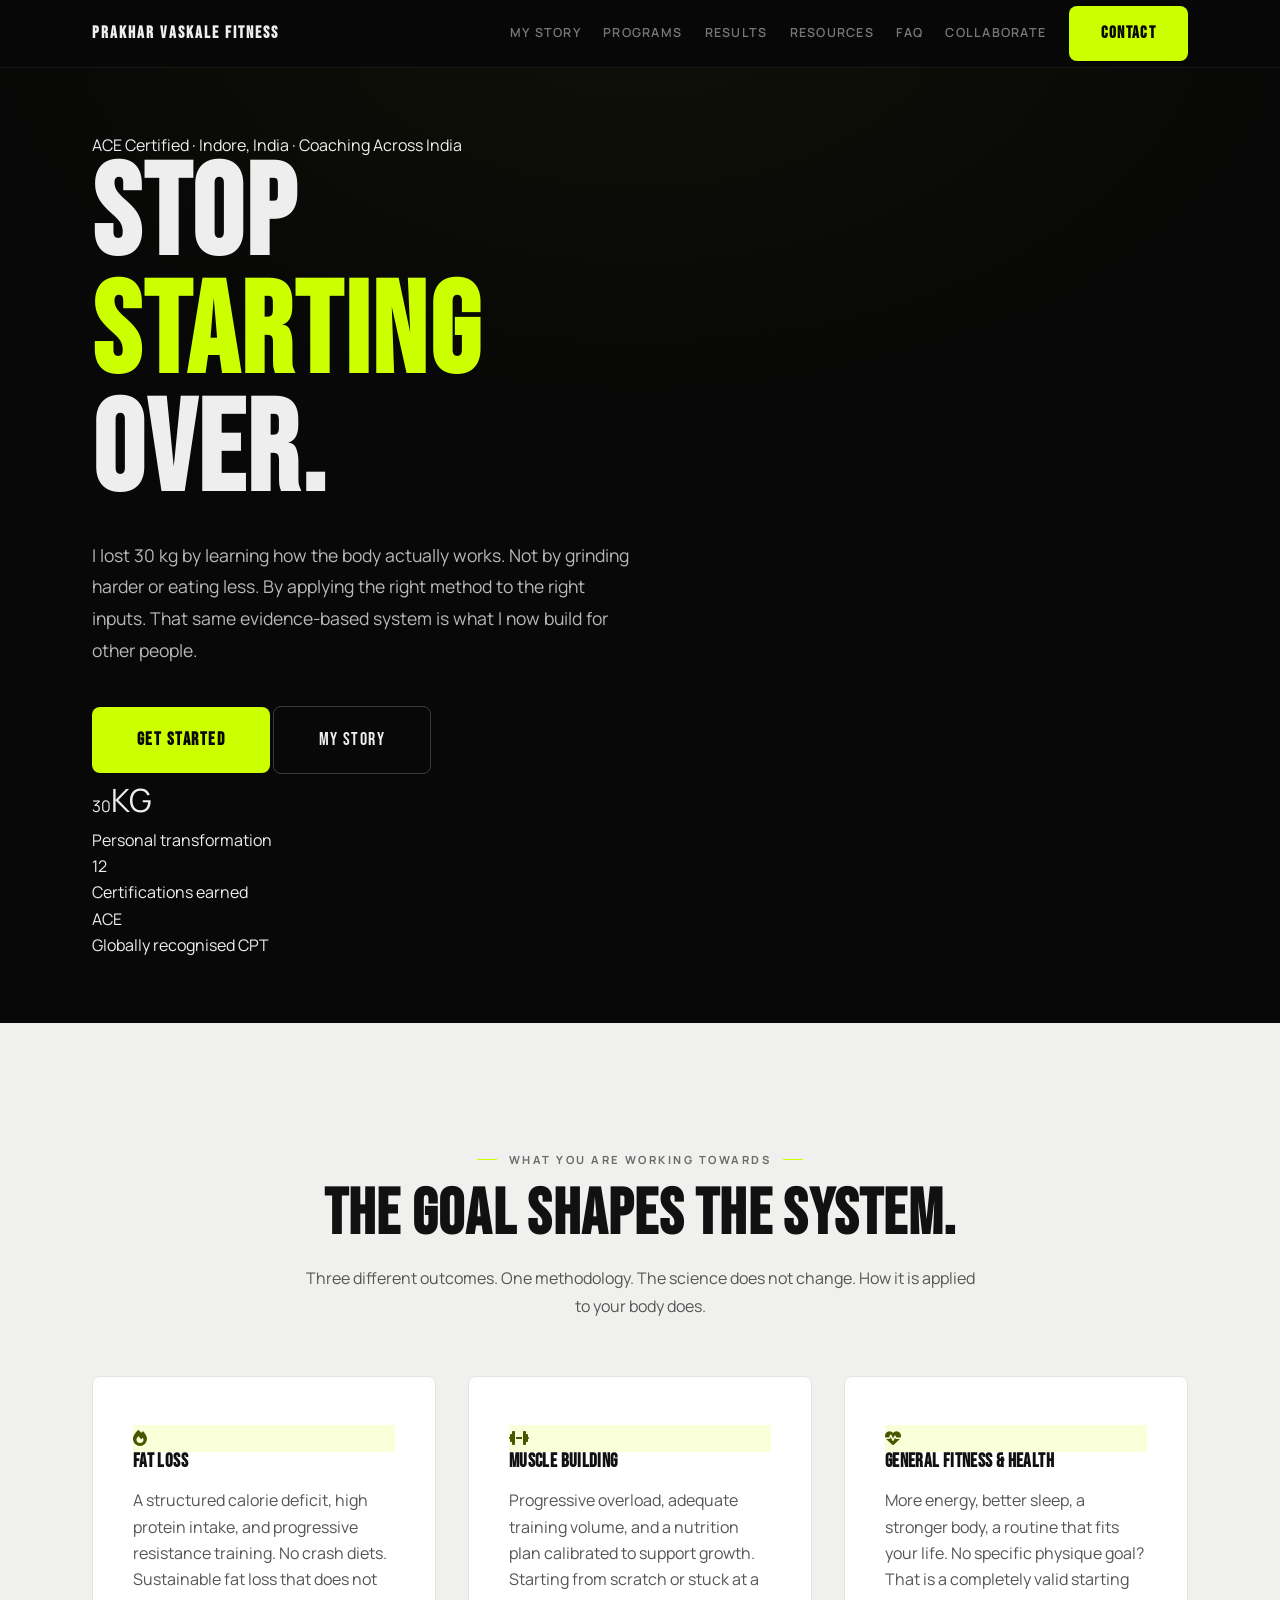
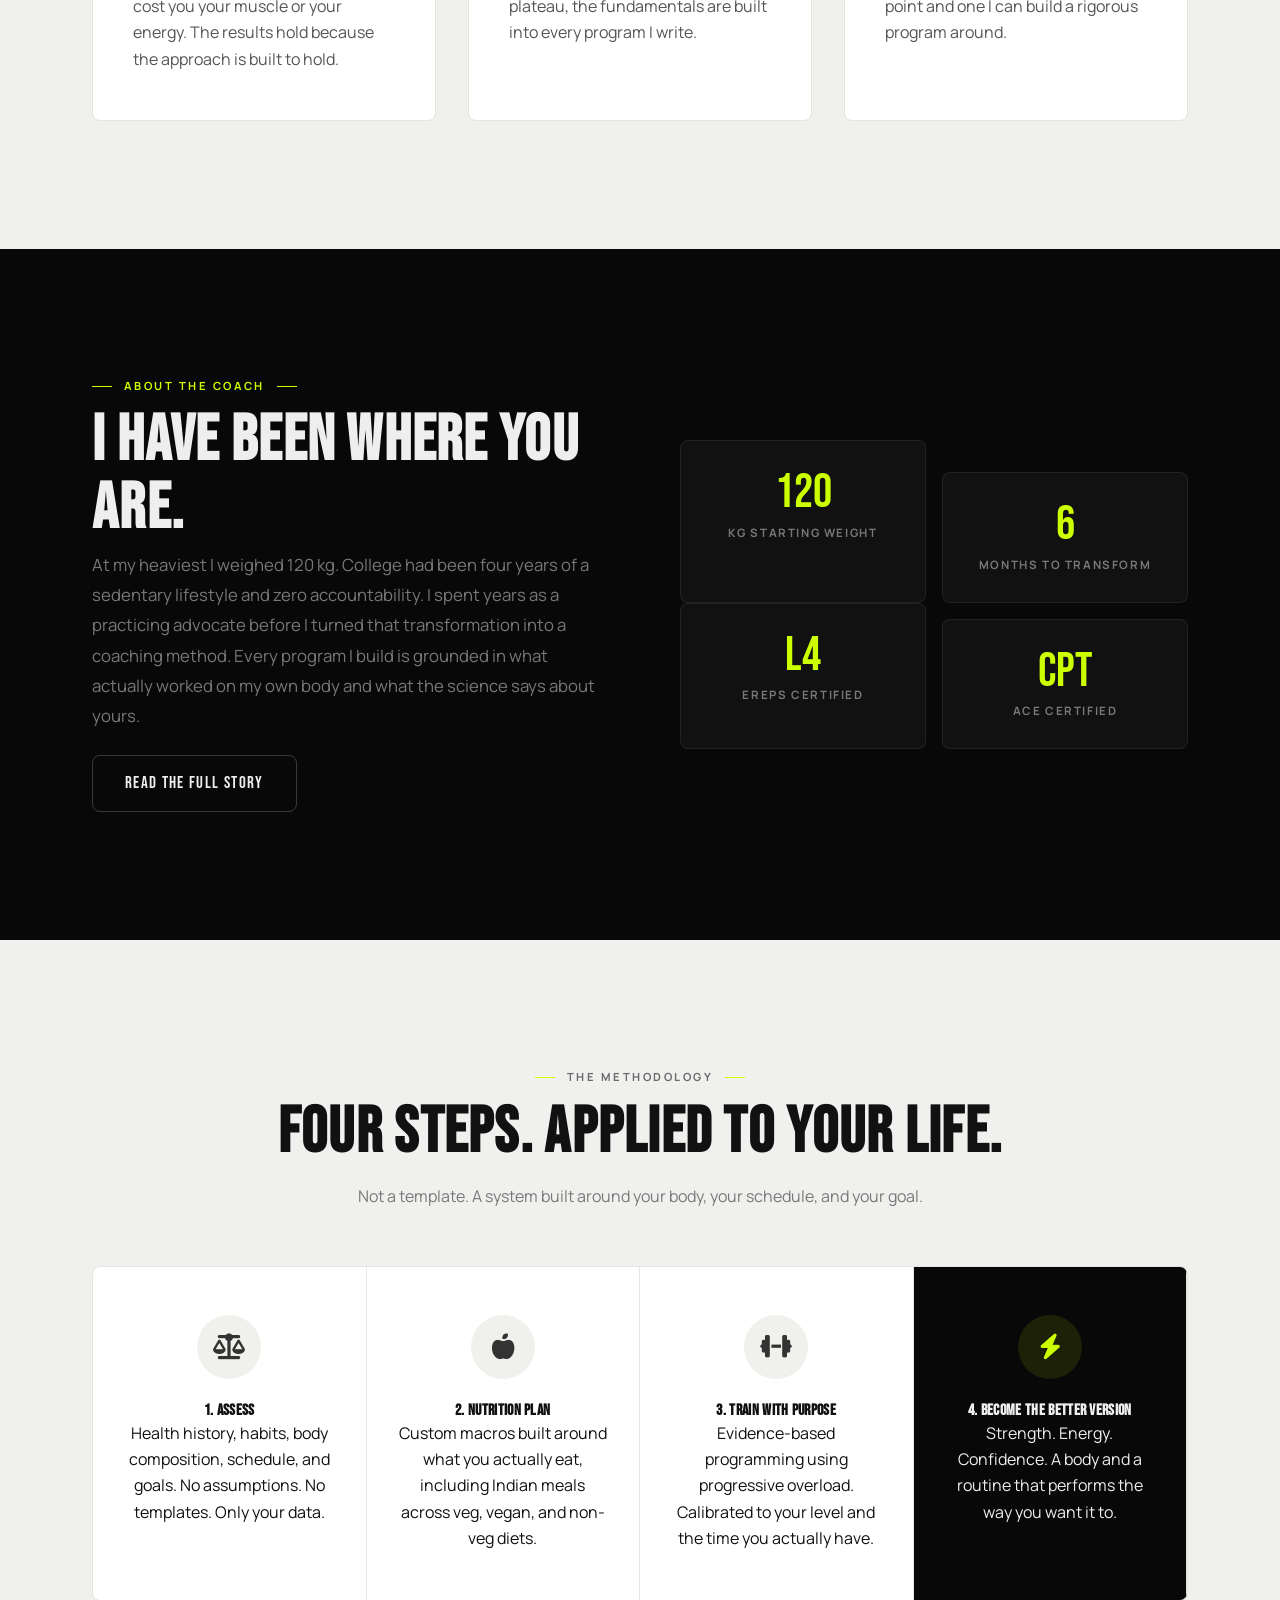
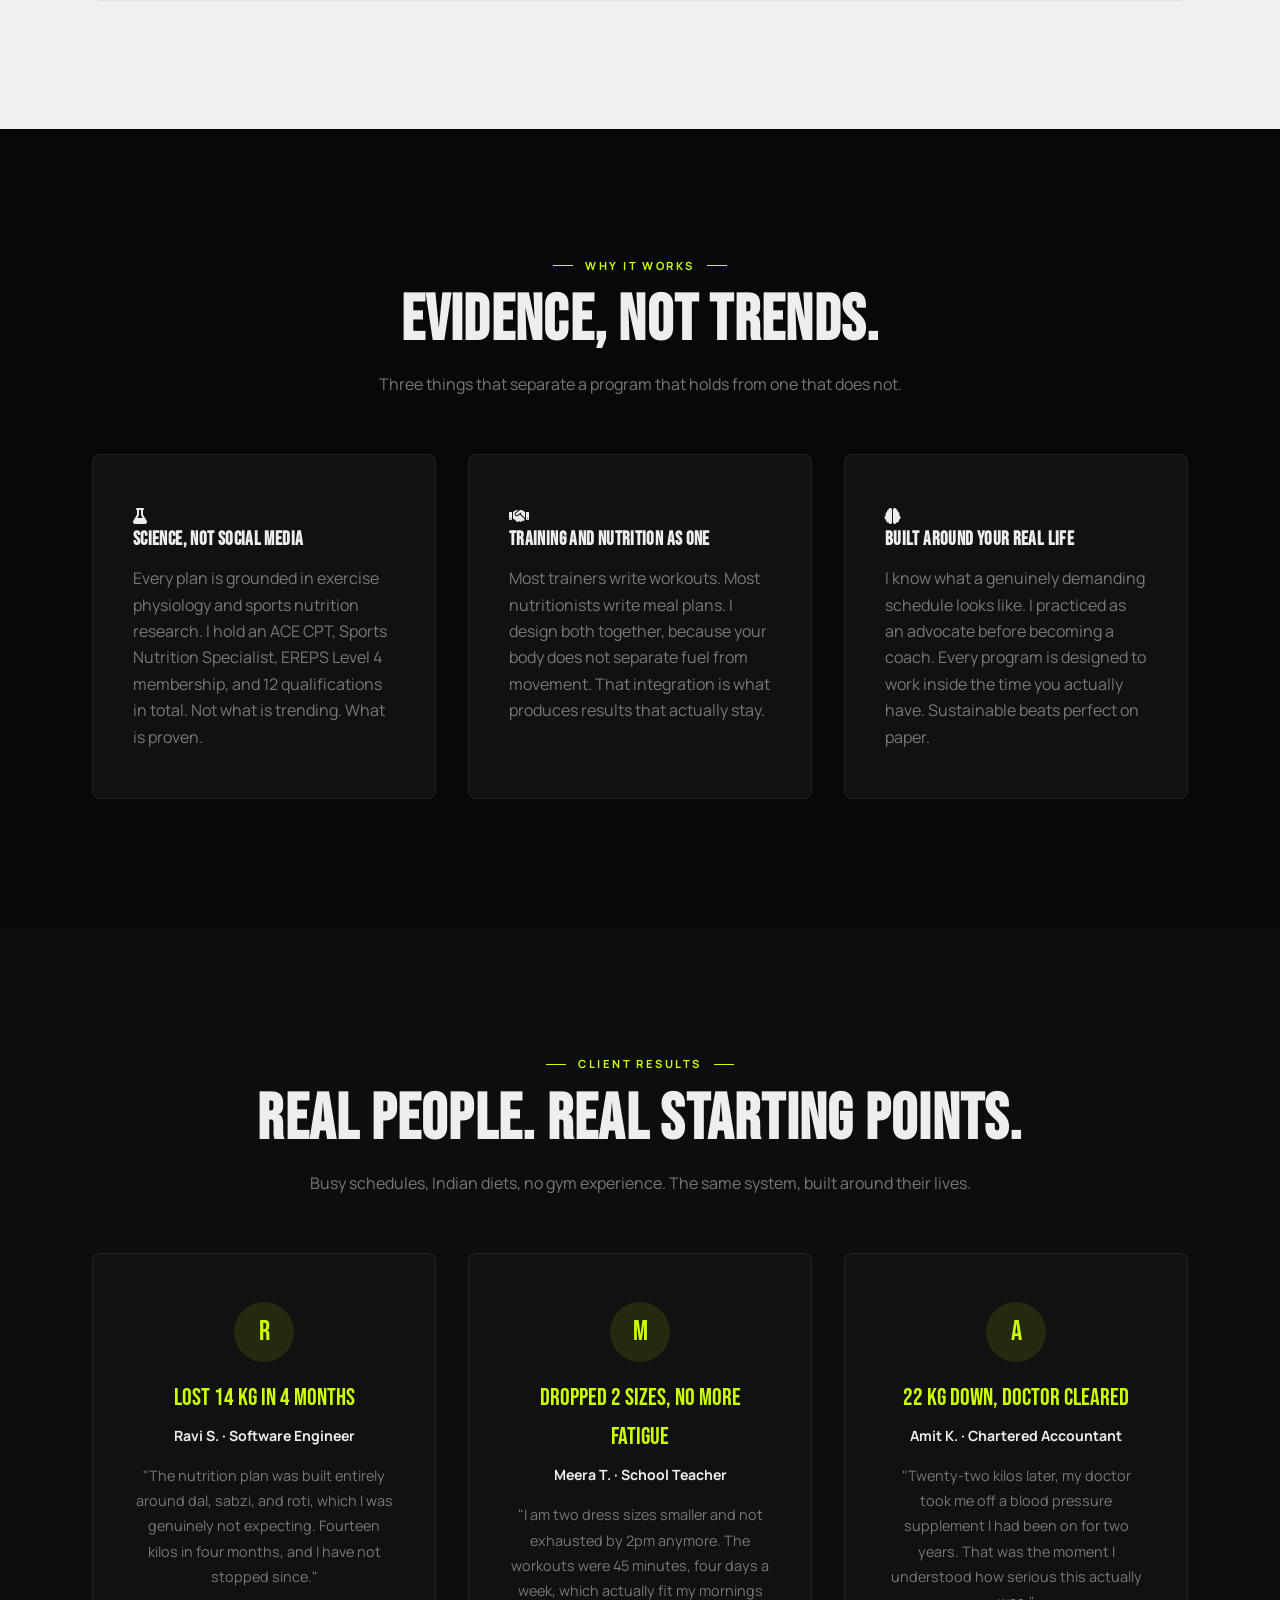
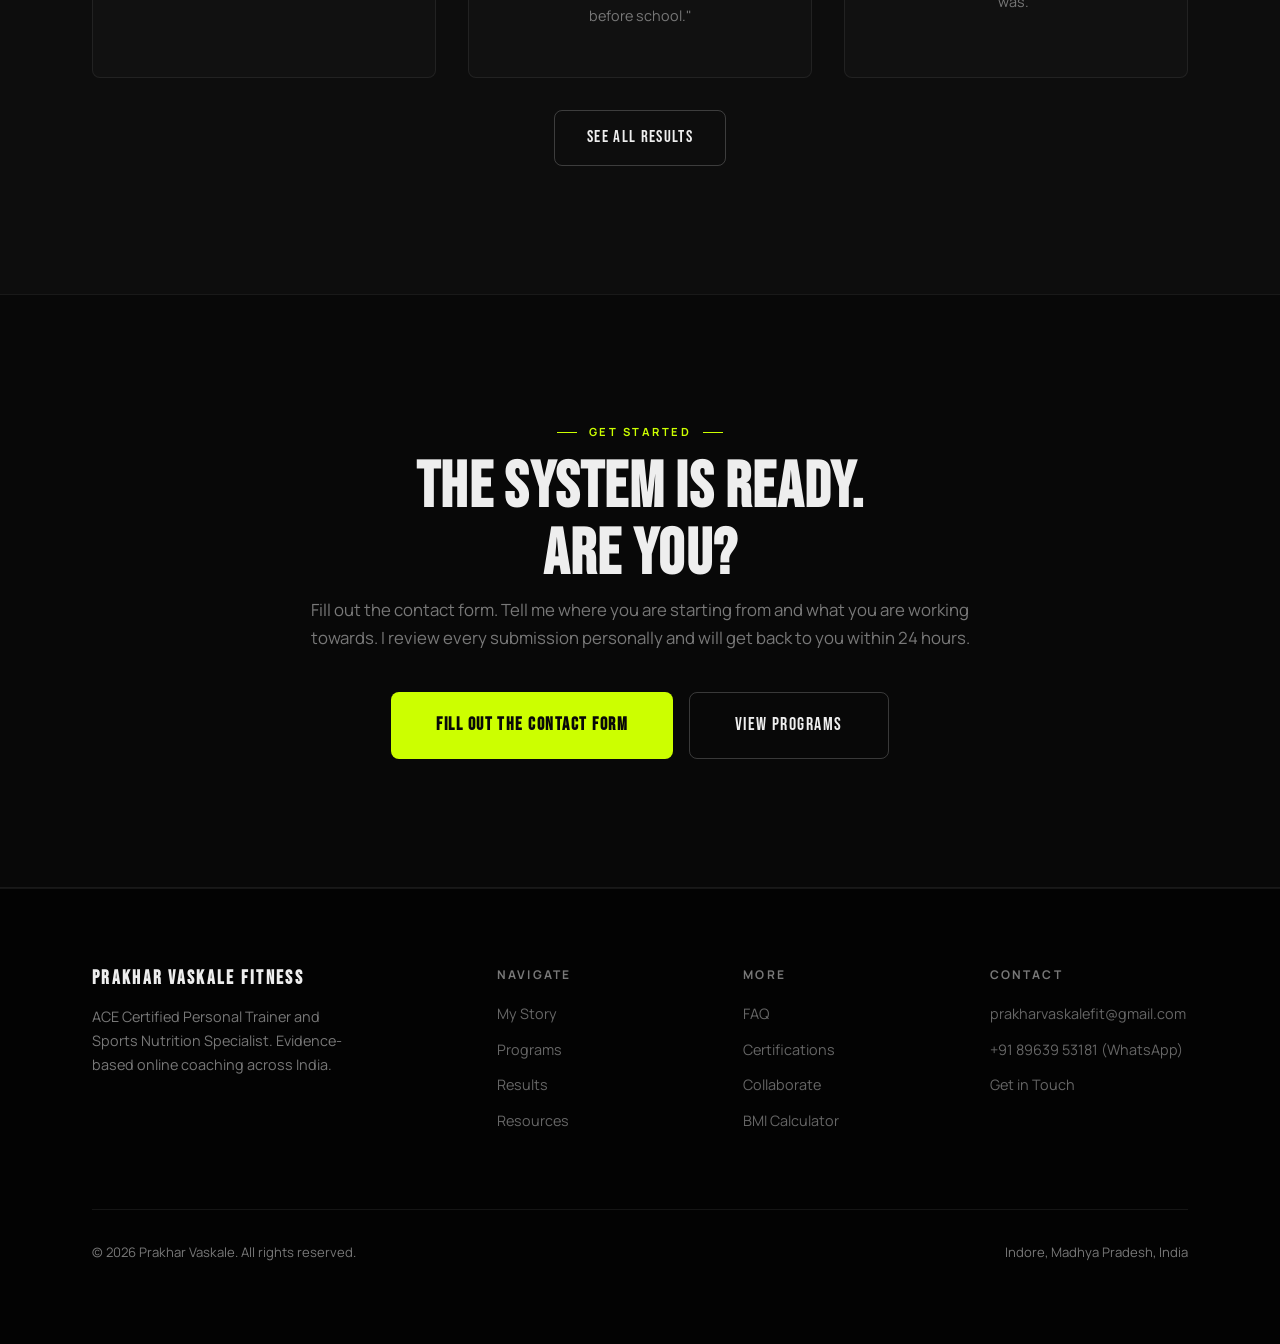
<file: index.html>
<!DOCTYPE html>
<html lang="en">
<head>
    <meta charset="UTF-8">
    <meta name="viewport" content="width=device-width, initial-scale=1.0">
    <title>Prakhar Vaskale Fitness | Online Personal Trainer & Nutrition Coach</title>
    <meta name="description" content="ACE Certified Personal Trainer and Sports Nutrition Specialist. Evidence-based online coaching for fat loss, muscle building, and general fitness. Based in Indore, coaching across India.">
    <link rel="preconnect" href="https://fonts.googleapis.com">
    <link rel="preconnect" href="https://fonts.gstatic.com" crossorigin>
    <link href="https://fonts.googleapis.com/css2?family=Bebas+Neue&family=Manrope:wght@400;500;600;700&display=swap" rel="stylesheet">
    <link rel="stylesheet" href="https://cdnjs.cloudflare.com/ajax/libs/font-awesome/6.4.0/css/all.min.css">
    <link rel="stylesheet" href="style.css">
</head>
<body>

    <nav class="navbar">
        <div class="nav-container">
            <a href="index.html" class="logo">PRAKHAR VASKALE FITNESS</a>
            <button class="nav-toggle" id="navToggle" aria-label="Toggle navigation" aria-expanded="false">
                <span></span><span></span><span></span>
            </button>
            <div class="nav-links" id="navLinks">
                <a href="story.html">My Story</a>
                <a href="programs.html">Programs</a>
                <a href="transformations.html">Results</a>
                <a href="resources.html">Resources</a>
                <a href="faq.html">FAQ</a>
                <a href="collaborations.html">Collaborate</a>
                <a href="contact.html" class="btn btn-accent">Contact</a>
            </div>
        </div>
    </nav>

    <header class="hero">
        <div class="hero-bg"></div>
        <div class="hero-noise"></div>
        <div class="hero-content reveal">
            <p class="hero-eyebrow">ACE Certified &middot; Indore, India &middot; Coaching Across India</p>
            <h1 class="hero-title">
                STOP
                <em>STARTING</em>
                OVER.
            </h1>
            <p class="hero-desc">I lost 30 kg by learning how the body actually works. Not by grinding harder or eating less. By applying the right method to the right inputs. That same evidence-based system is what I now build for other people.</p>
            <div class="hero-buttons">
                <a href="contact.html" class="btn btn-accent btn-large">Get Started</a>
                <a href="story.html" class="btn btn-outline btn-large">My Story</a>
            </div>
            <div class="hero-stats">
                <div>
                    <div class="hero-stat-number">30<span style="font-size:2rem;">KG</span></div>
                    <div class="hero-stat-label">Personal transformation</div>
                </div>
                <div>
                    <div class="hero-stat-number">12</div>
                    <div class="hero-stat-label">Certifications earned</div>
                </div>
                <div>
                    <div class="hero-stat-number">ACE</div>
                    <div class="hero-stat-label">Globally recognised CPT</div>
                </div>
            </div>
        </div>
    </header>

    <section class="section light-section">
        <div class="container">
            <div class="text-center mb-12 reveal">
                <p class="eyebrow" style="color:#6b6b6b;">What you are working towards</p>
                <h2 class="section-title text-dark">The Goal Shapes the System.</h2>
                <p class="section-subtitle text-dark mt-4 max-w-2xl mx-auto" style="color:#555;">Three different outcomes. One methodology. The science does not change. How it is applied to your body does.</p>
            </div>
            <div class="grid-3">
                <div class="feature-card reveal" style="background:#fff;border:1px solid #e5e5e0;">
                    <div class="icon-circle" style="background:rgba(204,255,0,0.15);color:#4a5500;"><i class="fa-solid fa-fire"></i></div>
                    <h3 class="mb-4" style="color:var(--text-dark);">Fat Loss</h3>
                    <p style="color:#555;">A structured calorie deficit, high protein intake, and progressive resistance training. No crash diets. Sustainable fat loss that does not cost you your muscle or your energy. The results hold because the approach is built to hold.</p>
                </div>
                <div class="feature-card reveal delay-1" style="background:#fff;border:1px solid #e5e5e0;">
                    <div class="icon-circle" style="background:rgba(204,255,0,0.15);color:#4a5500;"><i class="fa-solid fa-dumbbell"></i></div>
                    <h3 class="mb-4" style="color:var(--text-dark);">Muscle Building</h3>
                    <p style="color:#555;">Progressive overload, adequate training volume, and a nutrition plan calibrated to support growth. Starting from scratch or stuck at a plateau, the fundamentals are built into every program I write.</p>
                </div>
                <div class="feature-card reveal delay-2" style="background:#fff;border:1px solid #e5e5e0;">
                    <div class="icon-circle" style="background:rgba(204,255,0,0.15);color:#4a5500;"><i class="fa-solid fa-heart-pulse"></i></div>
                    <h3 class="mb-4" style="color:var(--text-dark);">General Fitness &amp; Health</h3>
                    <p style="color:#555;">More energy, better sleep, a stronger body, a routine that fits your life. No specific physique goal? That is a completely valid starting point and one I can build a rigorous program around.</p>
                </div>
            </div>
        </div>
    </section>

    <section class="section dark-section">
        <div class="container">
            <div style="display:grid;grid-template-columns:repeat(auto-fit,minmax(320px,1fr));gap:5rem;align-items:center;">
                <div class="reveal">
                    <p class="eyebrow" style="justify-content:flex-start;">About the coach</p>
                    <h2 class="section-title mb-6">I Have Been Where You Are.</h2>
                    <p class="text-muted mb-6" style="font-size:1.05rem;line-height:1.8;">At my heaviest I weighed 120 kg. College had been four years of a sedentary lifestyle and zero accountability. I spent years as a practicing advocate before I turned that transformation into a coaching method. Every program I build is grounded in what actually worked on my own body and what the science says about yours.</p>
                    <a href="story.html" class="btn btn-outline">Read the Full Story</a>
                </div>
                <div style="display:grid;grid-template-columns:1fr 1fr;gap:1rem;">
                    <div class="stat-card reveal delay-1">
                        <div class="stat-number">120</div>
                        <div class="stat-label">kg starting weight</div>
                    </div>
                    <div class="stat-card reveal delay-2" style="margin-top:2rem;">
                        <div class="stat-number">6</div>
                        <div class="stat-label">months to transform</div>
                    </div>
                    <div class="stat-card reveal delay-1" style="margin-top:-1rem;">
                        <div class="stat-number">L4</div>
                        <div class="stat-label">EREPS certified</div>
                    </div>
                    <div class="stat-card reveal delay-2">
                        <div class="stat-number">CPT</div>
                        <div class="stat-label">ACE certified</div>
                    </div>
                </div>
            </div>
        </div>
    </section>

    <section class="section light-section">
        <div class="container">
            <div class="text-center mb-12 reveal">
                <p class="eyebrow" style="color:#6b6b6b;">The methodology</p>
                <h2 class="section-title text-dark">Four Steps. Applied to Your Life.</h2>
                <p class="section-subtitle text-dark mt-4">Not a template. A system built around your body, your schedule, and your goal.</p>
            </div>
            <div class="flowchart reveal" style="border:1px solid #e5e5e0;border-radius:8px;overflow:hidden;">
                <div class="flow-step">
                    <div class="flow-icon"><i class="fa-solid fa-scale-balanced"></i></div>
                    <h4>1. Assess</h4>
                    <p>Health history, habits, body composition, schedule, and goals. No assumptions. No templates. Only your data.</p>
                </div>
                <div class="flow-step">
                    <div class="flow-icon"><i class="fa-solid fa-apple-whole"></i></div>
                    <h4>2. Nutrition Plan</h4>
                    <p>Custom macros built around what you actually eat, including Indian meals across veg, vegan, and non-veg diets.</p>
                </div>
                <div class="flow-step">
                    <div class="flow-icon"><i class="fa-solid fa-dumbbell"></i></div>
                    <h4>3. Train with Purpose</h4>
                    <p>Evidence-based programming using progressive overload. Calibrated to your level and the time you actually have.</p>
                </div>
                <div class="flow-step highlight">
                    <div class="flow-icon"><i class="fa-solid fa-bolt"></i></div>
                    <h4>4. Become the Better Version</h4>
                    <p>Strength. Energy. Confidence. A body and a routine that performs the way you want it to.</p>
                </div>
            </div>
        </div>
    </section>

    <section class="section dark-section">
        <div class="container">
            <div class="text-center mb-12 reveal">
                <p class="eyebrow">Why it works</p>
                <h2 class="section-title">Evidence, Not Trends.</h2>
                <p class="section-subtitle mt-4 max-w-2xl mx-auto">Three things that separate a program that holds from one that does not.</p>
            </div>
            <div class="grid-3">
                <div class="feature-card reveal delay-1">
                    <div class="icon-circle"><i class="fa-solid fa-flask"></i></div>
                    <h3 class="mb-4">Science, Not Social Media</h3>
                    <p class="text-muted">Every plan is grounded in exercise physiology and sports nutrition research. I hold an ACE CPT, Sports Nutrition Specialist, EREPS Level 4 membership, and 12 qualifications in total. Not what is trending. What is proven.</p>
                </div>
                <div class="feature-card reveal delay-2">
                    <div class="icon-circle"><i class="fa-solid fa-handshake"></i></div>
                    <h3 class="mb-4">Training and Nutrition as One</h3>
                    <p class="text-muted">Most trainers write workouts. Most nutritionists write meal plans. I design both together, because your body does not separate fuel from movement. That integration is what produces results that actually stay.</p>
                </div>
                <div class="feature-card reveal delay-3">
                    <div class="icon-circle"><i class="fa-solid fa-brain"></i></div>
                    <h3 class="mb-4">Built Around Your Real Life</h3>
                    <p class="text-muted">I know what a genuinely demanding schedule looks like. I practiced as an advocate before becoming a coach. Every program is designed to work inside the time you actually have. Sustainable beats perfect on paper.</p>
                </div>
            </div>
        </div>
    </section>

    <section class="section darker-section">
        <div class="container">
            <div class="text-center mb-12 reveal">
                <p class="eyebrow">Client results</p>
                <h2 class="section-title">Real People. Real Starting Points.</h2>
                <p class="section-subtitle mt-4">Busy schedules, Indian diets, no gym experience. The same system, built around their lives.</p>
            </div>
            <div class="grid-3">
                <div class="feature-card text-center reveal delay-1">
                    <div class="testimonial-avatar" style="width:60px;height:60px;border-radius:50%;background:var(--accent-dim);display:flex;align-items:center;justify-content:center;margin:0 auto 1rem;font-family:var(--font-heading);font-size:1.75rem;color:var(--accent);">R</div>
                    <p class="text-accent" style="font-family:var(--font-heading);font-size:1.5rem;margin-bottom:0.4rem;">Lost 14 kg in 4 Months</p>
                    <p class="font-bold mb-4" style="font-size:0.88rem;">Ravi S. &middot; Software Engineer</p>
                    <p class="text-muted" style="font-size:0.9rem;line-height:1.75;">"The nutrition plan was built entirely around dal, sabzi, and roti, which I was genuinely not expecting. Fourteen kilos in four months, and I have not stopped since."</p>
                </div>
                <div class="feature-card text-center reveal delay-2">
                    <div style="width:60px;height:60px;border-radius:50%;background:var(--accent-dim);display:flex;align-items:center;justify-content:center;margin:0 auto 1rem;font-family:var(--font-heading);font-size:1.75rem;color:var(--accent);">M</div>
                    <p class="text-accent" style="font-family:var(--font-heading);font-size:1.5rem;margin-bottom:0.4rem;">Dropped 2 Sizes, No More Fatigue</p>
                    <p class="font-bold mb-4" style="font-size:0.88rem;">Meera T. &middot; School Teacher</p>
                    <p class="text-muted" style="font-size:0.9rem;line-height:1.75;">"I am two dress sizes smaller and not exhausted by 2pm anymore. The workouts were 45 minutes, four days a week, which actually fit my mornings before school."</p>
                </div>
                <div class="feature-card text-center reveal delay-3">
                    <div style="width:60px;height:60px;border-radius:50%;background:var(--accent-dim);display:flex;align-items:center;justify-content:center;margin:0 auto 1rem;font-family:var(--font-heading);font-size:1.75rem;color:var(--accent);">A</div>
                    <p class="text-accent" style="font-family:var(--font-heading);font-size:1.5rem;margin-bottom:0.4rem;">22 kg Down, Doctor Cleared</p>
                    <p class="font-bold mb-4" style="font-size:0.88rem;">Amit K. &middot; Chartered Accountant</p>
                    <p class="text-muted" style="font-size:0.9rem;line-height:1.75;">"Twenty-two kilos later, my doctor took me off a blood pressure supplement I had been on for two years. That was the moment I understood how serious this actually was."</p>
                </div>
            </div>
            <div class="text-center mt-8 reveal">
                <a href="transformations.html" class="btn btn-outline">See All Results</a>
            </div>
        </div>
    </section>

    <section class="section dark-section text-center border-y">
        <div class="container reveal">
            <p class="eyebrow">Get started</p>
            <h2 class="section-title mb-6">The System Is Ready.<br>Are You?</h2>
            <p class="text-muted mb-10 max-w-2xl mx-auto" style="font-size:1.05rem;">Fill out the contact form. Tell me where you are starting from and what you are working towards. I review every submission personally and will get back to you within 24 hours.</p>
            <div style="display:flex;gap:1rem;justify-content:center;flex-wrap:wrap;">
                <a href="contact.html" class="btn btn-accent btn-large">Fill Out the Contact Form</a>
                <a href="programs.html" class="btn btn-outline btn-large">View Programs</a>
            </div>
        </div>
    </section>

    <footer class="footer">
        <div class="container reveal">
            <div class="footer-grid">
                <div>
                    <div class="logo footer-logo">PRAKHAR VASKALE FITNESS</div>
                    <p class="footer-tagline">ACE Certified Personal Trainer and Sports Nutrition Specialist. Evidence-based online coaching across India.</p>
                </div>
                <div class="footer-col">
                    <h4>Navigate</h4>
                    <a href="story.html">My Story</a>
                    <a href="programs.html">Programs</a>
                    <a href="transformations.html">Results</a>
                    <a href="resources.html">Resources</a>
                </div>
                <div class="footer-col">
                    <h4>More</h4>
                    <a href="faq.html">FAQ</a>
                    <a href="certifications.html">Certifications</a>
                    <a href="collaborations.html">Collaborate</a>
                    <a href="calculator.html">BMI Calculator</a>
                </div>
                <div class="footer-col">
                    <h4>Contact</h4>
                    <a href="mailto:prakharvaskalefit@gmail.com">prakharvaskalefit@gmail.com</a>
                    <a href="https://wa.me/918963953181" target="_blank" rel="noopener">+91 89639 53181 (WhatsApp)</a>
                    <a href="contact.html">Get in Touch</a>
                </div>
            </div>
            <div class="footer-bottom">
                <span>&copy; 2026 Prakhar Vaskale. All rights reserved.</span>
                <span>Indore, Madhya Pradesh, India</span>
            </div>
        </div>
    </footer>

    <script>
    document.addEventListener('DOMContentLoaded', function() {
        // 1. Intersection Observer for Smooth Reveals
        var observerOptions = { root: null, rootMargin: '0px', threshold: 0.15 };
        var observer = new IntersectionObserver(function(entries, observer) {
            entries.forEach(function(entry) {
                if (entry.isIntersecting) {
                    entry.target.classList.add('is-visible');
                    observer.unobserve(entry.target);
                }
            });
        }, observerOptions);

        document.querySelectorAll('.reveal').forEach(function(el) {
            observer.observe(el);
        });

        // 2. Navigation Scroll Behavior
        var nav = document.querySelector('.navbar');
        var lastY = 0, ticking = false;
        
        window.addEventListener('scroll', function() {
            if (!ticking) {
                window.requestAnimationFrame(function() {
                    var y = window.scrollY;
                    if (y > lastY && y > 90) { nav.classList.add('nav-up'); }
                    else { nav.classList.remove('nav-up'); }
                    nav.classList.toggle('nav-scrolled', y > 12);
                    lastY = y; ticking = false;
                });
                ticking = true;
            }
        }, { passive: true });

        // 3. Mobile Hamburger Toggle
        var t = document.getElementById('navToggle');
        var l = document.getElementById('navLinks');
        
        if (t && l) {
            t.addEventListener('click', function(e) {
                e.stopPropagation();
                var isOpen = l.classList.contains('open');
                if (isOpen) {
                    l.classList.remove('open');
                    t.classList.remove('open');
                    t.setAttribute('aria-expanded', 'false');
                } else {
                    l.classList.add('open');
                    t.classList.add('open');
                    t.setAttribute('aria-expanded', 'true');
                }
            });

            l.querySelectorAll('a').forEach(function(a) {
                a.addEventListener('click', function() {
                    l.classList.remove('open');
                    t.classList.remove('open');
                    t.setAttribute('aria-expanded', 'false');
                });
            });

            document.addEventListener('click', function(e) {
                if (l.classList.contains('open') && !t.contains(e.target) && !l.contains(e.target)) {
                    l.classList.remove('open');
                    t.classList.remove('open');
                    t.setAttribute('aria-expanded', 'false');
                }
            });
        }

        // 4. FAQ Dropdown Toggle (Only fires on pages with FAQs)
        var faqBtns = document.querySelectorAll('.faq-question-btn');
        if (faqBtns.length > 0) {
            faqBtns.forEach(function(btn) {
                btn.addEventListener('click', function() {
                    var expanded = this.getAttribute('aria-expanded') === 'true';
                    this.setAttribute('aria-expanded', !expanded);
                    var answer = this.nextElementSibling;
                    if (answer && answer.classList.contains('faq-answer')) {
                        if (!expanded) {
                            answer.classList.add('open');
                        } else {
                            answer.classList.remove('open');
                        }
                    }
                });
            });
        }
    });
    </script>
</body>
</html>
</file>
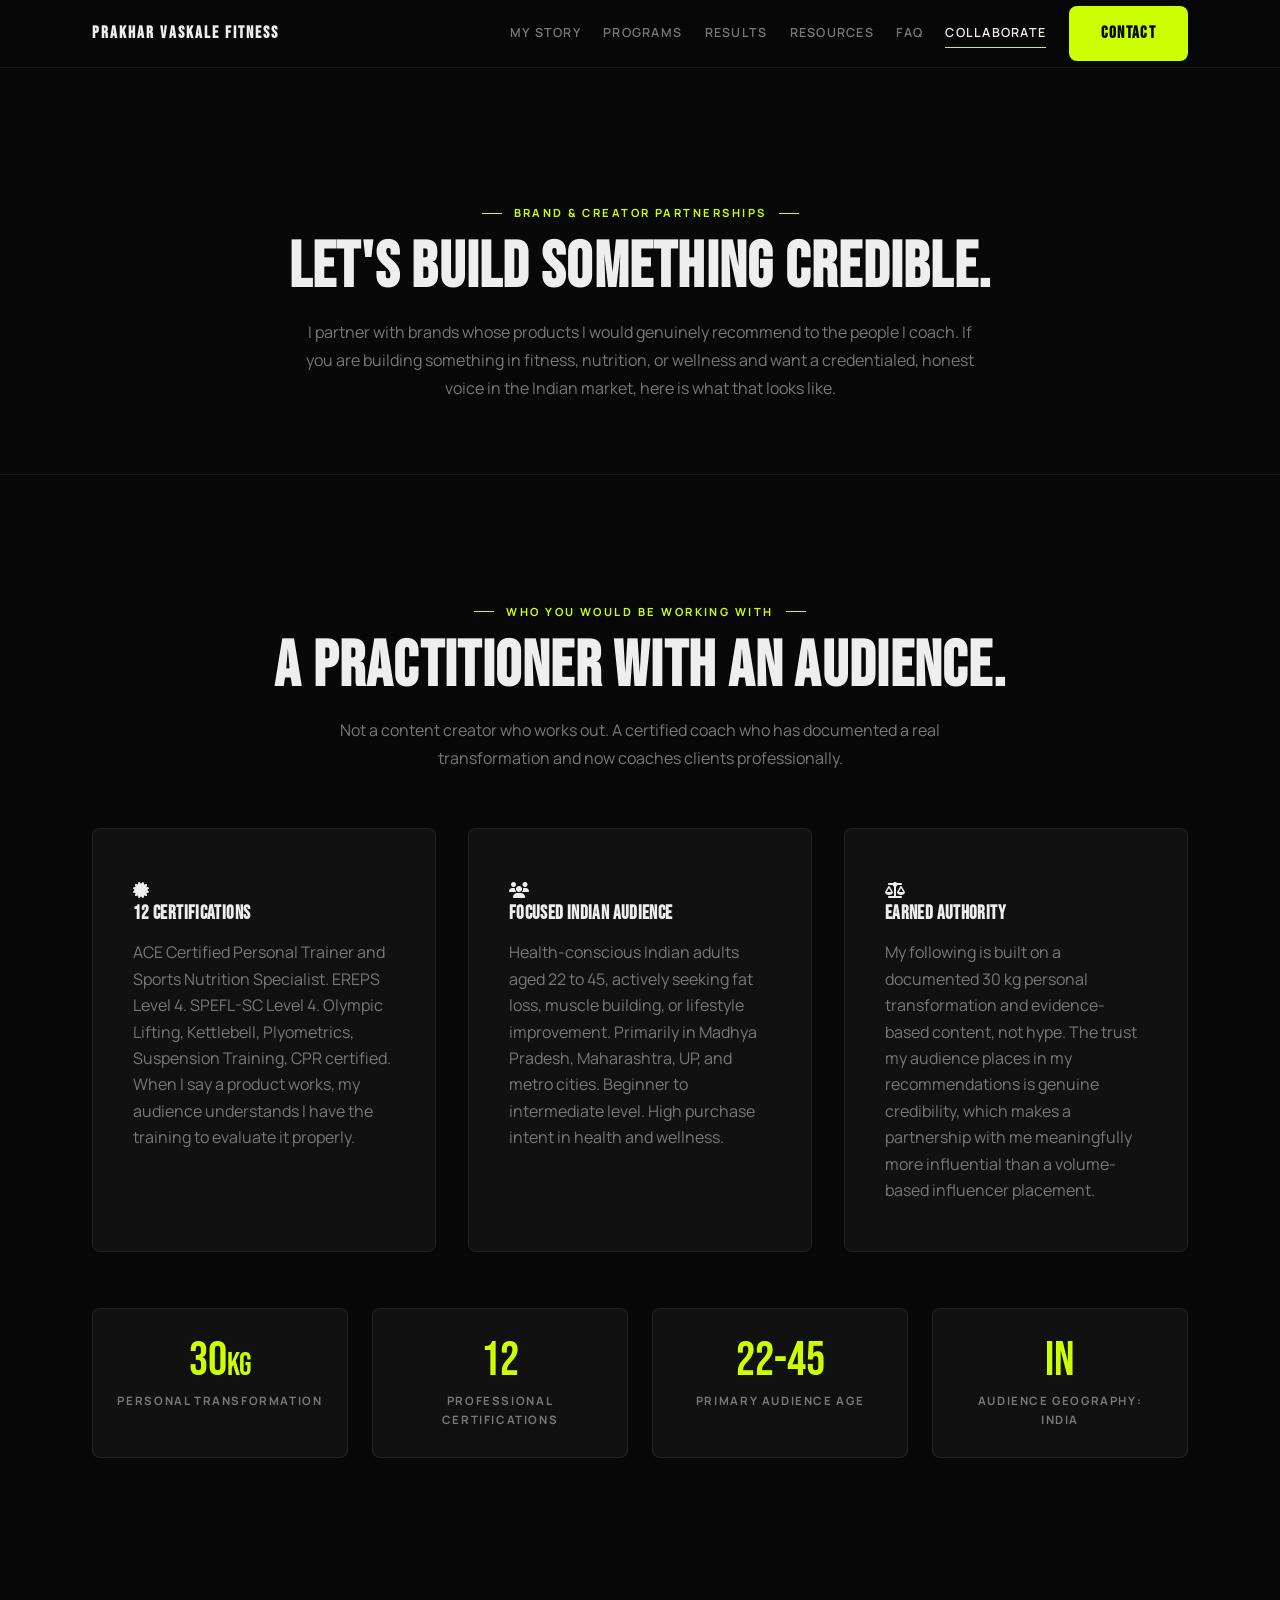
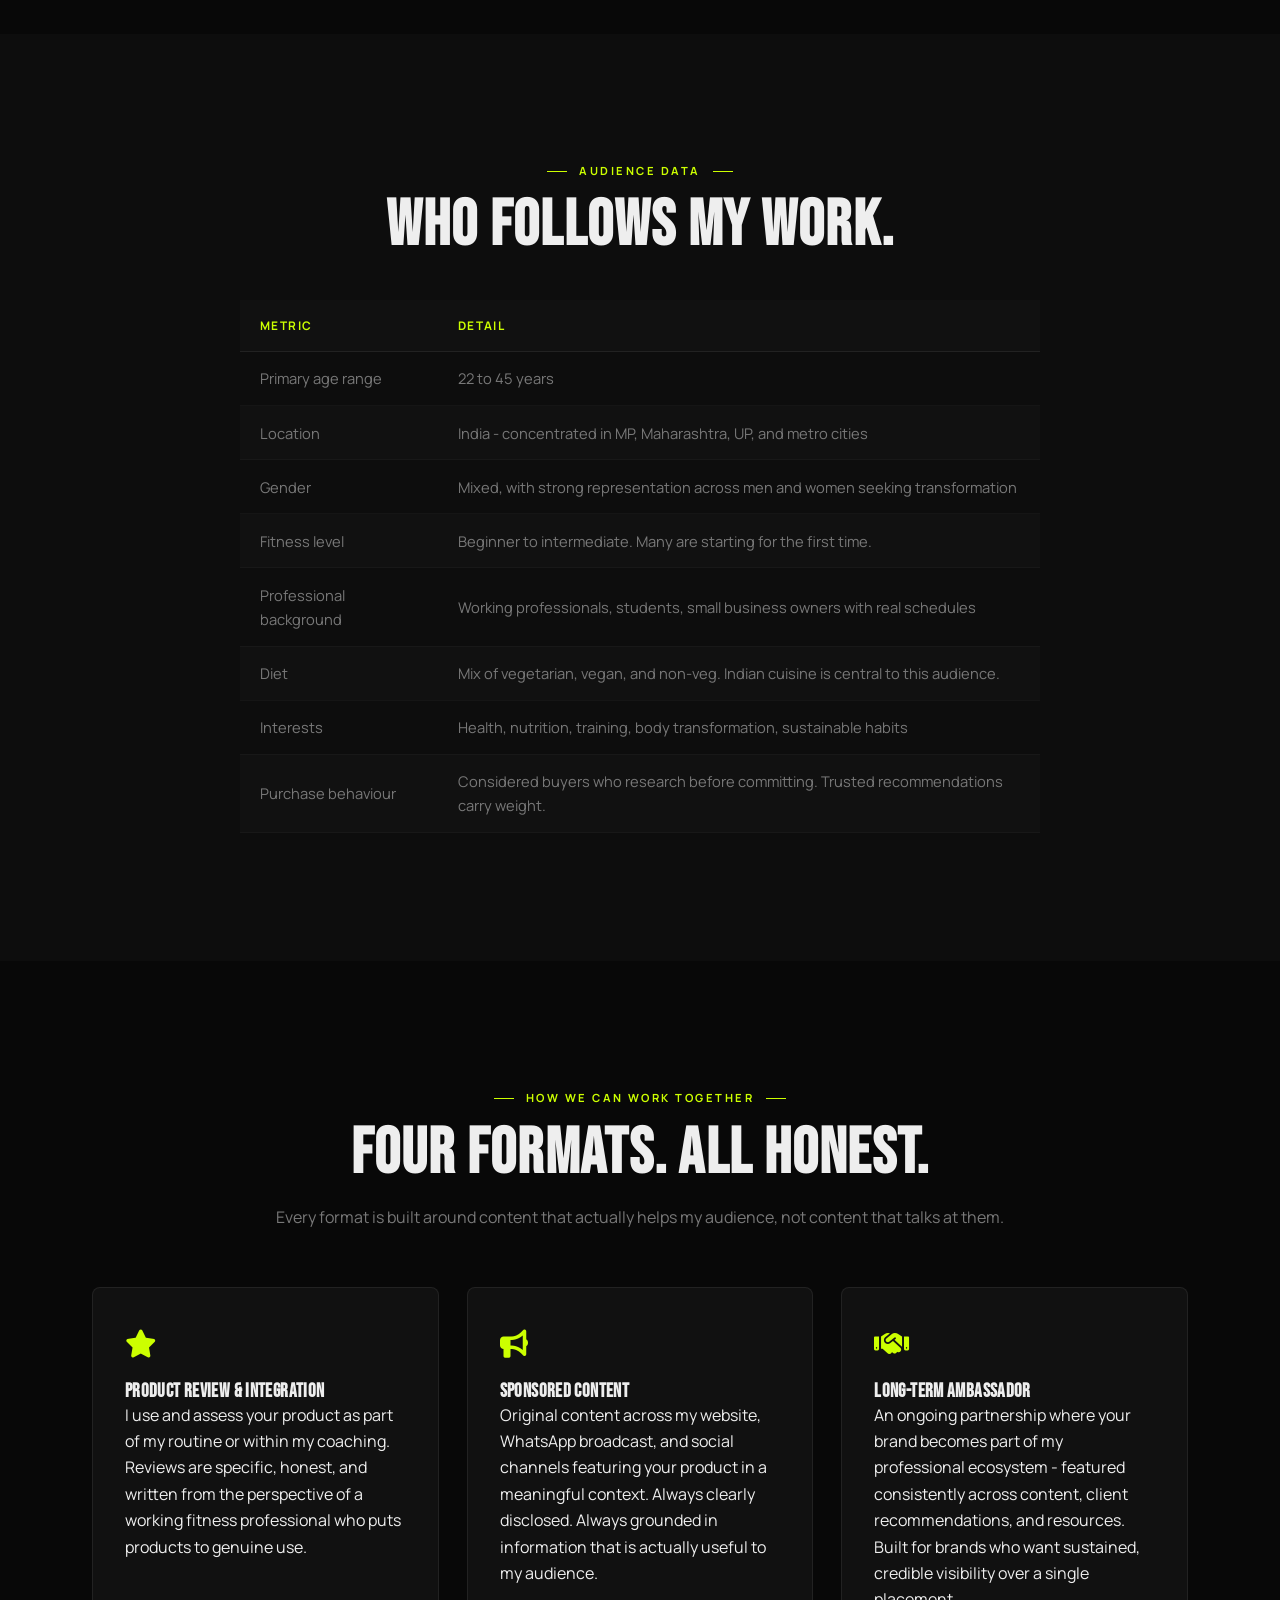
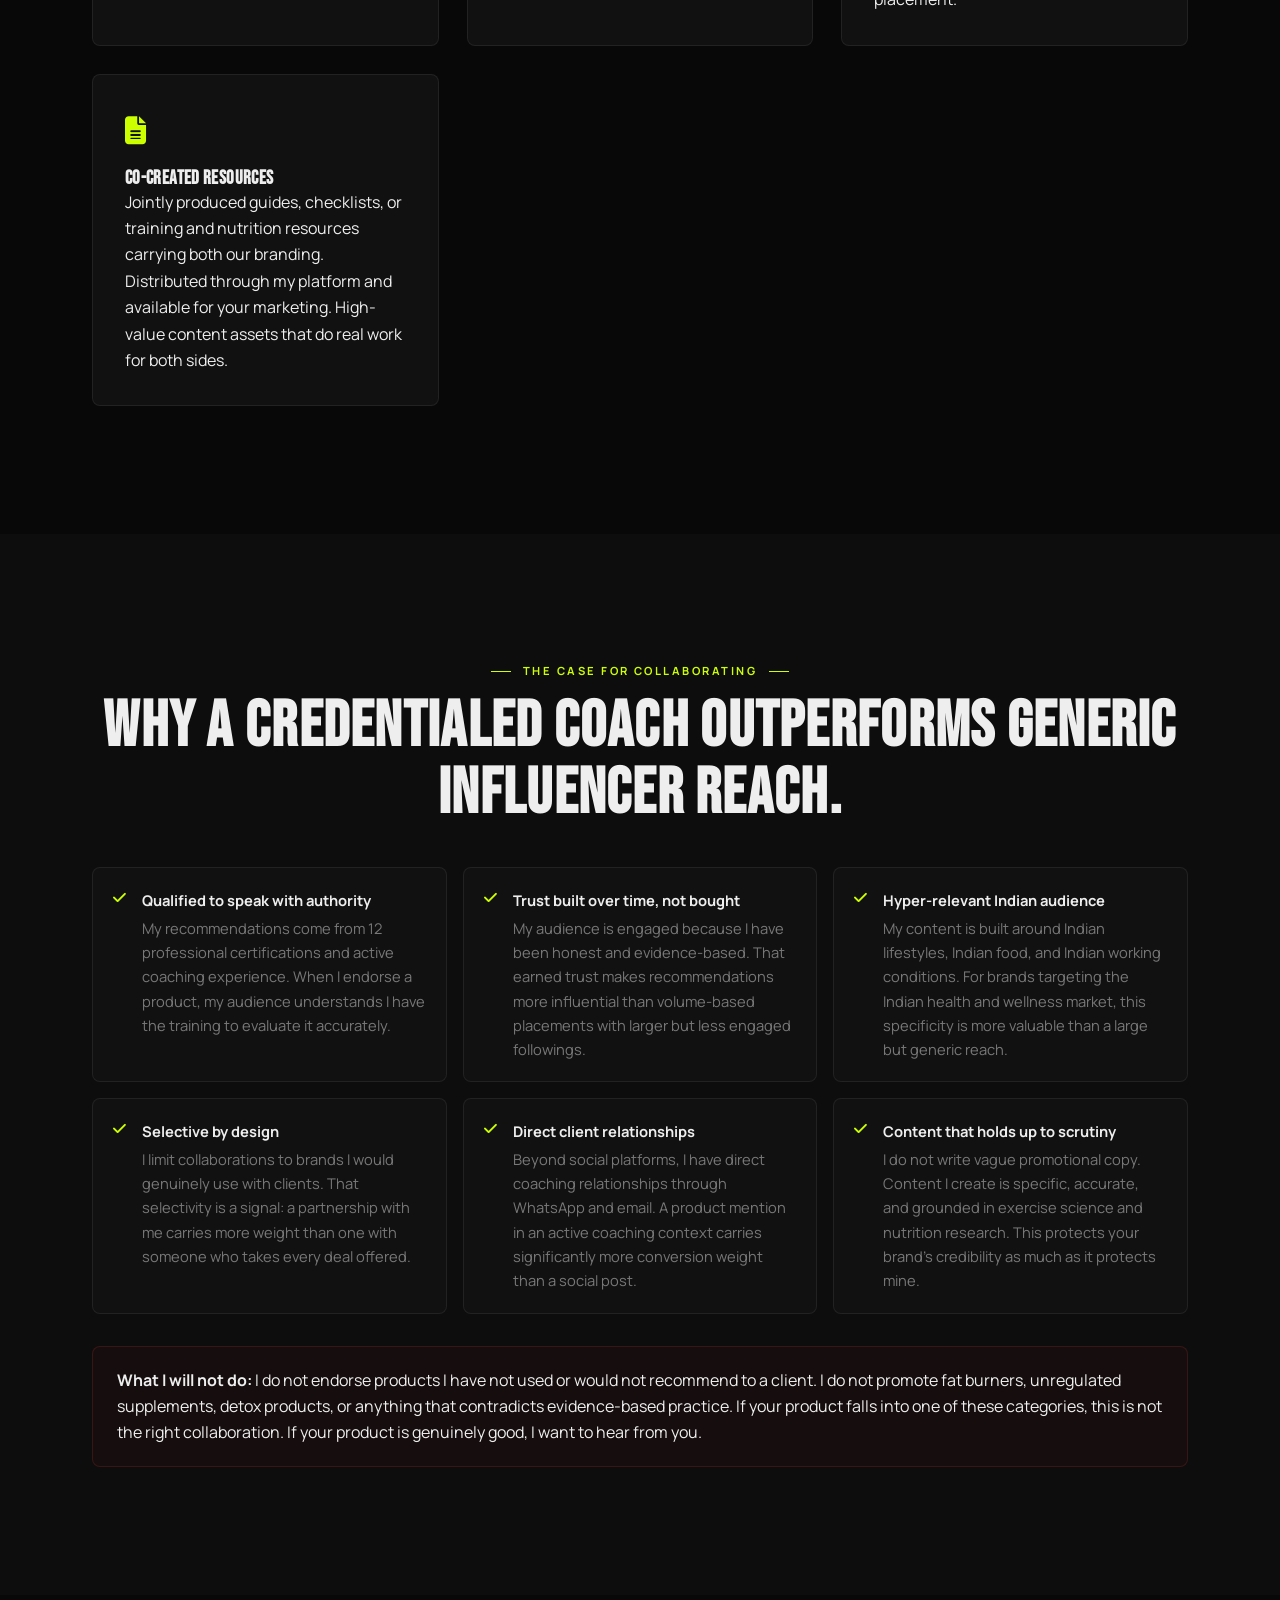
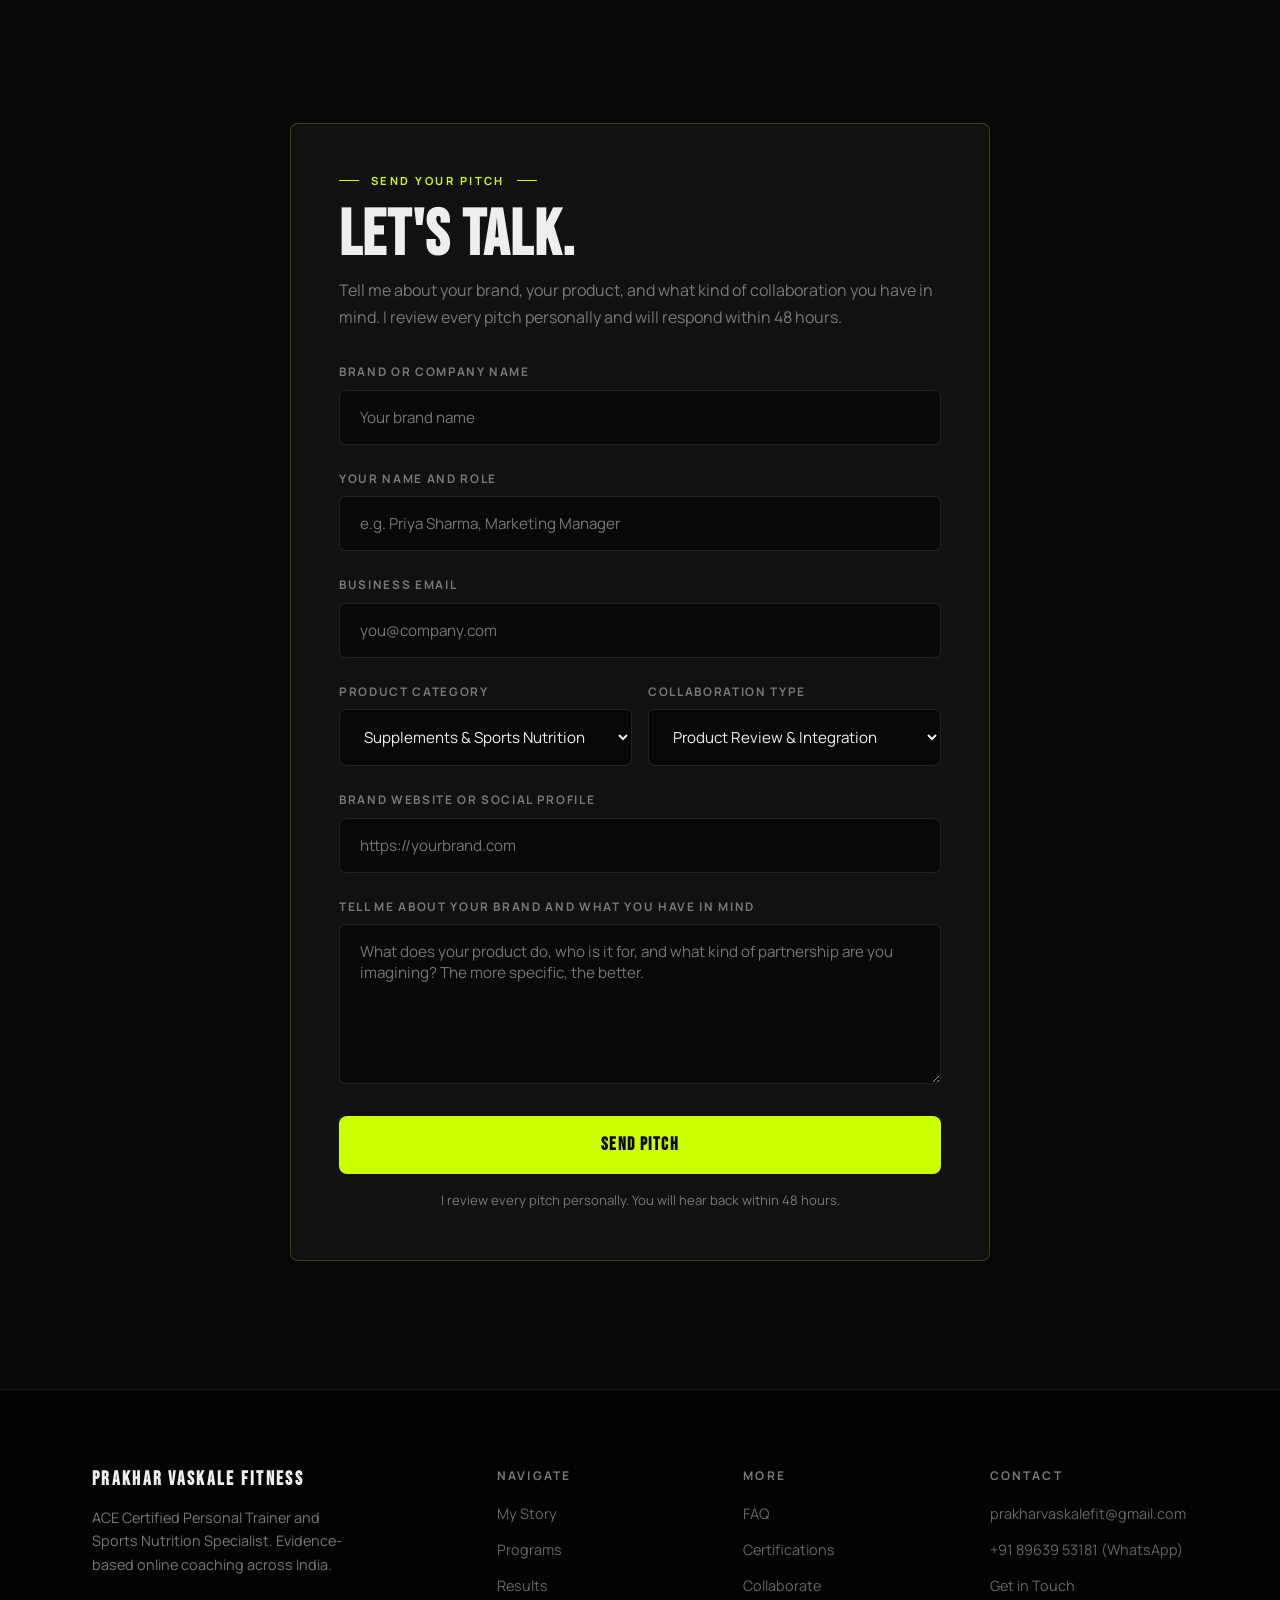
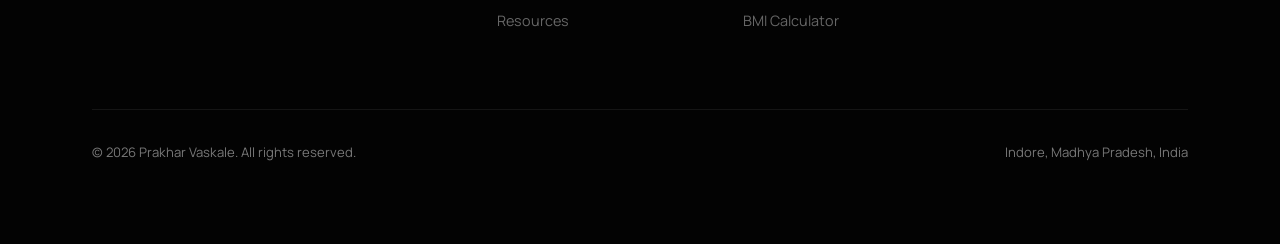
<file: brands.html>
<!DOCTYPE html>
<html lang="en">
<head>
    <meta charset="UTF-8">
    <meta name="viewport" content="width=device-width, initial-scale=1.0">
    <title>Collaborate | Prakhar Vaskale Fitness</title>
    <meta http-equiv="refresh" content="0;url=collaborations.html">
    <link rel="canonical" href="collaborations.html">
    <link rel="stylesheet" href="style.css">
</head>
<body>
    <p style="padding: 2rem; color: var(--text-main);">Redirecting to <a href="collaborations.html" style="color: var(--accent);">collaborations page</a>...</p>
    <script>window.location.replace('collaborations.html');</script>
</body>
</html>
</file>
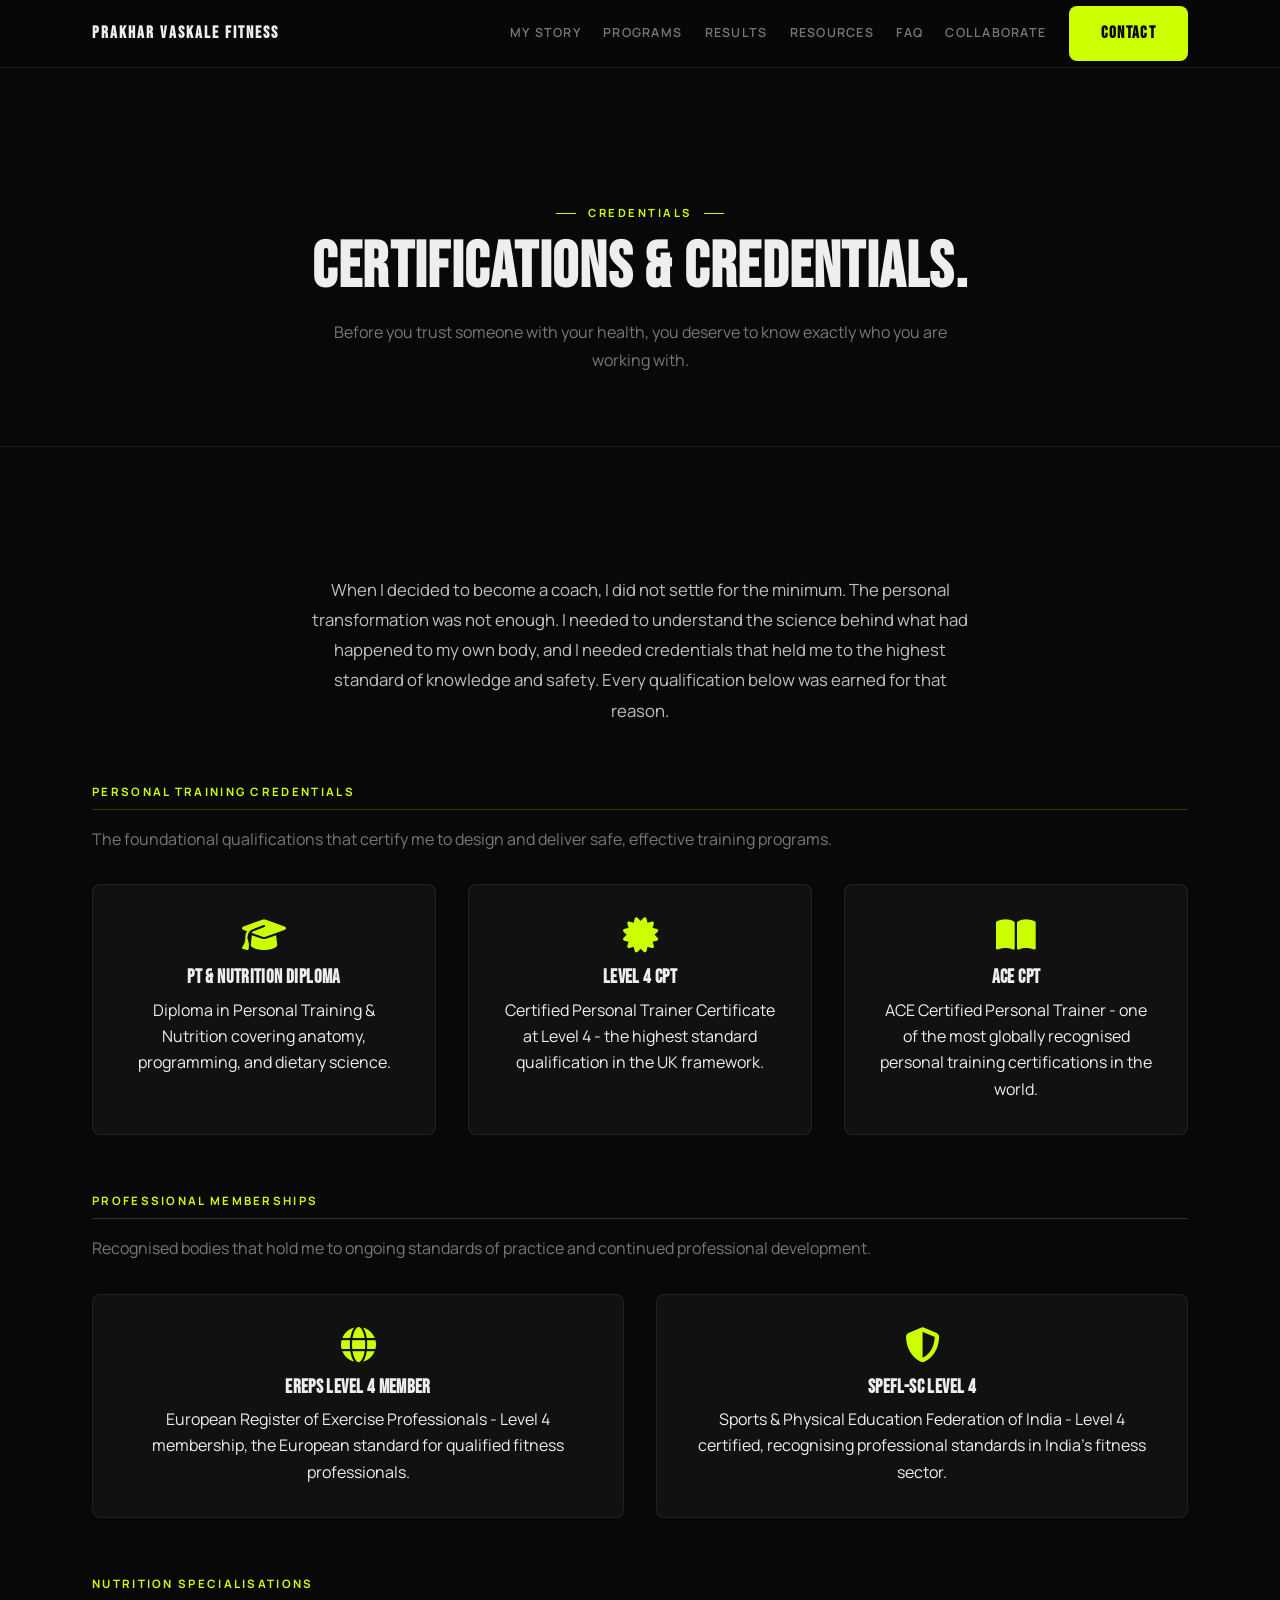
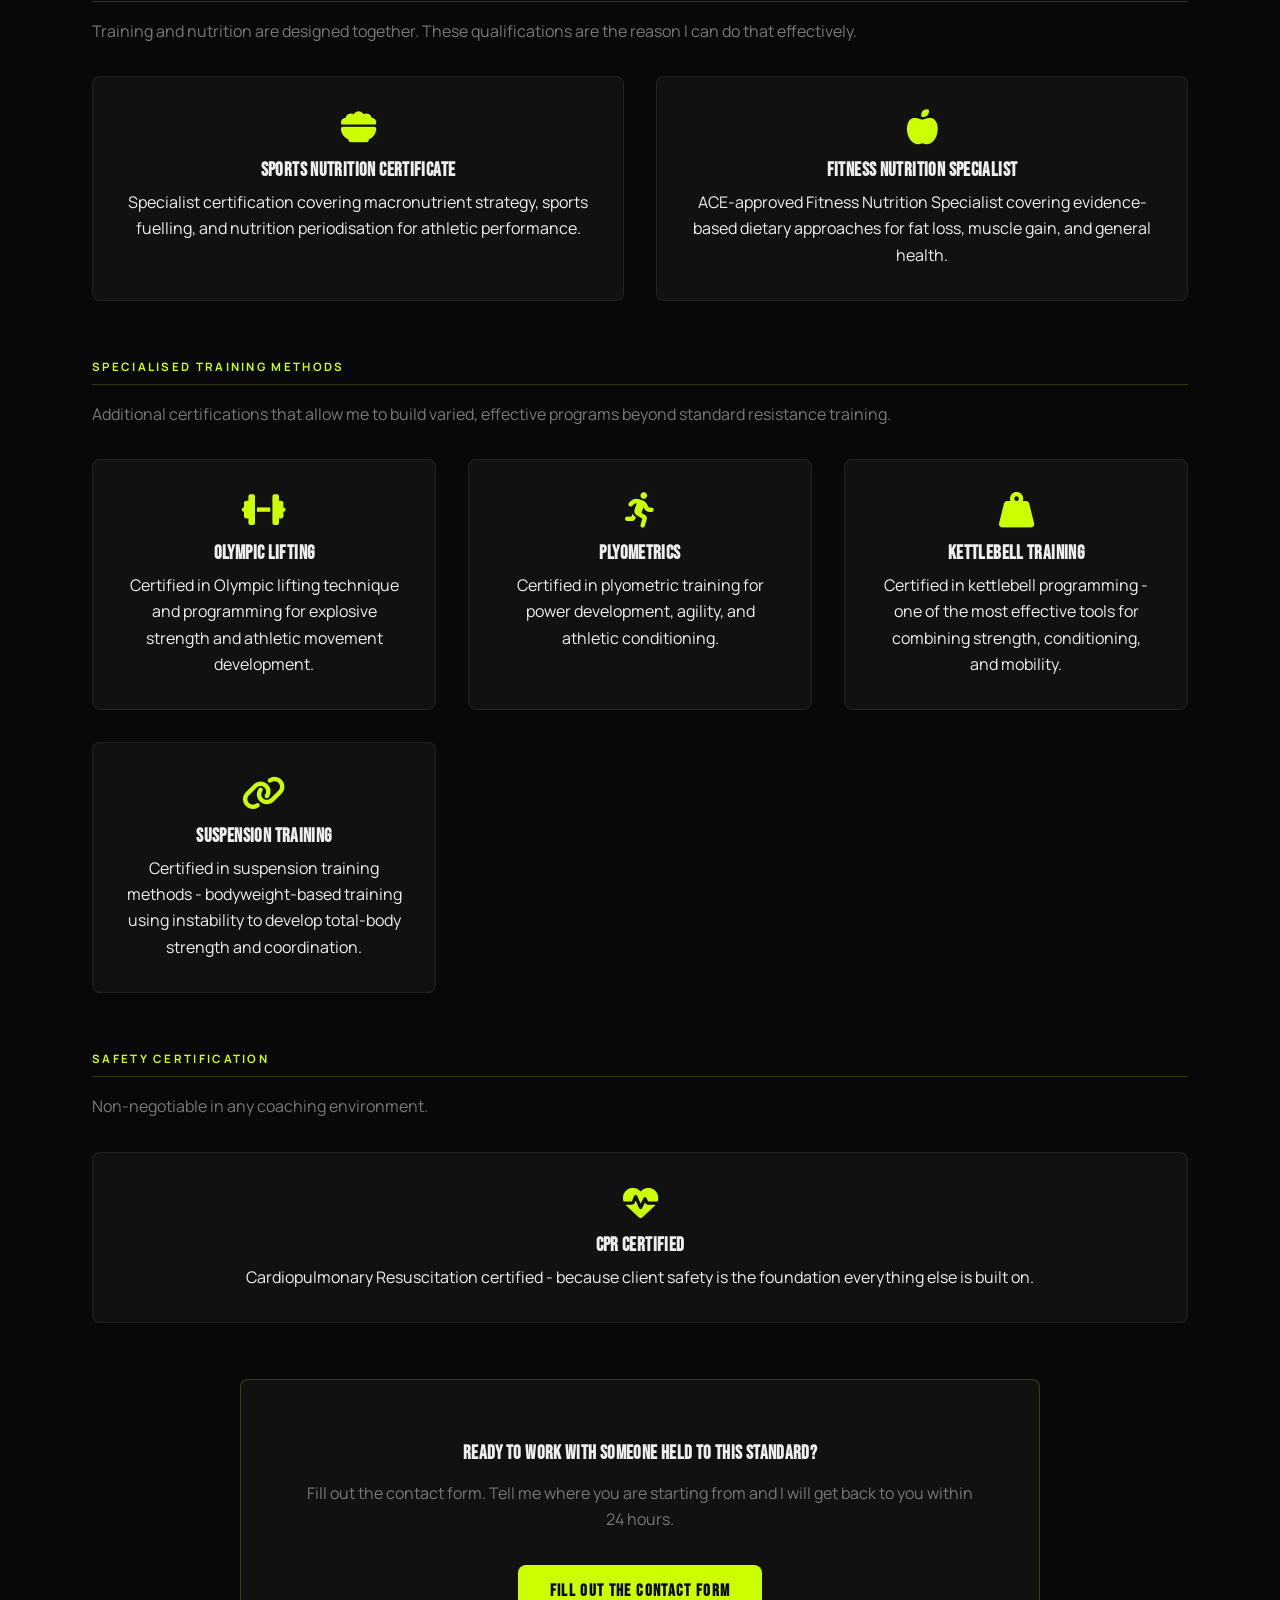
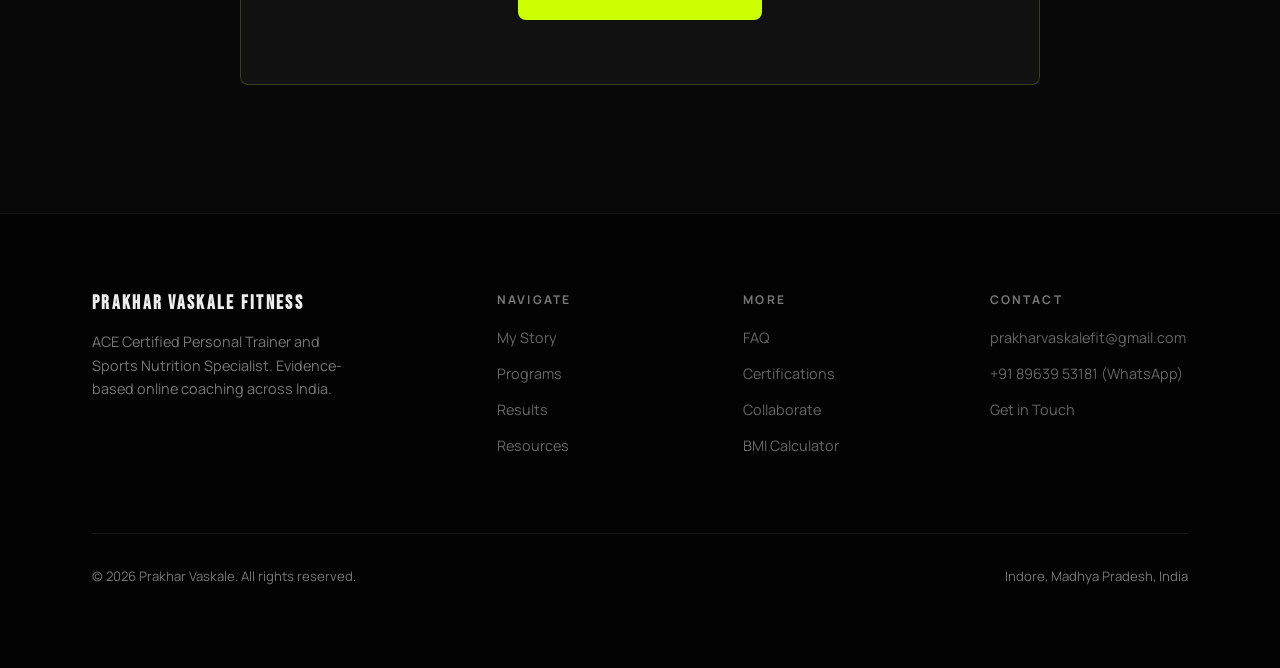
<file: certifications.html>
<!DOCTYPE html>
<html lang="en">
<head>
    <meta charset="UTF-8">
    <meta name="viewport" content="width=device-width, initial-scale=1.0">
    <title>Certifications | Prakhar Vaskale Fitness</title>
    <meta name="description" content="Credentials and certifications of Prakhar Vaskale - ACE Certified Personal Trainer, Sports Nutrition Specialist, EREPS Level 4 member, and more.">
    <link rel="preconnect" href="https://fonts.googleapis.com">
    <link rel="preconnect" href="https://fonts.gstatic.com" crossorigin>
    <link href="https://fonts.googleapis.com/css2?family=Bebas+Neue&family=Manrope:wght@400;500;600;700&display=swap" rel="stylesheet">
    <link rel="stylesheet" href="https://cdnjs.cloudflare.com/ajax/libs/font-awesome/6.4.0/css/all.min.css">
    <link rel="stylesheet" href="style.css">
</head>
<body>

    <nav class="navbar">
        <div class="nav-container">
            <a href="index.html" class="logo">PRAKHAR VASKALE FITNESS</a>
            <button class="nav-toggle" id="navToggle" aria-label="Toggle navigation" aria-expanded="false">
                <span></span><span></span><span></span>
            </button>
            <div class="nav-links" id="navLinks">
                <a href="story.html">My Story</a>
                <a href="programs.html">Programs</a>
                <a href="transformations.html">Results</a>
                <a href="resources.html">Resources</a>
                <a href="faq.html">FAQ</a>
                <a href="collaborations.html">Collaborate</a>
                <a href="contact.html" class="btn btn-accent">Contact</a>
            </div>
        </div>
    </nav>

    <header class="page-header">
        <div class="container reveal">
            <p class="eyebrow">Credentials</p>
            <h1 class="section-title">Certifications &amp; Credentials.</h1>
            <p class="section-subtitle max-w-2xl mx-auto mt-4">Before you trust someone with your health, you deserve to know exactly who you are working with.</p>
        </div>
    </header>

    <main class="section dark-section">
        <div class="container">

            <div class="text-center max-w-2xl mx-auto mb-12 reveal">
                <p style="font-size:1.05rem;color:#c0c0c0;line-height:1.8;">When I decided to become a coach, I did not settle for the minimum. The personal transformation was not enough. I needed to understand the science behind what had happened to my own body, and I needed credentials that held me to the highest standard of knowledge and safety. Every qualification below was earned for that reason.</p>
            </div>

            <div class="mb-12 reveal">
                <p class="faq-section-title" style="margin-top:0;">Personal Training Credentials</p>
                <p class="text-muted mb-8">The foundational qualifications that certify me to design and deliver safe, effective training programs.</p>
                <div class="grid-3">
                    <div class="cert-card reveal">
                        <i class="fa-solid fa-graduation-cap"></i>
                        <h3>PT &amp; Nutrition Diploma</h3>
                        <p>Diploma in Personal Training &amp; Nutrition covering anatomy, programming, and dietary science.</p>
                    </div>
                    <div class="cert-card reveal delay-1">
                        <i class="fa-solid fa-certificate"></i>
                        <h3>Level 4 CPT</h3>
                        <p>Certified Personal Trainer Certificate at Level 4 - the highest standard qualification in the UK framework.</p>
                    </div>
                    <div class="cert-card reveal delay-2">
                        <i class="fa-solid fa-book-open"></i>
                        <h3>ACE CPT</h3>
                        <p>ACE Certified Personal Trainer - one of the most globally recognised personal training certifications in the world.</p>
                    </div>
                </div>
            </div>

            <div class="mb-12 reveal">
                <p class="faq-section-title">Professional Memberships</p>
                <p class="text-muted mb-8">Recognised bodies that hold me to ongoing standards of practice and continued professional development.</p>
                <div class="grid-3">
                    <div class="cert-card reveal">
                        <i class="fa-solid fa-globe"></i>
                        <h3>EREPS Level 4 Member</h3>
                        <p>European Register of Exercise Professionals - Level 4 membership, the European standard for qualified fitness professionals.</p>
                    </div>
                    <div class="cert-card reveal delay-1">
                        <i class="fa-solid fa-shield-halved"></i>
                        <h3>SPEFL-SC Level 4</h3>
                        <p>Sports &amp; Physical Education Federation of India - Level 4 certified, recognising professional standards in India's fitness sector.</p>
                    </div>
                </div>
            </div>

            <div class="mb-12 reveal">
                <p class="faq-section-title">Nutrition Specialisations</p>
                <p class="text-muted mb-8">Training and nutrition are designed together. These qualifications are the reason I can do that effectively.</p>
                <div class="grid-3">
                    <div class="cert-card reveal">
                        <i class="fa-solid fa-bowl-food"></i>
                        <h3>Sports Nutrition Certificate</h3>
                        <p>Specialist certification covering macronutrient strategy, sports fuelling, and nutrition periodisation for athletic performance.</p>
                    </div>
                    <div class="cert-card reveal delay-1">
                        <i class="fa-solid fa-apple-whole"></i>
                        <h3>Fitness Nutrition Specialist</h3>
                        <p>ACE-approved Fitness Nutrition Specialist covering evidence-based dietary approaches for fat loss, muscle gain, and general health.</p>
                    </div>
                </div>
            </div>

            <div class="mb-12 reveal">
                <p class="faq-section-title">Specialised Training Methods</p>
                <p class="text-muted mb-8">Additional certifications that allow me to build varied, effective programs beyond standard resistance training.</p>
                <div class="grid-3">
                    <div class="cert-card reveal">
                        <i class="fa-solid fa-dumbbell"></i>
                        <h3>Olympic Lifting</h3>
                        <p>Certified in Olympic lifting technique and programming for explosive strength and athletic movement development.</p>
                    </div>
                    <div class="cert-card reveal delay-1">
                        <i class="fa-solid fa-person-running"></i>
                        <h3>Plyometrics</h3>
                        <p>Certified in plyometric training for power development, agility, and athletic conditioning.</p>
                    </div>
                    <div class="cert-card reveal delay-2">
                        <i class="fa-solid fa-weight-hanging"></i>
                        <h3>Kettlebell Training</h3>
                        <p>Certified in kettlebell programming - one of the most effective tools for combining strength, conditioning, and mobility.</p>
                    </div>
                    <div class="cert-card reveal">
                        <i class="fa-solid fa-link"></i>
                        <h3>Suspension Training</h3>
                        <p>Certified in suspension training methods - bodyweight-based training using instability to develop total-body strength and coordination.</p>
                    </div>
                </div>
            </div>

            <div class="mb-12 reveal">
                <p class="faq-section-title">Safety Certification</p>
                <p class="text-muted mb-8">Non-negotiable in any coaching environment.</p>
                <div class="grid-3">
                    <div class="cert-card reveal">
                        <i class="fa-solid fa-heart-pulse"></i>
                        <h3>CPR Certified</h3>
                        <p>Cardiopulmonary Resuscitation certified - because client safety is the foundation everything else is built on.</p>
                    </div>
                </div>
            </div>

            <div class="cta-box reveal">
                <h3 class="mb-4">Ready to Work with Someone Held to This Standard?</h3>
                <p class="text-muted mb-8">Fill out the contact form. Tell me where you are starting from and I will get back to you within 24 hours.</p>
                <a href="contact.html" class="btn btn-accent">Fill Out the Contact Form</a>
            </div>

        </div>
    </main>

    <footer class="footer">
        <div class="container reveal">
            <div class="footer-grid">
                <div>
                    <div class="logo footer-logo">PRAKHAR VASKALE FITNESS</div>
                    <p class="footer-tagline">ACE Certified Personal Trainer and Sports Nutrition Specialist. Evidence-based online coaching across India.</p>
                </div>
                <div class="footer-col">
                    <h4>Navigate</h4>
                    <a href="story.html">My Story</a>
                    <a href="programs.html">Programs</a>
                    <a href="transformations.html">Results</a>
                    <a href="resources.html">Resources</a>
                </div>
                <div class="footer-col">
                    <h4>More</h4>
                    <a href="faq.html">FAQ</a>
                    <a href="certifications.html">Certifications</a>
                    <a href="collaborations.html">Collaborate</a>
                    <a href="calculator.html">BMI Calculator</a>
                </div>
                <div class="footer-col">
                    <h4>Contact</h4>
                    <a href="mailto:prakharvaskalefit@gmail.com">prakharvaskalefit@gmail.com</a>
                    <a href="https://wa.me/918963953181" target="_blank" rel="noopener">+91 89639 53181 (WhatsApp)</a>
                    <a href="contact.html">Get in Touch</a>
                </div>
            </div>
            <div class="footer-bottom">
                <span>&copy; 2026 Prakhar Vaskale. All rights reserved.</span>
                <span>Indore, Madhya Pradesh, India</span>
            </div>
        </div>
    </footer>

    <script>
    document.addEventListener('DOMContentLoaded', function() {
        // 1. Intersection Observer for Smooth Reveals
        var observerOptions = { root: null, rootMargin: '0px', threshold: 0.15 };
        var observer = new IntersectionObserver(function(entries, observer) {
            entries.forEach(function(entry) {
                if (entry.isIntersecting) {
                    entry.target.classList.add('is-visible');
                    observer.unobserve(entry.target);
                }
            });
        }, observerOptions);

        document.querySelectorAll('.reveal').forEach(function(el) {
            observer.observe(el);
        });

        // 2. Navigation Scroll Behavior
        var nav = document.querySelector('.navbar');
        var lastY = 0, ticking = false;
        
        window.addEventListener('scroll', function() {
            if (!ticking) {
                window.requestAnimationFrame(function() {
                    var y = window.scrollY;
                    if (y > lastY && y > 90) { nav.classList.add('nav-up'); }
                    else { nav.classList.remove('nav-up'); }
                    nav.classList.toggle('nav-scrolled', y > 12);
                    lastY = y; ticking = false;
                });
                ticking = true;
            }
        }, { passive: true });

        // 3. Mobile Hamburger Toggle
        var t = document.getElementById('navToggle');
        var l = document.getElementById('navLinks');
        
        if (t && l) {
            t.addEventListener('click', function(e) {
                e.stopPropagation();
                var isOpen = l.classList.contains('open');
                if (isOpen) {
                    l.classList.remove('open');
                    t.classList.remove('open');
                    t.setAttribute('aria-expanded', 'false');
                } else {
                    l.classList.add('open');
                    t.classList.add('open');
                    t.setAttribute('aria-expanded', 'true');
                }
            });

            l.querySelectorAll('a').forEach(function(a) {
                a.addEventListener('click', function() {
                    l.classList.remove('open');
                    t.classList.remove('open');
                    t.setAttribute('aria-expanded', 'false');
                });
            });

            document.addEventListener('click', function(e) {
                if (l.classList.contains('open') && !t.contains(e.target) && !l.contains(e.target)) {
                    l.classList.remove('open');
                    t.classList.remove('open');
                    t.setAttribute('aria-expanded', 'false');
                }
            });
        }
    });
    </script>
</body>
</html>
</file>
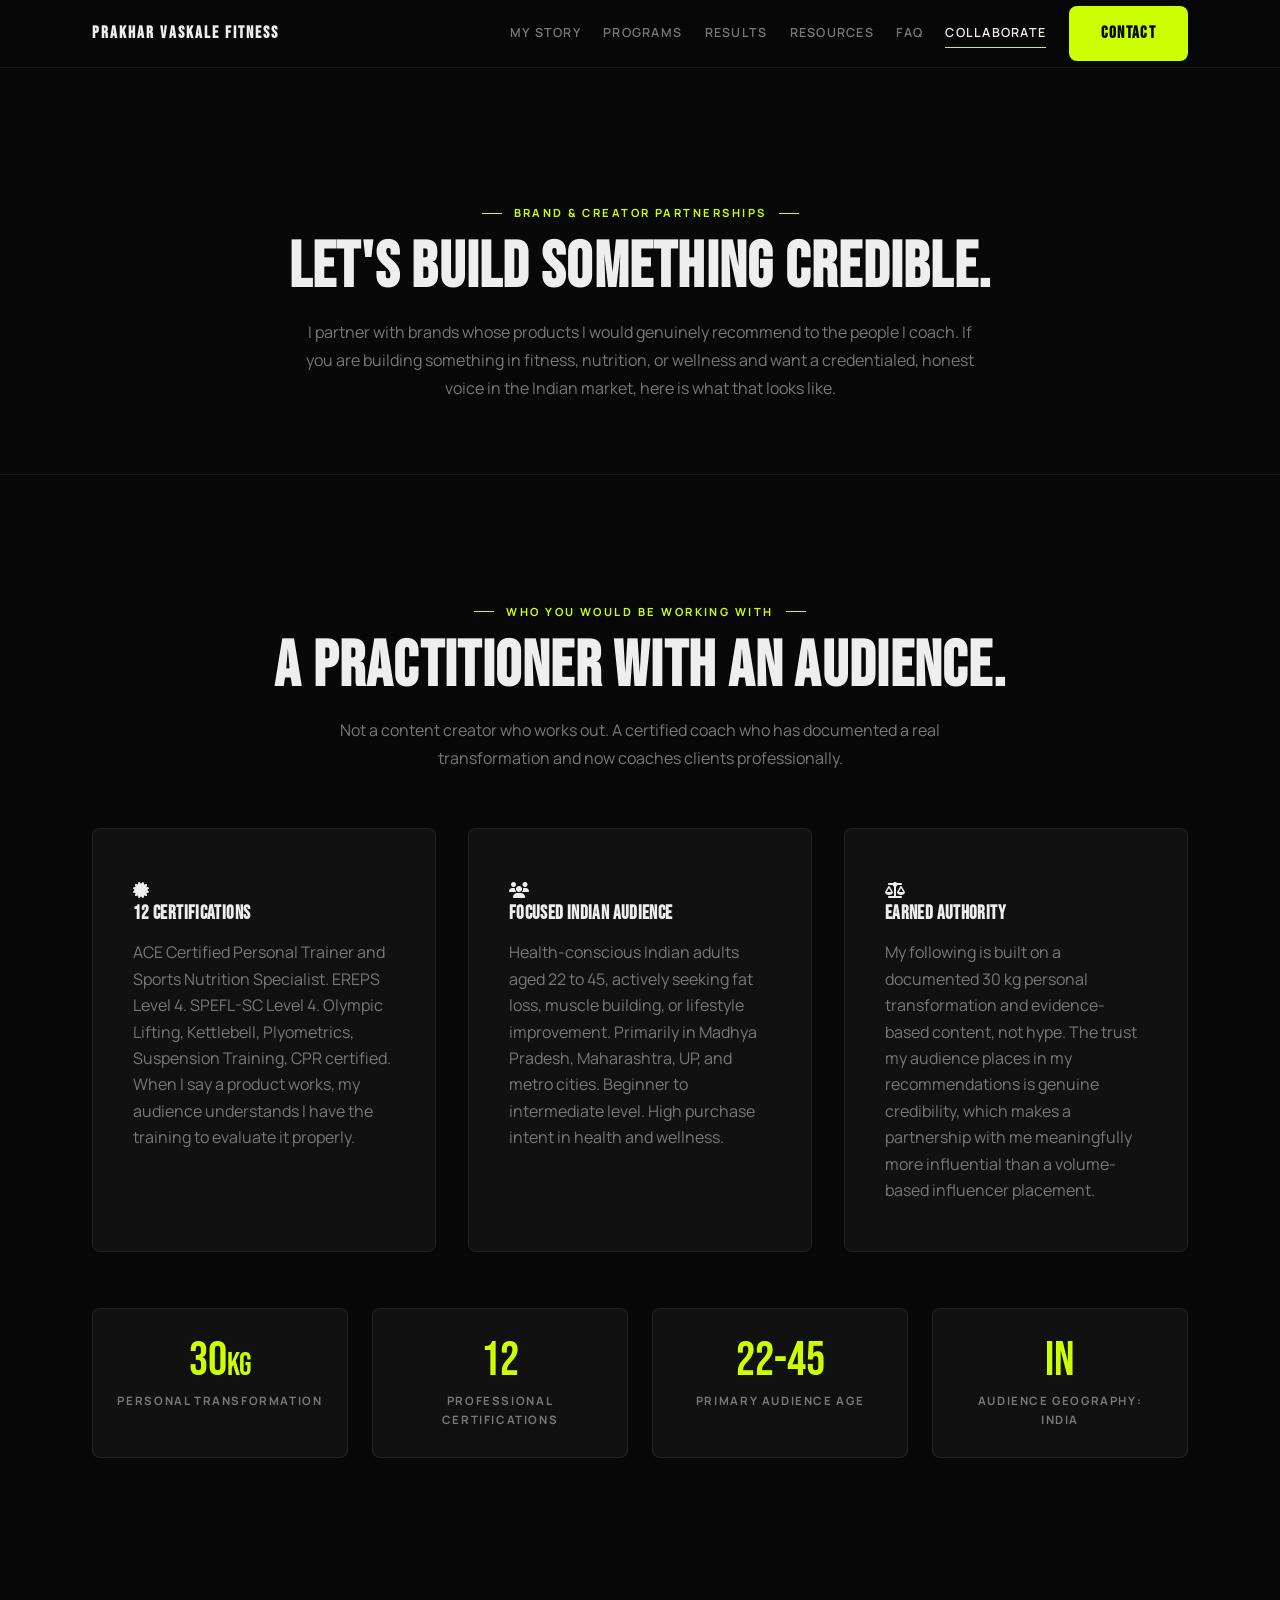
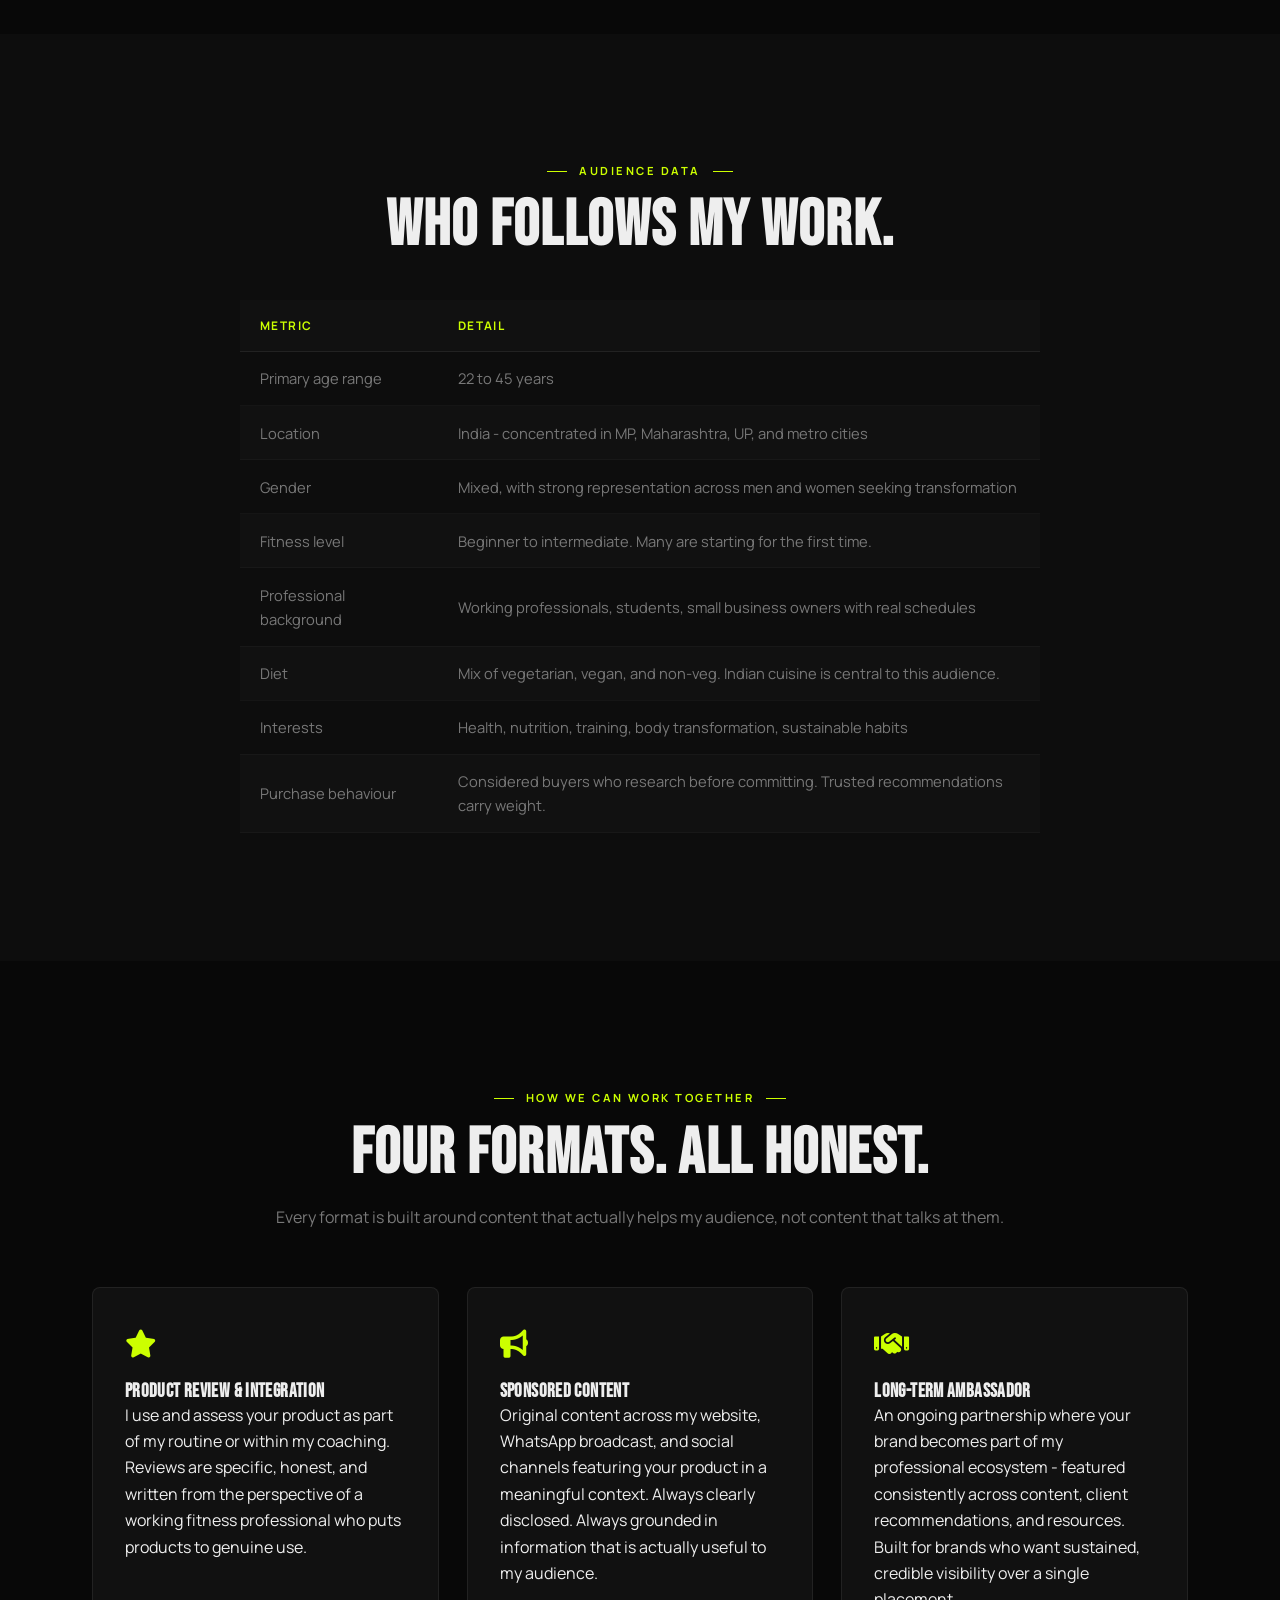
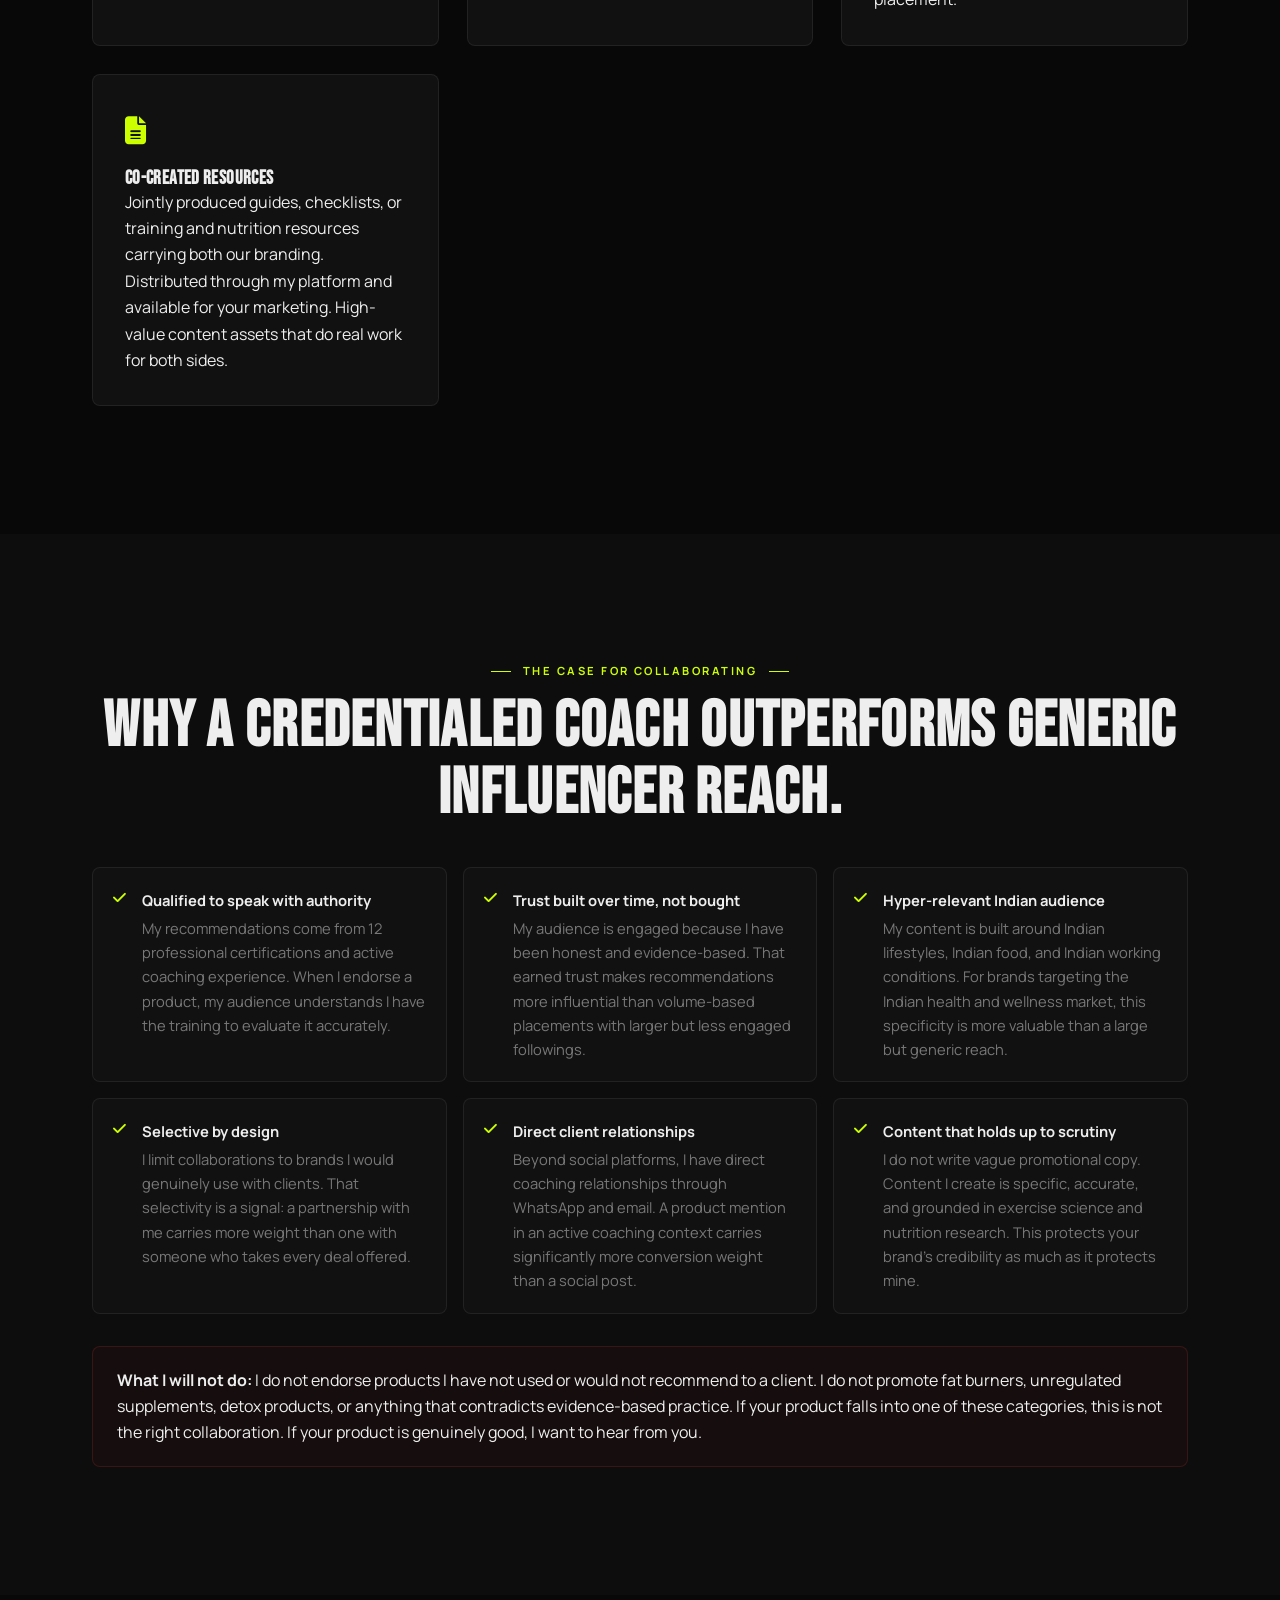
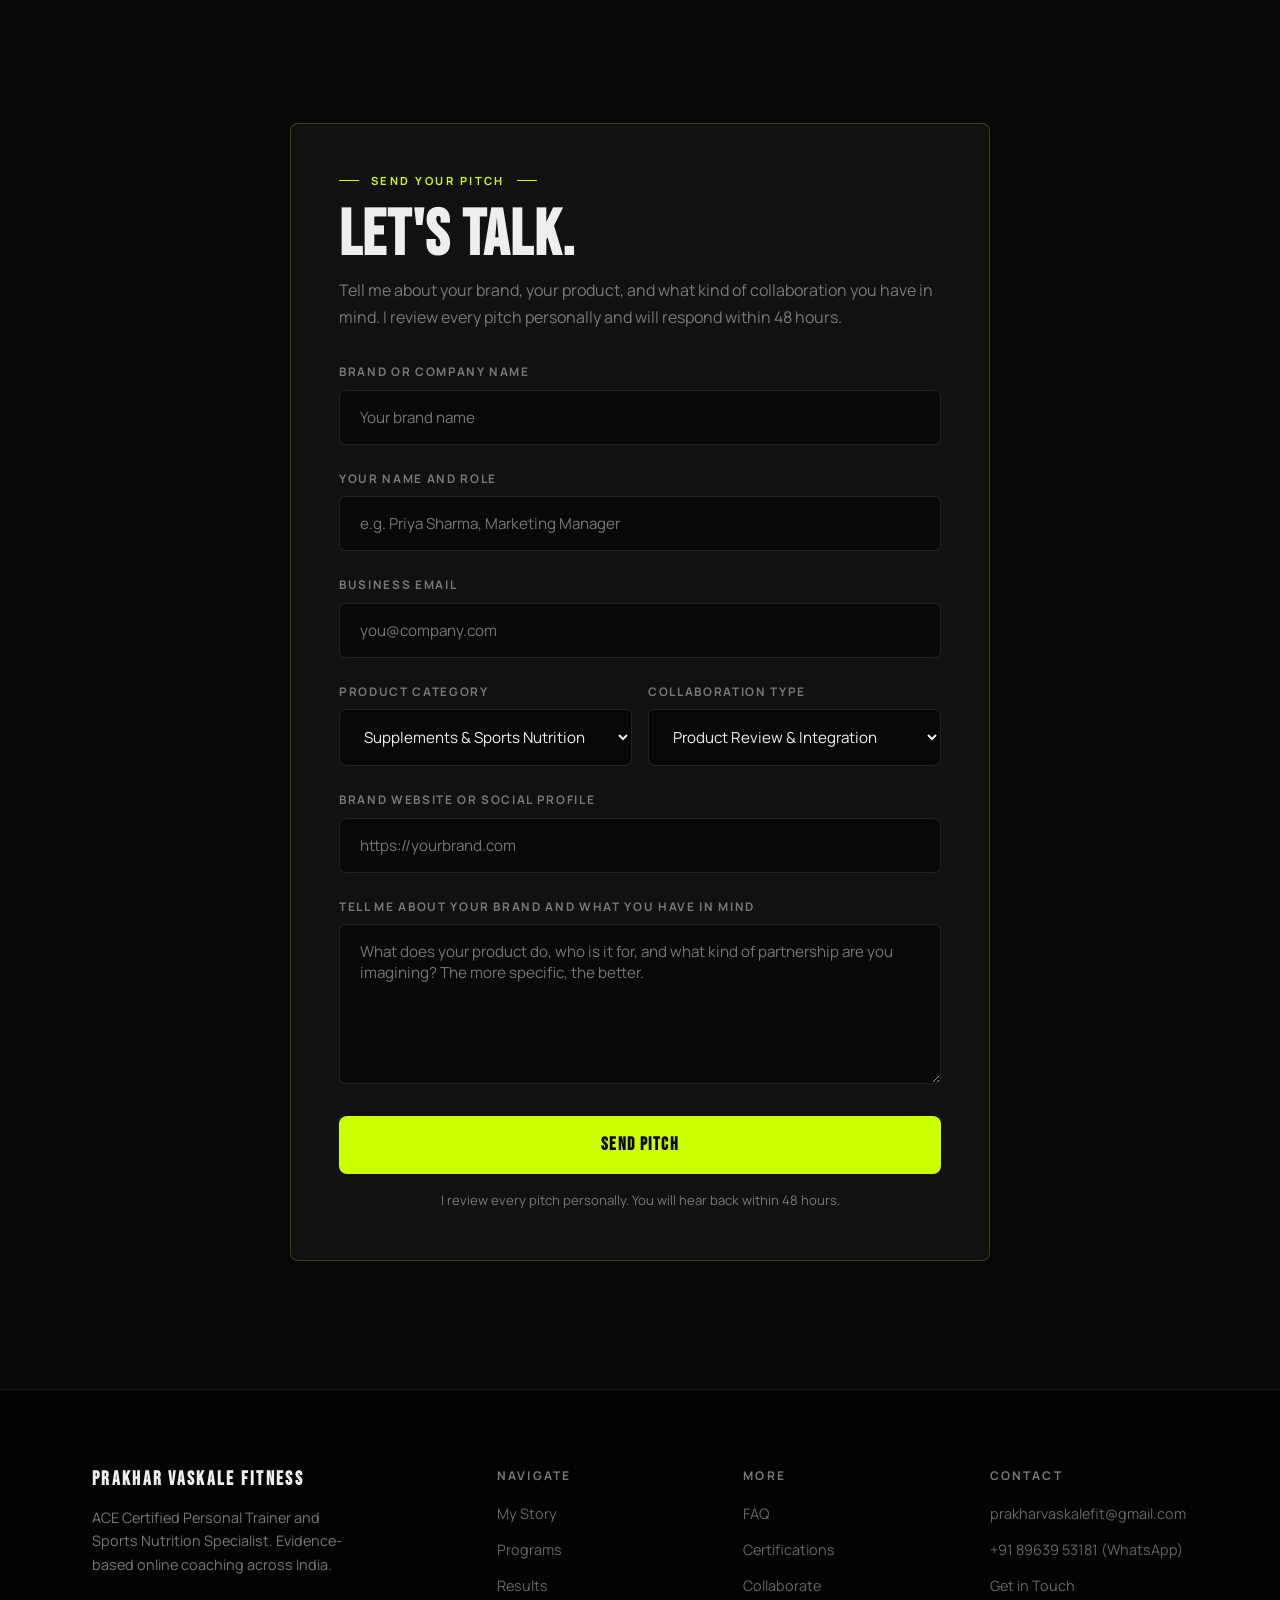
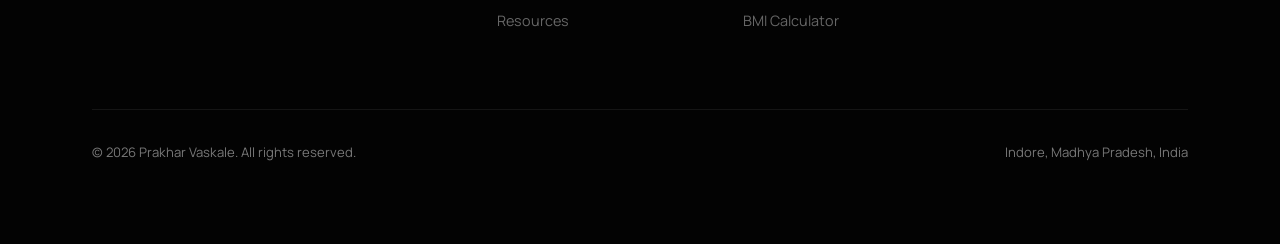
<file: collaborations.html>
<!DOCTYPE html>
<html lang="en">
<head>
    <meta charset="UTF-8">
    <meta name="viewport" content="width=device-width, initial-scale=1.0">
    <title>Collaborate | Prakhar Vaskale Fitness</title>
    <meta name="description" content="Partner with Prakhar Vaskale - ACE Certified Personal Trainer. Authentic fitness, nutrition, and wellness brand collaborations for the Indian market.">
    <link rel="preconnect" href="https://fonts.googleapis.com">
    <link rel="preconnect" href="https://fonts.gstatic.com" crossorigin>
    <link href="https://fonts.googleapis.com/css2?family=Bebas+Neue&family=Manrope:wght@400;500;600;700&display=swap" rel="stylesheet">
    <link rel="stylesheet" href="https://cdnjs.cloudflare.com/ajax/libs/font-awesome/6.4.0/css/all.min.css">
    <link rel="stylesheet" href="style.css">
</head>
<body>

    <nav class="navbar">
        <div class="nav-container">
            <a href="index.html" class="logo">PRAKHAR VASKALE FITNESS</a>
            <button class="nav-toggle" id="navToggle" aria-label="Toggle navigation" aria-expanded="false">
                <span></span><span></span><span></span>
            </button>
            <div class="nav-links" id="navLinks">
                <a href="story.html">My Story</a>
                <a href="programs.html">Programs</a>
                <a href="transformations.html">Results</a>
                <a href="resources.html">Resources</a>
                <a href="faq.html">FAQ</a>
                <a href="collaborations.html" class="active">Collaborate</a>
                <a href="contact.html" class="btn btn-accent">Contact</a>
            </div>
        </div>
    </nav>

    <header class="page-header">
        <div class="container reveal">
            <p class="eyebrow">Brand &amp; Creator Partnerships</p>
            <h1 class="section-title">Let's Build Something Credible.</h1>
            <p class="section-subtitle max-w-2xl mx-auto mt-4">I partner with brands whose products I would genuinely recommend to the people I coach. If you are building something in fitness, nutrition, or wellness and want a credentialed, honest voice in the Indian market, here is what that looks like.</p>
        </div>
    </header>

    <section class="section dark-section">
        <div class="container">
            <div class="text-center mb-12 reveal">
                <p class="eyebrow">Who you would be working with</p>
                <h2 class="section-title">A Practitioner with an Audience.</h2>
                <p class="section-subtitle mt-4 max-w-2xl mx-auto">Not a content creator who works out. A certified coach who has documented a real transformation and now coaches clients professionally.</p>
            </div>

            <div class="grid-3 mb-12">
                <div class="feature-card reveal">
                    <div class="icon-circle"><i class="fa-solid fa-certificate"></i></div>
                    <h3 class="mb-4">12 Certifications</h3>
                    <p class="text-muted">ACE Certified Personal Trainer and Sports Nutrition Specialist. EREPS Level 4. SPEFL-SC Level 4. Olympic Lifting, Kettlebell, Plyometrics, Suspension Training, CPR certified. When I say a product works, my audience understands I have the training to evaluate it properly.</p>
                </div>
                <div class="feature-card reveal delay-1">
                    <div class="icon-circle"><i class="fa-solid fa-users"></i></div>
                    <h3 class="mb-4">Focused Indian Audience</h3>
                    <p class="text-muted">Health-conscious Indian adults aged 22 to 45, actively seeking fat loss, muscle building, or lifestyle improvement. Primarily in Madhya Pradesh, Maharashtra, UP, and metro cities. Beginner to intermediate level. High purchase intent in health and wellness.</p>
                </div>
                <div class="feature-card reveal delay-2">
                    <div class="icon-circle"><i class="fa-solid fa-scale-balanced"></i></div>
                    <h3 class="mb-4">Earned Authority</h3>
                    <p class="text-muted">My following is built on a documented 30 kg personal transformation and evidence-based content, not hype. The trust my audience places in my recommendations is genuine credibility, which makes a partnership with me meaningfully more influential than a volume-based influencer placement.</p>
                </div>
            </div>

            <div class="stat-grid reveal">
                <div class="stat-card">
                    <div class="stat-number">30<span style="font-size:2rem;">KG</span></div>
                    <div class="stat-label">Personal transformation</div>
                </div>
                <div class="stat-card">
                    <div class="stat-number">12</div>
                    <div class="stat-label">Professional certifications</div>
                </div>
                <div class="stat-card">
                    <div class="stat-number">22-45</div>
                    <div class="stat-label">Primary audience age</div>
                </div>
                <div class="stat-card">
                    <div class="stat-number">IN</div>
                    <div class="stat-label">Audience geography: India</div>
                </div>
            </div>
        </div>
    </section>

    <section class="section darker-section">
        <div class="container">
            <div class="text-center mb-10 reveal">
                <p class="eyebrow">Audience data</p>
                <h2 class="section-title">Who Follows My Work.</h2>
            </div>
            <div class="reveal" style="max-width:800px;margin:0 auto;overflow-x:auto;">
                <table class="audience-table">
                    <thead>
                        <tr><th>Metric</th><th>Detail</th></tr>
                    </thead>
                    <tbody>
                        <tr><td>Primary age range</td><td>22 to 45 years</td></tr>
                        <tr><td>Location</td><td>India - concentrated in MP, Maharashtra, UP, and metro cities</td></tr>
                        <tr><td>Gender</td><td>Mixed, with strong representation across men and women seeking transformation</td></tr>
                        <tr><td>Fitness level</td><td>Beginner to intermediate. Many are starting for the first time.</td></tr>
                        <tr><td>Professional background</td><td>Working professionals, students, small business owners with real schedules</td></tr>
                        <tr><td>Diet</td><td>Mix of vegetarian, vegan, and non-veg. Indian cuisine is central to this audience.</td></tr>
                        <tr><td>Interests</td><td>Health, nutrition, training, body transformation, sustainable habits</td></tr>
                        <tr><td>Purchase behaviour</td><td>Considered buyers who research before committing. Trusted recommendations carry weight.</td></tr>
                    </tbody>
                </table>
            </div>
        </div>
    </section>

    <section class="section dark-section">
        <div class="container">
            <div class="text-center mb-12 reveal">
                <p class="eyebrow">How we can work together</p>
                <h2 class="section-title">Four Formats. All Honest.</h2>
                <p class="section-subtitle mt-4">Every format is built around content that actually helps my audience, not content that talks at them.</p>
            </div>
            <div class="collab-grid">
                <div class="collab-card reveal">
                    <div class="collab-icon"><i class="fa-solid fa-star"></i></div>
                    <h3>Product Review &amp; Integration</h3>
                    <p>I use and assess your product as part of my routine or within my coaching. Reviews are specific, honest, and written from the perspective of a working fitness professional who puts products to genuine use.</p>
                </div>
                <div class="collab-card reveal delay-1">
                    <div class="collab-icon"><i class="fa-solid fa-bullhorn"></i></div>
                    <h3>Sponsored Content</h3>
                    <p>Original content across my website, WhatsApp broadcast, and social channels featuring your product in a meaningful context. Always clearly disclosed. Always grounded in information that is actually useful to my audience.</p>
                </div>
                <div class="collab-card reveal">
                    <div class="collab-icon"><i class="fa-solid fa-handshake"></i></div>
                    <h3>Long-Term Ambassador</h3>
                    <p>An ongoing partnership where your brand becomes part of my professional ecosystem - featured consistently across content, client recommendations, and resources. Built for brands who want sustained, credible visibility over a single placement.</p>
                </div>
                <div class="collab-card reveal delay-1">
                    <div class="collab-icon"><i class="fa-solid fa-file-lines"></i></div>
                    <h3>Co-Created Resources</h3>
                    <p>Jointly produced guides, checklists, or training and nutrition resources carrying both our branding. Distributed through my platform and available for your marketing. High-value content assets that do real work for both sides.</p>
                </div>
            </div>
        </div>
    </section>

    <section class="section darker-section">
        <div class="container">
            <div class="text-center mb-10 reveal">
                <p class="eyebrow">The case for collaborating</p>
                <h2 class="section-title">Why a Credentialed Coach Outperforms Generic Influencer Reach.</h2>
            </div>
            <ul class="values-list reveal">
                <li><i class="fa-solid fa-check"></i><span><strong style="color:var(--text-main);display:block;margin-bottom:0.2rem;">Qualified to speak with authority</strong>My recommendations come from 12 professional certifications and active coaching experience. When I endorse a product, my audience understands I have the training to evaluate it accurately.</span></li>
                <li><i class="fa-solid fa-check"></i><span><strong style="color:var(--text-main);display:block;margin-bottom:0.2rem;">Trust built over time, not bought</strong>My audience is engaged because I have been honest and evidence-based. That earned trust makes recommendations more influential than volume-based placements with larger but less engaged followings.</span></li>
                <li><i class="fa-solid fa-check"></i><span><strong style="color:var(--text-main);display:block;margin-bottom:0.2rem;">Hyper-relevant Indian audience</strong>My content is built around Indian lifestyles, Indian food, and Indian working conditions. For brands targeting the Indian health and wellness market, this specificity is more valuable than a large but generic reach.</span></li>
                <li><i class="fa-solid fa-check"></i><span><strong style="color:var(--text-main);display:block;margin-bottom:0.2rem;">Selective by design</strong>I limit collaborations to brands I would genuinely use with clients. That selectivity is a signal: a partnership with me carries more weight than one with someone who takes every deal offered.</span></li>
                <li><i class="fa-solid fa-check"></i><span><strong style="color:var(--text-main);display:block;margin-bottom:0.2rem;">Direct client relationships</strong>Beyond social platforms, I have direct coaching relationships through WhatsApp and email. A product mention in an active coaching context carries significantly more conversion weight than a social post.</span></li>
                <li><i class="fa-solid fa-check"></i><span><strong style="color:var(--text-main);display:block;margin-bottom:0.2rem;">Content that holds up to scrutiny</strong>I do not write vague promotional copy. Content I create is specific, accurate, and grounded in exercise science and nutrition research. This protects your brand's credibility as much as it protects mine.</span></li>
            </ul>

            <div class="what-i-wont mt-12 reveal">
                <p><strong>What I will not do:</strong> I do not endorse products I have not used or would not recommend to a client. I do not promote fat burners, unregulated supplements, detox products, or anything that contradicts evidence-based practice. If your product falls into one of these categories, this is not the right collaboration. If your product is genuinely good, I want to hear from you.</p>
            </div>
        </div>
    </section>

    <section class="section dark-section">
        <div class="container">
            <div id="pitch" class="pitch-form-wrapper reveal">
                <p class="eyebrow" style="justify-content:flex-start;">Send your pitch</p>
                <h2 class="section-title mb-4">Let's Talk.</h2>
                <p class="text-muted mb-8">Tell me about your brand, your product, and what kind of collaboration you have in mind. I review every pitch personally and will respond within 48 hours.</p>

                <form id="brand-form" class="custom-form" action="https://formspree.io/f/xreovozz" method="POST">
                    <input type="hidden" name="_subject" value="Collaboration Enquiry - Prakhar Vaskale Fitness">

                    <div class="form-group">
                        <label for="brand-name">Brand or Company Name</label>
                        <input type="text" id="brand-name" name="brand_name" required placeholder="Your brand name">
                    </div>
                    <div class="form-group">
                        <label for="contact-name">Your Name and Role</label>
                        <input type="text" id="contact-name" name="contact_name" required placeholder="e.g. Priya Sharma, Marketing Manager">
                    </div>
                    <div class="form-group">
                        <label for="brand-email">Business Email</label>
                        <input type="email" id="brand-email" name="email" required placeholder="you@company.com">
                    </div>
                    <div class="inline-pair">
                        <div class="form-group">
                            <label for="product-type">Product Category</label>
                            <select id="product-type" name="product_type">
                                <option value="supplements">Supplements &amp; Sports Nutrition</option>
                                <option value="equipment">Fitness Equipment &amp; Gear</option>
                                <option value="apparel">Activewear &amp; Apparel</option>
                                <option value="health_food">Health Foods &amp; Beverages</option>
                                <option value="app_tech">Fitness Apps &amp; Wearable Tech</option>
                                <option value="wellness">Wellness &amp; Recovery</option>
                                <option value="other">Other</option>
                            </select>
                        </div>
                        <div class="form-group">
                            <label for="collab-type">Collaboration Type</label>
                            <select id="collab-type" name="collab_type">
                                <option value="review">Product Review &amp; Integration</option>
                                <option value="sponsored">Sponsored Content</option>
                                <option value="ambassador">Long-Term Ambassador</option>
                                <option value="co-created">Co-Created Resources</option>
                                <option value="open">Open to Discussion</option>
                            </select>
                        </div>
                    </div>
                    <div class="form-group">
                        <label for="brand-website">Brand Website or Social Profile</label>
                        <input type="url" id="brand-website" name="website" placeholder="https://yourbrand.com">
                    </div>
                    <div class="form-group">
                        <label for="brand-message">Tell Me About Your Brand and What You Have in Mind</label>
                        <textarea id="brand-message" name="message" rows="6" required placeholder="What does your product do, who is it for, and what kind of partnership are you imagining? The more specific, the better."></textarea>
                    </div>
                    <button type="submit" class="btn btn-accent btn-large w-full">Send Pitch</button>
                    <p class="text-center text-muted mt-4" style="font-size:0.82rem;">I review every pitch personally. You will hear back within 48 hours.</p>
                </form>
            </div>
        </div>
    </section>

    <footer class="footer">
        <div class="container reveal">
            <div class="footer-grid">
                <div>
                    <div class="logo footer-logo">PRAKHAR VASKALE FITNESS</div>
                    <p class="footer-tagline">ACE Certified Personal Trainer and Sports Nutrition Specialist. Evidence-based online coaching across India.</p>
                </div>
                <div class="footer-col">
                    <h4>Navigate</h4>
                    <a href="story.html">My Story</a>
                    <a href="programs.html">Programs</a>
                    <a href="transformations.html">Results</a>
                    <a href="resources.html">Resources</a>
                </div>
                <div class="footer-col">
                    <h4>More</h4>
                    <a href="faq.html">FAQ</a>
                    <a href="certifications.html">Certifications</a>
                    <a href="collaborations.html">Collaborate</a>
                    <a href="calculator.html">BMI Calculator</a>
                </div>
                <div class="footer-col">
                    <h4>Contact</h4>
                    <a href="mailto:prakharvaskalefit@gmail.com">prakharvaskalefit@gmail.com</a>
                    <a href="https://wa.me/918963953181" target="_blank" rel="noopener">+91 89639 53181 (WhatsApp)</a>
                    <a href="contact.html">Get in Touch</a>
                </div>
            </div>
            <div class="footer-bottom">
                <span>&copy; 2026 Prakhar Vaskale. All rights reserved.</span>
                <span>Indore, Madhya Pradesh, India</span>
            </div>
        </div>
    </footer>

    <script>
    document.addEventListener('DOMContentLoaded', function() {
        // 1. Intersection Observer for Smooth Reveals
        var observerOptions = { root: null, rootMargin: '0px', threshold: 0.15 };
        var observer = new IntersectionObserver(function(entries, observer) {
            entries.forEach(function(entry) {
                if (entry.isIntersecting) {
                    entry.target.classList.add('is-visible');
                    observer.unobserve(entry.target);
                }
            });
        }, observerOptions);

        document.querySelectorAll('.reveal').forEach(function(el) {
            observer.observe(el);
        });

        // 2. Navigation Scroll Behavior
        var nav = document.querySelector('.navbar');
        var lastY = 0, ticking = false;
        
        window.addEventListener('scroll', function() {
            if (!ticking) {
                window.requestAnimationFrame(function() {
                    var y = window.scrollY;
                    if (y > lastY && y > 90) { nav.classList.add('nav-up'); }
                    else { nav.classList.remove('nav-up'); }
                    nav.classList.toggle('nav-scrolled', y > 12);
                    lastY = y; ticking = false;
                });
                ticking = true;
            }
        }, { passive: true });

        // 3. Mobile Hamburger Toggle
        var t = document.getElementById('navToggle');
        var l = document.getElementById('navLinks');
        
        if (t && l) {
            t.addEventListener('click', function(e) {
                e.stopPropagation();
                var isOpen = l.classList.contains('open');
                if (isOpen) {
                    l.classList.remove('open');
                    t.classList.remove('open');
                    t.setAttribute('aria-expanded', 'false');
                } else {
                    l.classList.add('open');
                    t.classList.add('open');
                    t.setAttribute('aria-expanded', 'true');
                }
            });

            l.querySelectorAll('a').forEach(function(a) {
                a.addEventListener('click', function() {
                    l.classList.remove('open');
                    t.classList.remove('open');
                    t.setAttribute('aria-expanded', 'false');
                });
            });

            document.addEventListener('click', function(e) {
                if (l.classList.contains('open') && !t.contains(e.target) && !l.contains(e.target)) {
                    l.classList.remove('open');
                    t.classList.remove('open');
                    t.setAttribute('aria-expanded', 'false');
                }
            });
        }
    });
    </script>
</body>
</html>
</file>
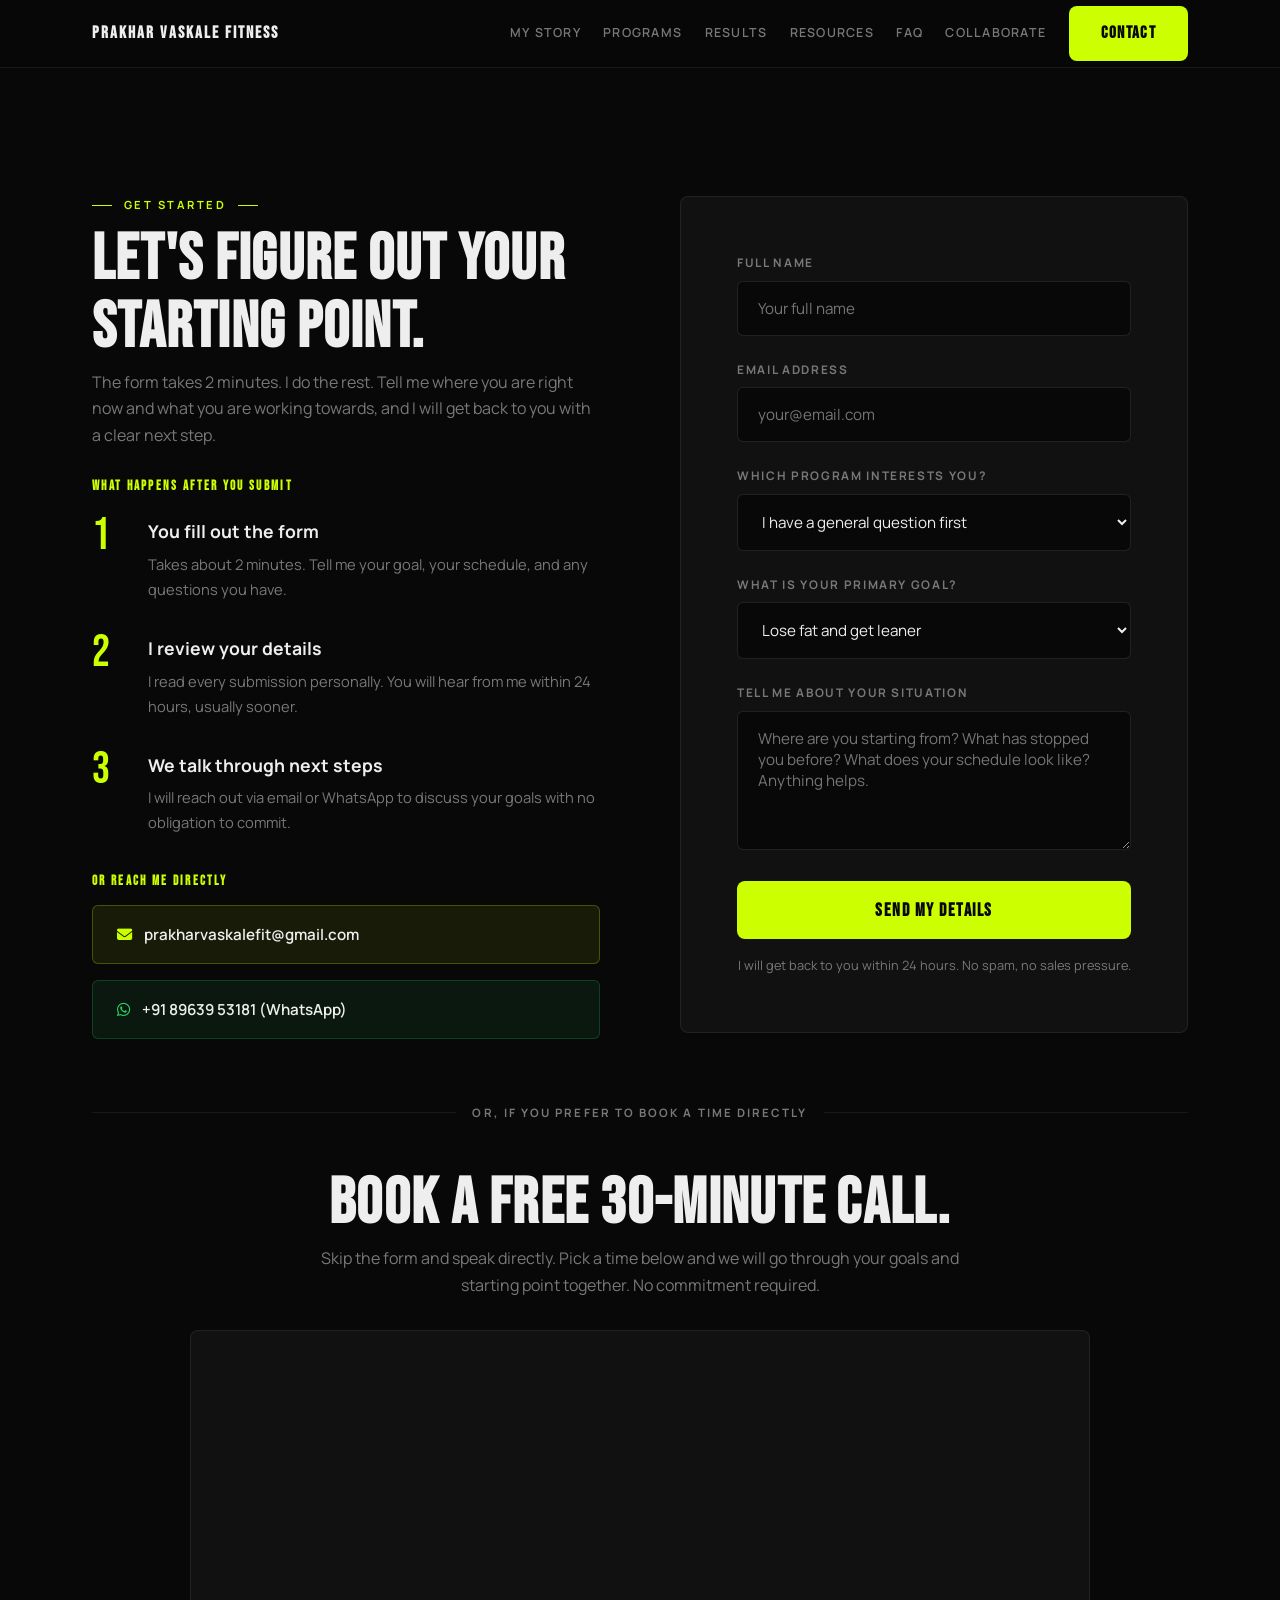
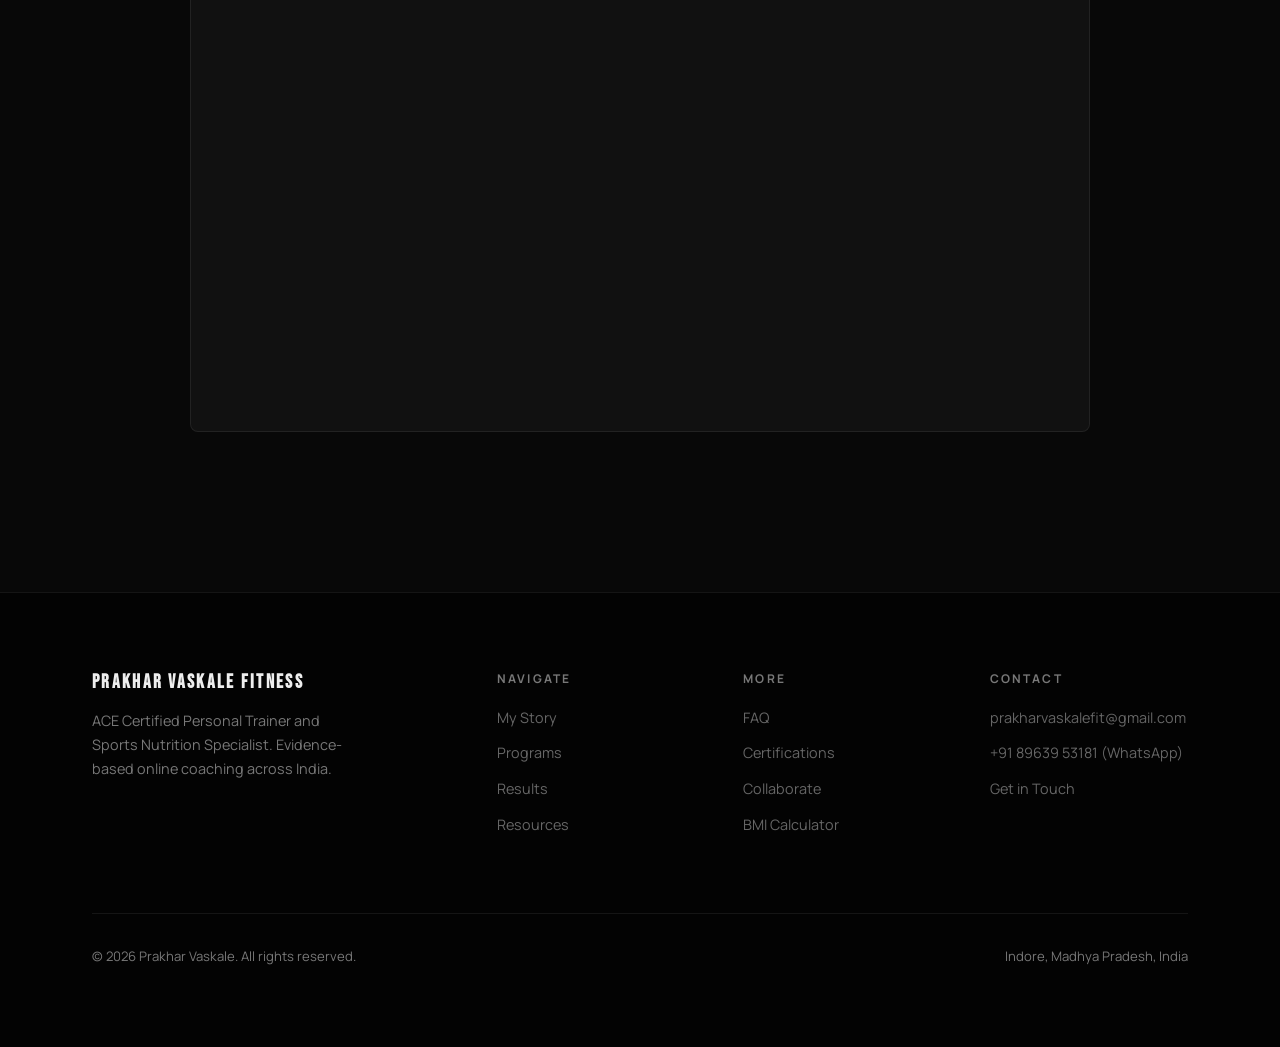
<file: contact.html>
<!DOCTYPE html>
<html lang="en">
<head>
    <meta charset="UTF-8">
    <meta name="viewport" content="width=device-width, initial-scale=1.0">
    <title>Contact | Prakhar Vaskale Fitness</title>
    <meta name="description" content="Get in touch with Prakhar Vaskale - ACE Certified Personal Trainer. Fill out the form and receive a response within 24 hours.">
    <link rel="preconnect" href="https://fonts.googleapis.com">
    <link rel="preconnect" href="https://fonts.gstatic.com" crossorigin>
    <link href="https://fonts.googleapis.com/css2?family=Bebas+Neue&family=Manrope:wght@400;500;600;700&display=swap" rel="stylesheet">
    <link rel="stylesheet" href="https://cdnjs.cloudflare.com/ajax/libs/font-awesome/6.4.0/css/all.min.css">
    <link rel="stylesheet" href="style.css">
</head>
<body>

    <nav class="navbar">
        <div class="nav-container">
            <a href="index.html" class="logo">PRAKHAR VASKALE FITNESS</a>
            <button class="nav-toggle" id="navToggle" aria-label="Toggle navigation" aria-expanded="false">
                <span></span><span></span><span></span>
            </button>
            <div class="nav-links" id="navLinks">
                <a href="story.html">My Story</a>
                <a href="programs.html">Programs</a>
                <a href="transformations.html">Results</a>
                <a href="resources.html">Resources</a>
                <a href="faq.html">FAQ</a>
                <a href="collaborations.html">Collaborate</a>
                <a href="contact.html" class="btn btn-accent active">Contact</a>
            </div>
        </div>
    </nav>

    <main class="section dark-section" style="min-height:80vh;margin-top:var(--nav-h);">
        <div class="container">
            <div class="contact-grid">

                <div class="reveal">
                    <p class="eyebrow" style="justify-content:flex-start;">Get started</p>
                    <h1 class="section-title mb-6">Let's Figure Out Your Starting Point.</h1>
                    <p class="text-muted mb-8 text-lg">The form takes 2 minutes. I do the rest. Tell me where you are right now and what you are working towards, and I will get back to you with a clear next step.</p>

                    <h3 class="mb-6" style="font-size:0.8rem;text-transform:uppercase;letter-spacing:0.18em;color:var(--accent);">What Happens After You Submit</h3>
                    <div class="process-steps mb-10">
                        <div class="process-step">
                            <div class="step-number">1</div>
                            <div class="step-text"><strong>You fill out the form</strong><p>Takes about 2 minutes. Tell me your goal, your schedule, and any questions you have.</p></div>
                        </div>
                        <div class="process-step">
                            <div class="step-number">2</div>
                            <div class="step-text"><strong>I review your details</strong><p>I read every submission personally. You will hear from me within 24 hours, usually sooner.</p></div>
                        </div>
                        <div class="process-step">
                            <div class="step-number">3</div>
                            <div class="step-text"><strong>We talk through next steps</strong><p>I will reach out via email or WhatsApp to discuss your goals with no obligation to commit.</p></div>
                        </div>
                    </div>

                    <h3 class="mb-4" style="font-size:0.8rem;text-transform:uppercase;letter-spacing:0.18em;color:var(--accent);">Or Reach Me Directly</h3>
                    <div class="contact-direct">
                        <a id="email-contact-link" href="mailto:prakharvaskalefit@gmail.com" class="contact-btn contact-btn-email">
                            <i class="fa-solid fa-envelope" style="color:var(--accent);"></i>
                            prakharvaskalefit@gmail.com
                        </a>
                        <a id="whatsapp-contact-link"
                           href="https://wa.me/918963953181?text=Hi%20Prakhar%2C%20I%20came%20across%20your%20website%20and%20wanted%20to%20get%20in%20touch%20about%20your%20coaching%20programs."
                           target="_blank" rel="noopener"
                           class="contact-btn contact-btn-whatsapp">
                            <i class="fa-brands fa-whatsapp" style="color:#25d366;"></i>
                            +91 89639 53181 (WhatsApp)
                        </a>
                    </div>
                </div>

                <div class="contact-form-wrapper reveal delay-1">
                    <div id="fs-success-msg" style="display:none;margin-bottom:1rem;padding:1rem;text-align:center;border:1px solid var(--accent);border-radius:6px;background:rgba(204,255,0,0.05);">
                        <h3 class="text-accent mb-2">Form Received</h3>
                        <p style="font-size:0.9rem;">I have read your details and will get back to you within 24 hours.</p>
                    </div>
                    <div id="fs-error-msg" style="display:none;margin-bottom:1rem;padding:1rem;text-align:center;border:1px solid #ff4444;border-radius:6px;color:#ff6b6b;font-size:0.9rem;">
                        Something went wrong. Please check the fields and try again.
                    </div>

                    <form id="contact-form" class="custom-form">
                        <div class="form-group">
                            <label for="name">Full Name</label>
                            <input type="text" id="name" name="name" required placeholder="Your full name">
                        </div>
                        <div class="form-group">
                            <label for="email">Email Address</label>
                            <input type="email" id="email" name="email" required placeholder="your@email.com">
                        </div>
                        <div class="form-group">
                            <label for="tier">Which program interests you?</label>
                            <select id="tier" name="tier">
                                <option value="none">I have a general question first</option>
                                <option value="essentials">The Essentials Plan (self-guided)</option>
                                <option value="transformation">The Complete Transformation (1-on-1)</option>
                                <option value="unsure">Not sure yet - help me decide</option>
                            </select>
                        </div>
                        <div class="form-group">
                            <label for="goal">What is your primary goal?</label>
                            <select id="goal" name="goal">
                                <option value="fat_loss">Lose fat and get leaner</option>
                                <option value="muscle_gain">Build muscle and get stronger</option>
                                <option value="endurance">Improve energy and general health</option>
                                <option value="other">Something else</option>
                            </select>
                        </div>
                        <div class="form-group">
                            <label for="message">Tell me about your situation</label>
                            <textarea id="message" name="message" rows="5" required placeholder="Where are you starting from? What has stopped you before? What does your schedule look like? Anything helps."></textarea>
                        </div>
                        <button type="submit" id="submit-btn" class="btn btn-accent btn-large w-full">Send My Details</button>
                        <p class="text-center text-muted mt-4" style="font-size:0.8rem;">I will get back to you within 24 hours. No spam, no sales pressure.</p>
                    </form>
                </div>
            </div>

            <div class="divider-label reveal"><span>Or, if you prefer to book a time directly</span></div>

            <div class="text-center mb-8">
                <h2 class="section-title mb-4">Book a Free 30-Minute Call.</h2>
                <p class="text-muted max-w-2xl mx-auto mb-8">Skip the form and speak directly. Pick a time below and we will go through your goals and starting point together. No commitment required.</p>
                
                <div class="calendly-wrapper">
                    <div class="calendly-inline-widget" data-url="https://calendly.com/prakharvaskalefit/30min?hide_gdpr_banner=1&background_color=080808&text_color=eeeeee&primary_color=ccff00" style="min-width:320px;height:700px;"></div>
                    <script type="text/javascript" src="https://assets.calendly.com/assets/external/widget.js" async></script>
                    </div>
            </div>
        </div>
    </main>

    <footer class="footer">
        <div class="container reveal">
            <div class="footer-grid">
                <div>
                    <div class="logo footer-logo">PRAKHAR VASKALE FITNESS</div>
                    <p class="footer-tagline">ACE Certified Personal Trainer and Sports Nutrition Specialist. Evidence-based online coaching across India.</p>
                </div>
                <div class="footer-col">
                    <h4>Navigate</h4>
                    <a href="story.html">My Story</a>
                    <a href="programs.html">Programs</a>
                    <a href="transformations.html">Results</a>
                    <a href="resources.html">Resources</a>
                </div>
                <div class="footer-col">
                    <h4>More</h4>
                    <a href="faq.html">FAQ</a>
                    <a href="certifications.html">Certifications</a>
                    <a href="collaborations.html">Collaborate</a>
                    <a href="calculator.html">BMI Calculator</a>
                </div>
                <div class="footer-col">
                    <h4>Contact</h4>
                    <a href="mailto:prakharvaskalefit@gmail.com">prakharvaskalefit@gmail.com</a>
                    <a href="https://wa.me/918963953181" target="_blank" rel="noopener">+91 89639 53181 (WhatsApp)</a>
                    <a href="contact.html">Get in Touch</a>
                </div>
            </div>
            <div class="footer-bottom">
                <span>&copy; 2026 Prakhar Vaskale. All rights reserved.</span>
                <span>Indore, Madhya Pradesh, India</span>
            </div>
        </div>
    </footer>

    <script>
    /* Formspree AJAX */
    (function(){
        var tL={none:'General question',essentials:'The Essentials Plan',transformation:'The Complete Transformation',unsure:'Not sure yet'};
        var gL={fat_loss:'Lose fat',muscle_gain:'Build muscle',endurance:'Improve energy and health',other:'Something else'};

        var form=document.getElementById('contact-form');
        var btn=document.getElementById('submit-btn');
        var succ=document.getElementById('fs-success-msg');
        var err=document.getElementById('fs-error-msg');

        if(form) {
            form.addEventListener('submit',function(e){
                e.preventDefault();
                succ.style.display='none'; err.style.display='none';
                btn.disabled=true; btn.textContent='Sending...';
                fetch('https://formspree.io/f/xreovozz',{
                    method:'POST',
                    headers:{'Accept':'application/json'},
                    body:new FormData(form)
                }).then(function(r){
                    if(r.ok){succ.style.display='block';form.reset();btn.textContent='Sent!';}
                    else{throw new Error();}
                }).catch(function(){
                    err.style.display='block';
                    btn.disabled=false;btn.textContent='Send My Details';
                });
            });
        }

        /* Dynamic email/WA links that pre-fill with form data */
        function upd(){
            var n=(document.getElementById('name')||{}).value||'';
            var e=(document.getElementById('email')||{}).value||'';
            var t=tL[(document.getElementById('tier')||{}).value]||'';
            var g=gL[(document.getElementById('goal')||{}).value]||'';
            var m=(document.getElementById('message')||{}).value||'';
            var body='Hi Prakhar,\n\nI came across your website and wanted to reach out.\n\nName: '+(n||'(not filled)')+'\nEmail: '+(e||'(not filled)')+'\nProgram: '+(t||'(not selected)')+'\nGoal: '+(g||'(not selected)')+'\nSituation: '+(m||'(not filled)')+'\n\nLooking forward to hearing from you.';
            var el=document.getElementById('email-contact-link');
            if(el)el.href='mailto:prakharvaskalefit@gmail.com?subject='+encodeURIComponent('Coaching Enquiry')+'&body='+encodeURIComponent(body);
            var wl=document.getElementById('whatsapp-contact-link');
            if(wl)wl.href='https://wa.me/918963953181?text='+encodeURIComponent(body);
        }

        document.addEventListener('DOMContentLoaded',function(){
            ['name','email','tier','goal','message'].forEach(function(id){
                var el=document.getElementById(id);
                if(el){el.addEventListener('input',upd);el.addEventListener('change',upd);}
            });
            upd();
            var plan=new URLSearchParams(window.location.search).get('plan');
            if(plan){var s=document.getElementById('tier');if(s){s.value=plan;upd();}}
        });
    })();

    /* Nav Master Script + Smooth Scroll Reveals (CURSOR LOGIC REMOVED) */
    document.addEventListener('DOMContentLoaded', function() {
        // 1. Intersection Observer for Smooth Reveals
        var observerOptions = { root: null, rootMargin: '0px', threshold: 0.15 };
        var observer = new IntersectionObserver(function(entries, observer) {
            entries.forEach(function(entry) {
                if (entry.isIntersecting) {
                    entry.target.classList.add('is-visible');
                    observer.unobserve(entry.target);
                }
            });
        }, observerOptions);

        document.querySelectorAll('.reveal').forEach(function(el) {
            observer.observe(el);
        });

        // 2. Navigation Scroll Behavior
        var nav = document.querySelector('.navbar');
        var lastY = 0, ticking = false;
        
        window.addEventListener('scroll', function() {
            if (!ticking) {
                window.requestAnimationFrame(function() {
                    var y = window.scrollY;
                    if (y > lastY && y > 90) { nav.classList.add('nav-up'); }
                    else { nav.classList.remove('nav-up'); }
                    nav.classList.toggle('nav-scrolled', y > 12);
                    lastY = y; ticking = false;
                });
                ticking = true;
            }
        }, { passive: true });

        // 3. Mobile Hamburger Toggle
        var t = document.getElementById('navToggle');
        var l = document.getElementById('navLinks');
        
        if (t && l) {
            t.addEventListener('click', function(e) {
                e.stopPropagation();
                var isOpen = l.classList.contains('open');
                if (isOpen) {
                    l.classList.remove('open');
                    t.classList.remove('open');
                    t.setAttribute('aria-expanded', 'false');
                } else {
                    l.classList.add('open');
                    t.classList.add('open');
                    t.setAttribute('aria-expanded', 'true');
                }
            });

            l.querySelectorAll('a').forEach(function(a) {
                a.addEventListener('click', function() {
                    l.classList.remove('open');
                    t.classList.remove('open');
                    t.setAttribute('aria-expanded', 'false');
                });
            });

            document.addEventListener('click', function(e) {
                if (l.classList.contains('open') && !t.contains(e.target) && !l.contains(e.target)) {
                    l.classList.remove('open');
                    t.classList.remove('open');
                    t.setAttribute('aria-expanded', 'false');
                }
            });
        }

        // 4. FAQ Dropdown Toggle (Only fires on pages with FAQs)
        var faqBtns = document.querySelectorAll('.faq-question-btn');
        if (faqBtns.length > 0) {
            faqBtns.forEach(function(btn) {
                btn.addEventListener('click', function() {
                    var expanded = this.getAttribute('aria-expanded') === 'true';
                    this.setAttribute('aria-expanded', !expanded);
                    var answer = this.nextElementSibling;
                    if (answer && answer.classList.contains('faq-answer')) {
                        if (!expanded) {
                            answer.classList.add('open');
                        } else {
                            answer.classList.remove('open');
                        }
                    }
                });
            });
        }
    });
    </script>
</body>
</html>
</file>
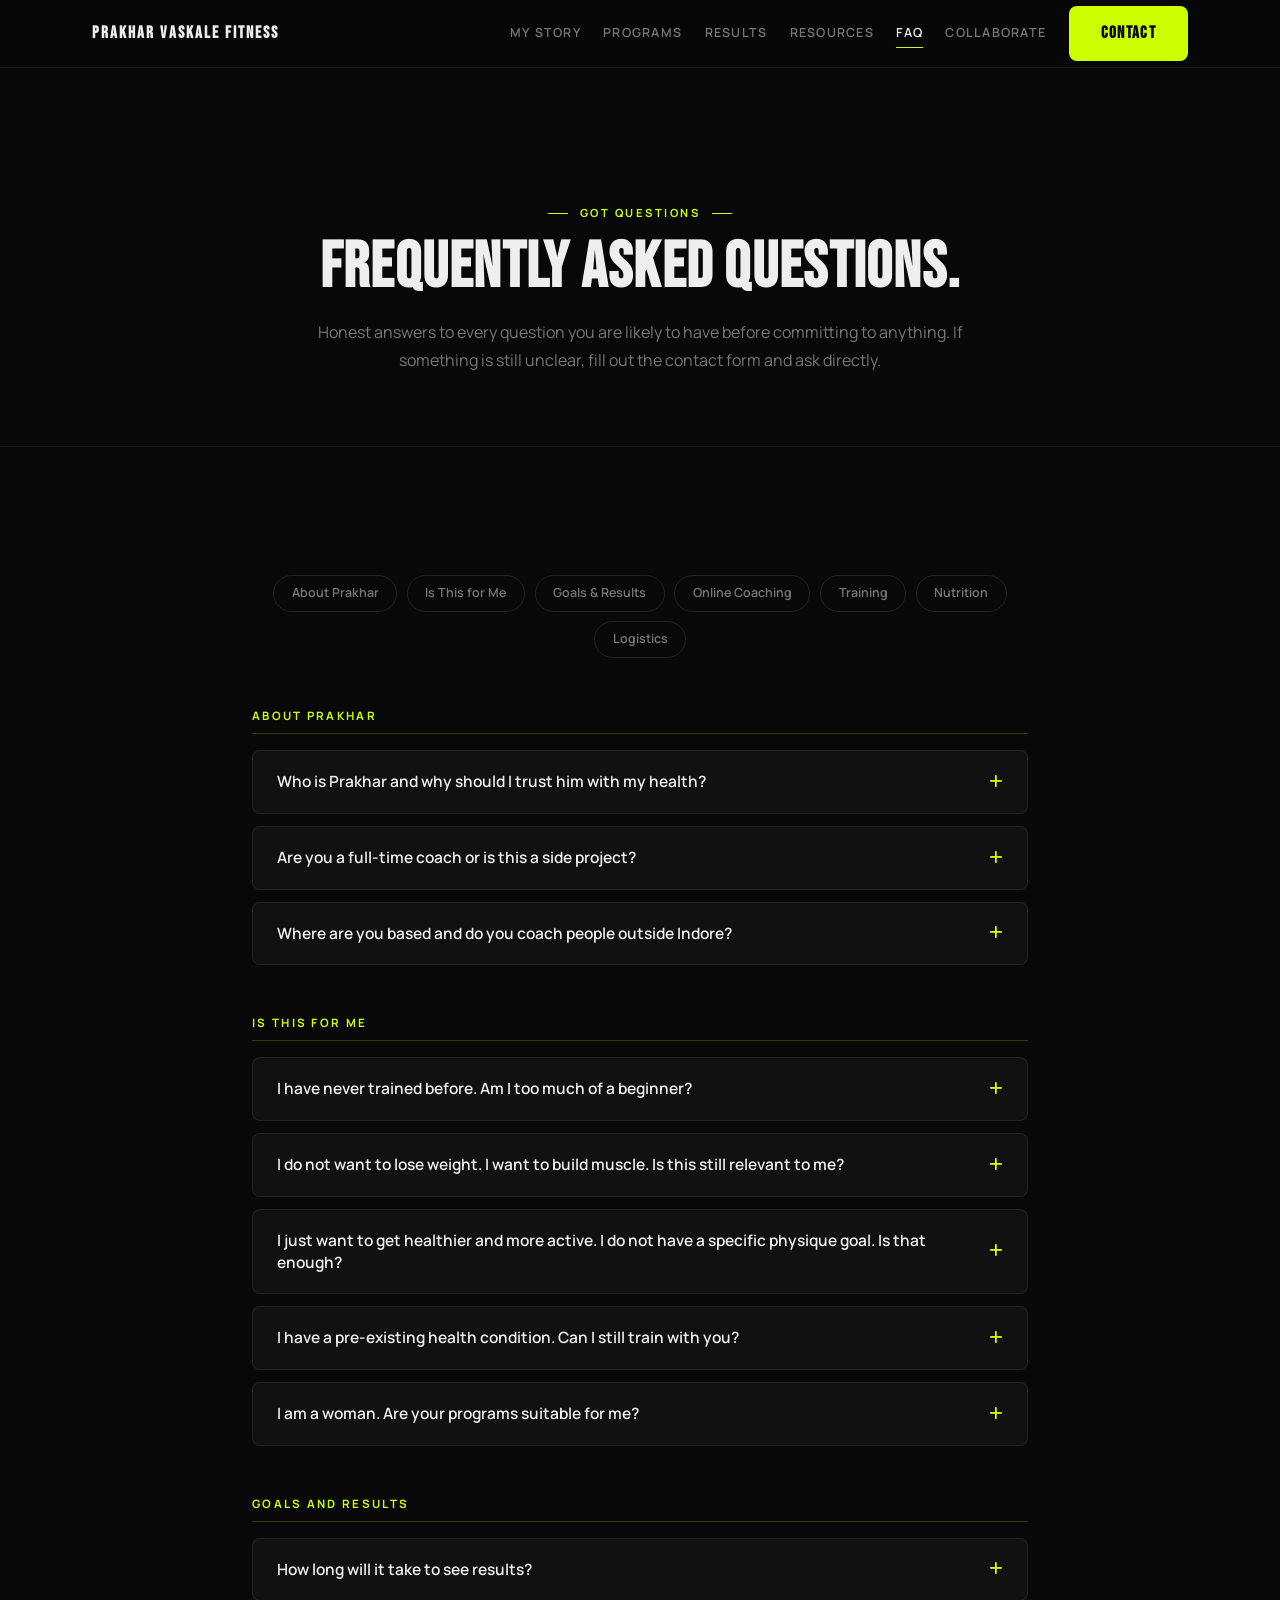
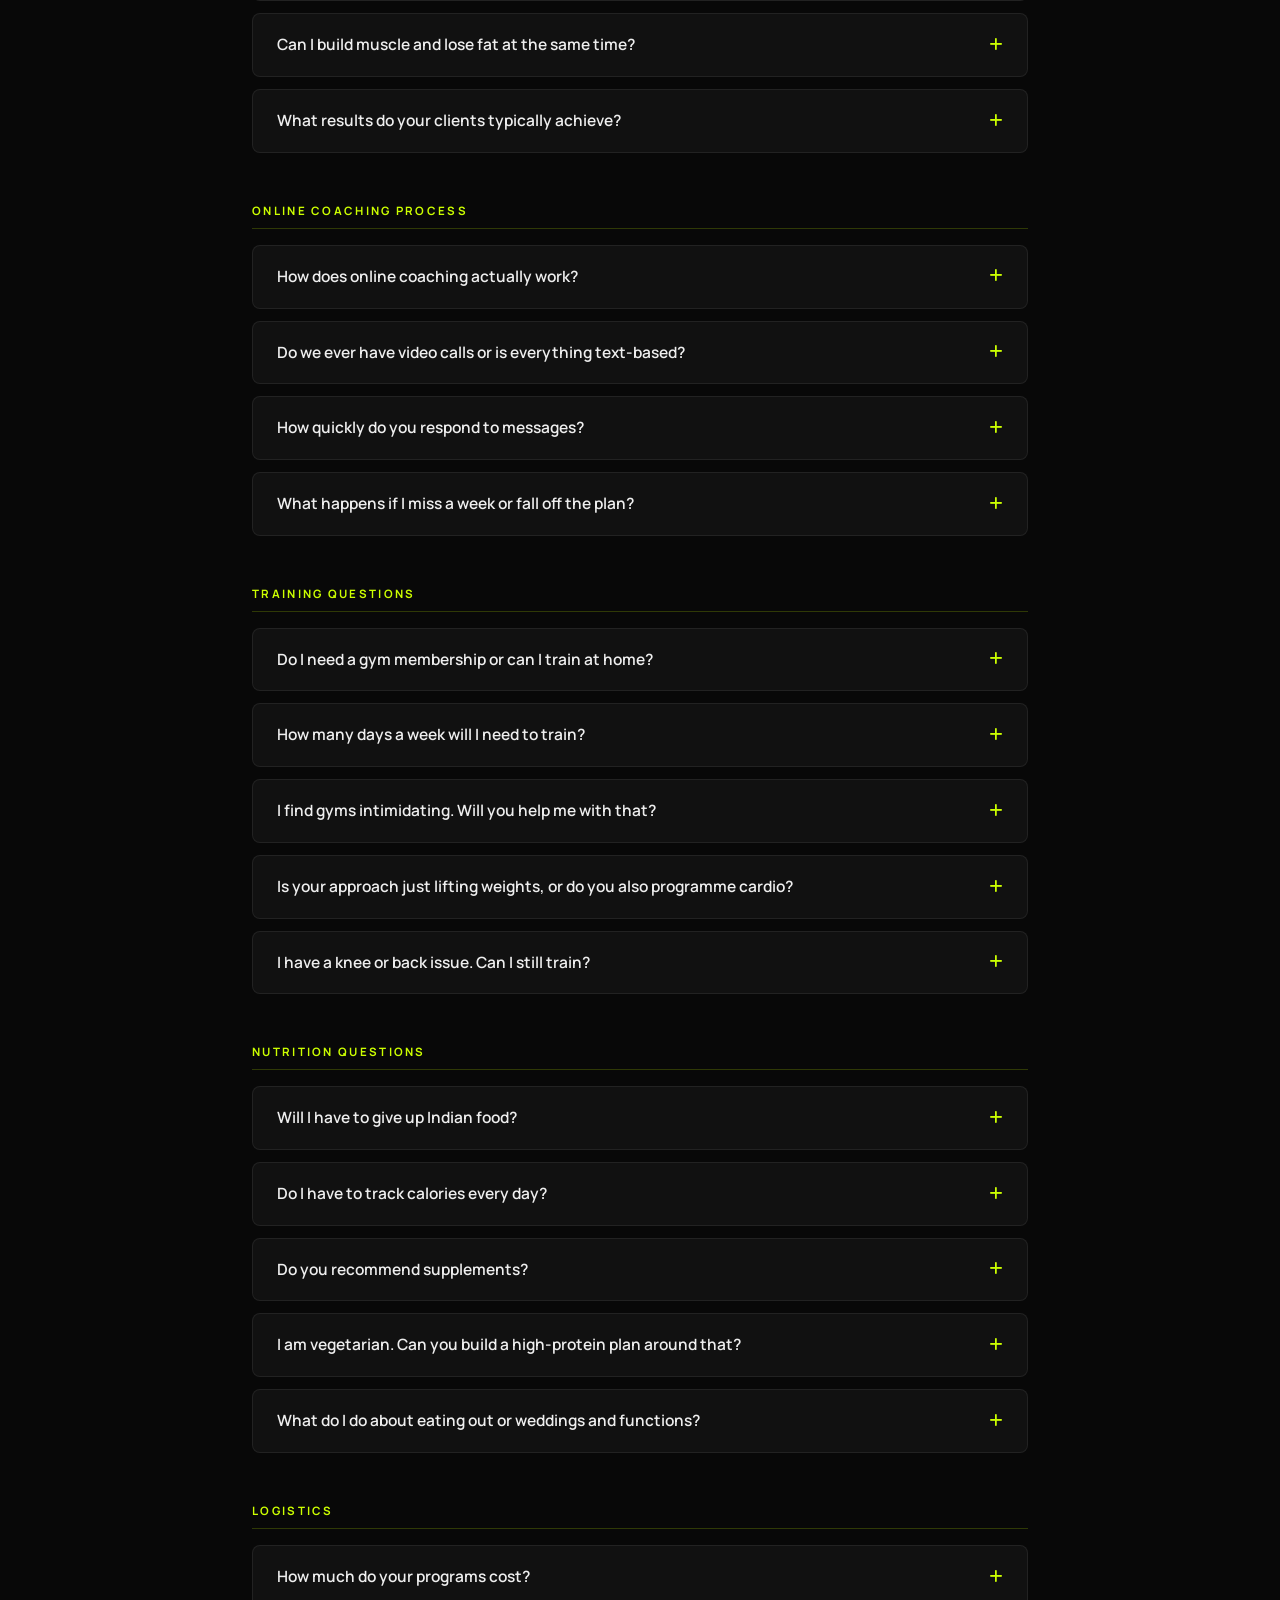
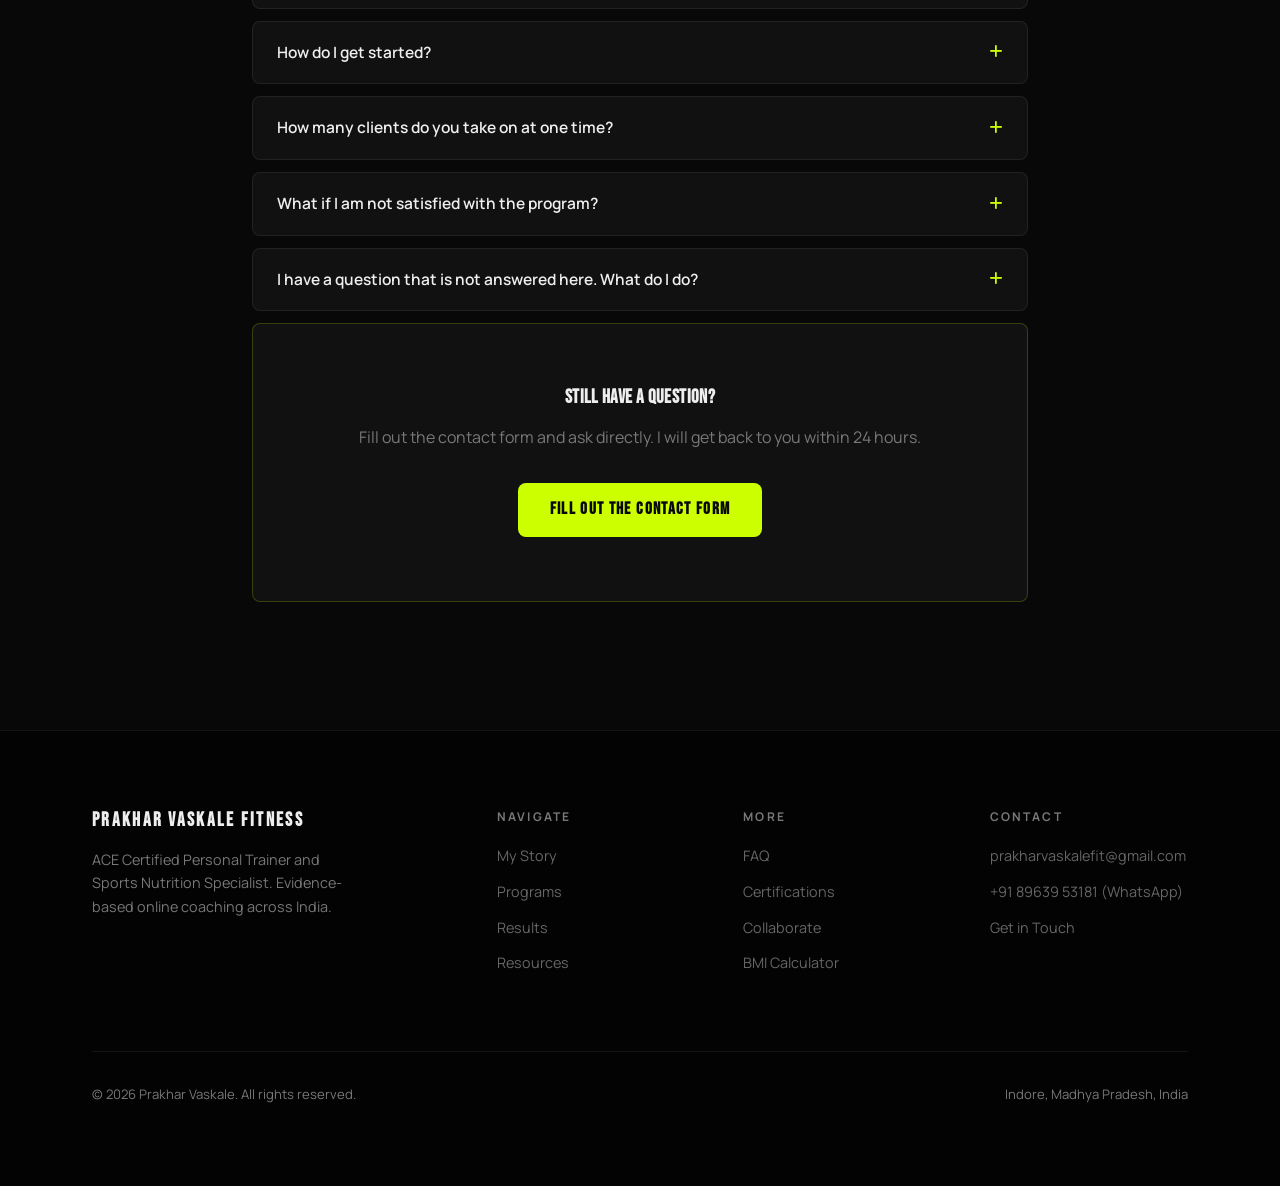
<file: faq.html>
<!DOCTYPE html>
<html lang="en">
<head>
    <meta charset="UTF-8">
    <meta name="viewport" content="width=device-width, initial-scale=1.0">
    <title>FAQ | Prakhar Vaskale Fitness</title>
    <meta name="description" content="Frequently asked questions about Prakhar Vaskale's online personal training and nutrition coaching. Everything you need to know before getting started.">
    <link rel="preconnect" href="https://fonts.googleapis.com">
    <link rel="preconnect" href="https://fonts.gstatic.com" crossorigin>
    <link href="https://fonts.googleapis.com/css2?family=Bebas+Neue&family=Manrope:wght@400;500;600;700&display=swap" rel="stylesheet">
    <link rel="stylesheet" href="https://cdnjs.cloudflare.com/ajax/libs/font-awesome/6.4.0/css/all.min.css">
    <link rel="stylesheet" href="style.css">
</head>
<body>

    <nav class="navbar">
        <div class="nav-container">
            <a href="index.html" class="logo">PRAKHAR VASKALE FITNESS</a>
            <button class="nav-toggle" id="navToggle" aria-label="Toggle navigation" aria-expanded="false">
                <span></span><span></span><span></span>
            </button>
            <div class="nav-links" id="navLinks">
                <a href="story.html">My Story</a>
                <a href="programs.html">Programs</a>
                <a href="transformations.html">Results</a>
                <a href="resources.html">Resources</a>
                <a href="faq.html" class="active">FAQ</a>
                <a href="collaborations.html">Collaborate</a>
                <a href="contact.html" class="btn btn-accent">Contact</a>
            </div>
        </div>
    </nav>

    <header class="page-header">
        <div class="container reveal">
            <p class="eyebrow">Got questions</p>
            <h1 class="section-title">Frequently Asked Questions.</h1>
            <p class="section-subtitle max-w-2xl mx-auto mt-4">Honest answers to every question you are likely to have before committing to anything. If something is still unclear, fill out the contact form and ask directly.</p>
        </div>
    </header>

    <main class="section dark-section">
        <div class="container-narrow">

            <div class="faq-nav reveal">
                <a href="#about">About Prakhar</a>
                <a href="#right-for-me">Is This for Me</a>
                <a href="#goals">Goals &amp; Results</a>
                <a href="#online">Online Coaching</a>
                <a href="#training">Training</a>
                <a href="#nutrition">Nutrition</a>
                <a href="#logistics">Logistics</a>
            </div>

            <div id="about" class="reveal delay-1">
                <p class="faq-section-title">About Prakhar</p>

                <div class="faq-item">
                    <button class="faq-question-btn" aria-expanded="false">Who is Prakhar and why should I trust him with my health?<i class="fa-solid fa-plus icon"></i></button>
                    <div class="faq-answer">
                        <p>I am an ACE Certified Personal Trainer and Sports Nutrition Specialist based in Indore, India. I hold a Level 4 CPT, an EREPS Level 4 membership, a SPEFL-SC certification, and additional qualifications in Olympic lifting, kettlebell training, plyometrics, suspension training, and CPR.</p>
                        <p>But credentials alone are not enough. I spent years as a practicing advocate before becoming a coach. At my heaviest I weighed 120 kg, and I lost close to 30 kg using the same evidence-based principles I now apply to my clients. I understand what it takes from the inside, not just from a textbook.</p>
                    </div>
                </div>

                <div class="faq-item">
                    <button class="faq-question-btn" aria-expanded="false">Are you a full-time coach or is this a side project?<i class="fa-solid fa-plus icon"></i></button>
                    <div class="faq-answer">
                        <p>Coaching is my primary profession. I left legal practice specifically to do this full-time. When you work with me, you are not fitting into someone's evenings and weekends. You have access to a coach who is fully committed to this work.</p>
                    </div>
                </div>

                <div class="faq-item">
                    <button class="faq-question-btn" aria-expanded="false">Where are you based and do you coach people outside Indore?<i class="fa-solid fa-plus icon"></i></button>
                    <div class="faq-answer">
                        <p>I am based in Indore, Madhya Pradesh, but both of my programs are delivered entirely online. I coach clients across India. All communication happens through WhatsApp and email, and workout and nutrition plans are delivered digitally. You do not need to be in Indore, or even in the same time zone, for this to work.</p>
                    </div>
                </div>
            </div>

            <div id="right-for-me" class="reveal">
                <p class="faq-section-title">Is This for Me</p>

                <div class="faq-item">
                    <button class="faq-question-btn" aria-expanded="false">I have never trained before. Am I too much of a beginner?<i class="fa-solid fa-plus icon"></i></button>
                    <div class="faq-answer">
                        <p>No such thing. At 120 kg with zero gym experience, I was the exact definition of a beginner. I know what it feels like to walk into a gym and not understand anything happening around you.</p>
                        <p>Every program I write begins at your actual starting point, not an assumed one. You will learn correct form, build confidence gradually, and progress at a pace that makes sense for your body. Most of my clients have no prior training experience when they start.</p>
                    </div>
                </div>

                <div class="faq-item">
                    <button class="faq-question-btn" aria-expanded="false">I do not want to lose weight. I want to build muscle. Is this still relevant to me?<i class="fa-solid fa-plus icon"></i></button>
                    <div class="faq-answer">
                        <p>Absolutely. The system I use applies equally well to muscle gain, fat loss, weight maintenance, and general fitness. The principles of progressive overload, evidence-based programming, and proper nutrition do not change by goal. What changes is how those principles are applied.</p>
                        <p>My own story started with fat loss, but I coach clients across all goals. When you fill out the contact form, tell me what you are actually working towards and I will build the program around that.</p>
                    </div>
                </div>

                <div class="faq-item">
                    <button class="faq-question-btn" aria-expanded="false">I just want to get healthier and more active. I do not have a specific physique goal. Is that enough?<i class="fa-solid fa-plus icon"></i></button>
                    <div class="faq-answer">
                        <p>Yes, and honestly that is a great starting point. Improved energy, better sleep, reduced stress, and stronger daily function are real outcomes, and they are worth pursuing with the same rigour as any aesthetic goal. I can build a program around exactly that.</p>
                    </div>
                </div>

                <div class="faq-item">
                    <button class="faq-question-btn" aria-expanded="false">I have a pre-existing health condition. Can I still train with you?<i class="fa-solid fa-plus icon"></i></button>
                    <div class="faq-answer">
                        <p>Disclose it in your intake form and I will review it carefully. For most common conditions including hypertension, type 2 diabetes, joint issues, and back problems, exercise is not contraindicated. It is often prescribed. I will work within any medical boundaries you have and, where appropriate, ask you to get clearance from your doctor before we begin.</p>
                        <p>If your condition requires medical supervision that goes beyond the scope of personal training, I will tell you honestly rather than take you on and put you at risk.</p>
                    </div>
                </div>

                <div class="faq-item">
                    <button class="faq-question-btn" aria-expanded="false">I am a woman. Are your programs suitable for me?<i class="fa-solid fa-plus icon"></i></button>
                    <div class="faq-answer">
                        <p>Yes. I coach both men and women. The foundational principles of training and nutrition apply across sexes, and programs are individualised around your body composition data, your goals, and your starting point. Where relevant, hormonal considerations such as cycle-synced training or specific protein targets are factored in.</p>
                    </div>
                </div>
            </div>

            <div id="goals" class="reveal">
                <p class="faq-section-title">Goals and Results</p>

                <div class="faq-item">
                    <button class="faq-question-btn" aria-expanded="false">How long will it take to see results?<i class="fa-solid fa-plus icon"></i></button>
                    <div class="faq-answer">
                        <p>This depends on what you mean by results and where you are starting from. Energy levels, sleep quality, and strength improvements are typically noticeable within the first 2 to 4 weeks.</p>
                        <p>Visible body composition changes generally take 6 to 12 weeks of consistent effort to become clearly apparent. The timeline depends on your starting point, your adherence, your sleep, and your stress levels. My programs are built to deliver results in a sustainable way, not a fast-then-crash way.</p>
                    </div>
                </div>

                <div class="faq-item">
                    <button class="faq-question-btn" aria-expanded="false">Can I build muscle and lose fat at the same time?<i class="fa-solid fa-plus icon"></i></button>
                    <div class="faq-answer">
                        <p>For beginners, yes. This is called body recomposition and it is most achievable when you are new to training or returning after a significant break. The body can partition nutrients effectively in this window to support both simultaneously.</p>
                        <p>For more experienced trainees, a focused approach - either a structured muscle-building phase or a fat loss phase - tends to produce better results. I will advise you on the right strategy based on your current level and goals.</p>
                    </div>
                </div>

                <div class="faq-item">
                    <button class="faq-question-btn" aria-expanded="false">What results do your clients typically achieve?<i class="fa-solid fa-plus icon"></i></button>
                    <div class="faq-answer">
                        <p>Results vary based on starting point, goal, and consistency. Clients who follow the program as designed consistently report measurable fat loss, strength improvements, and improved energy within 8 to 12 weeks. You can read specific client accounts on the <a href="transformations.html">Results page</a>.</p>
                        <p>I do not make specific outcome promises because individual results depend on factors that are partly outside the program's control. What I can promise is that the program will be built correctly, adjusted based on your weekly data, and supported throughout.</p>
                    </div>
                </div>
            </div>

            <div id="online" class="reveal">
                <p class="faq-section-title">Online Coaching Process</p>

                <div class="faq-item">
                    <button class="faq-question-btn" aria-expanded="false">How does online coaching actually work?<i class="fa-solid fa-plus icon"></i></button>
                    <div class="faq-answer">
                        <p>After you fill out the contact form and we agree on which program is right for you, the process looks like this:</p>
                        <p><strong>Week 1:</strong> You complete a detailed intake form covering your health history, food preferences, schedule, training experience, and goals. I use this to build your initial workout and nutrition plan.</p>
                        <p><strong>Ongoing:</strong> Your workout plan is delivered digitally with full exercise descriptions, sets, reps, and coaching notes. On the Complete Transformation, I check in weekly via WhatsApp to review progress and adjust. On the Essentials Plan, I am reachable by email and update your plan monthly.</p>
                    </div>
                </div>

                <div class="faq-item">
                    <button class="faq-question-btn" aria-expanded="false">Do we ever have video calls or is everything text-based?<i class="fa-solid fa-plus icon"></i></button>
                    <div class="faq-answer">
                        <p>The initial discussion typically happens via WhatsApp voice note or a short call, depending on your preference. Ongoing coaching is primarily WhatsApp and email-based.</p>
                        <p>Form review on the Complete Transformation is done via video clip. You send me a clip of your exercise, I review it and send specific feedback. This has worked reliably for every client I have coached online.</p>
                    </div>
                </div>

                <div class="faq-item">
                    <button class="faq-question-btn" aria-expanded="false">How quickly do you respond to messages?<i class="fa-solid fa-plus icon"></i></button>
                    <div class="faq-answer">
                        <p>On the Complete Transformation, WhatsApp access is available Monday to Saturday from 9am to 9pm. I aim to respond within a few hours. For non-urgent questions, I always respond by end of day. On the Essentials Plan, email responses are within 48 hours.</p>
                    </div>
                </div>

                <div class="faq-item">
                    <button class="faq-question-btn" aria-expanded="false">What happens if I miss a week or fall off the plan?<i class="fa-solid fa-plus icon"></i></button>
                    <div class="faq-answer">
                        <p>Life happens. Missing a session or a week does not end your progress. On the Complete Transformation, I will know via the weekly check-in, and we will adjust accordingly. There is no judgment. The goal is never perfection. It is consistency over time.</p>
                    </div>
                </div>
            </div>

            <div id="training" class="reveal">
                <p class="faq-section-title">Training Questions</p>

                <div class="faq-item">
                    <button class="faq-question-btn" aria-expanded="false">Do I need a gym membership or can I train at home?<i class="fa-solid fa-plus icon"></i></button>
                    <div class="faq-answer">
                        <p>Both work. The Complete Transformation is built around whatever setup you have access to. That said, access to a gym gives you more options for progressive overload over time, which is the primary driver of both fat loss and muscle gain. If you are serious about long-term progress, a basic gym membership is worth the investment.</p>
                    </div>
                </div>

                <div class="faq-item">
                    <button class="faq-question-btn" aria-expanded="false">How many days a week will I need to train?<i class="fa-solid fa-plus icon"></i></button>
                    <div class="faq-answer">
                        <p>This depends on your goal and schedule. Most beginners start with 3 to 4 sessions per week, each between 45 and 60 minutes. I always build the program around the time you actually have. You will not receive a 6-day program if you have told me you have 3 available evenings.</p>
                    </div>
                </div>

                <div class="faq-item">
                    <button class="faq-question-btn" aria-expanded="false">I find gyms intimidating. Will you help me with that?<i class="fa-solid fa-plus icon"></i></button>
                    <div class="faq-answer">
                        <p>Yes. I know that feeling precisely. I will make sure you arrive at the gym knowing exactly what you are doing, what equipment you need, and how every exercise is performed before you walk through the door. Confidence in the gym comes from preparation, and that preparation is built into the program from day one.</p>
                    </div>
                </div>

                <div class="faq-item">
                    <button class="faq-question-btn" aria-expanded="false">Is your approach just lifting weights, or do you also programme cardio?<i class="fa-solid fa-plus icon"></i></button>
                    <div class="faq-answer">
                        <p>Both, in the right balance for your goal. Resistance training is the backbone of every program because it is the most effective tool for changing body composition, improving metabolism, and building long-term strength. Cardio is programmed in addition to, not instead of, resistance work - and the type and amount depends on your goal.</p>
                    </div>
                </div>

                <div class="faq-item">
                    <button class="faq-question-btn" aria-expanded="false">I have a knee or back issue. Can I still train?<i class="fa-solid fa-plus icon"></i></button>
                    <div class="faq-answer">
                        <p>In most cases, yes. Training around an injury is often possible and, when done correctly, can support recovery. Let me know the specifics in your intake form. I will design the program to avoid aggravating the issue and include modifications where needed. Where your situation requires physiotherapy input first, I will tell you clearly.</p>
                    </div>
                </div>
            </div>

            <div id="nutrition" class="reveal">
                <p class="faq-section-title">Nutrition Questions</p>

                <div class="faq-item">
                    <button class="faq-question-btn" aria-expanded="false">Will I have to give up Indian food?<i class="fa-solid fa-plus icon"></i></button>
                    <div class="faq-answer">
                        <p>No. This is one of the questions I get most often and the answer is always the same. I am from Indore. I understand Indian food, Indian household cooking, and the cultural role food plays in daily life. Your plan will be built around real Indian foods across vegetarian, vegan, or non-vegetarian preferences.</p>
                        <p>What changes is the structure, the portions, and the balance of macronutrients, not the food itself.</p>
                    </div>
                </div>

                <div class="faq-item">
                    <button class="faq-question-btn" aria-expanded="false">Do I have to track calories every day?<i class="fa-solid fa-plus icon"></i></button>
                    <div class="faq-answer">
                        <p>Tracking is the most reliable tool for hitting your targets, especially at the beginning. The level of tracking I ask for depends on your goal and your appetite for detail. For fat loss or muscle gain with specific targets, tracking macros is important in the early weeks. Over time, many clients move to a less rigorous approach while maintaining results.</p>
                    </div>
                </div>

                <div class="faq-item">
                    <button class="faq-question-btn" aria-expanded="false">Do you recommend supplements?<i class="fa-solid fa-plus icon"></i></button>
                    <div class="faq-answer">
                        <p>I keep supplement recommendations minimal and evidence-based. The ones with the most consistent research support are creatine monohydrate, protein powder as a convenience tool, and vitamin D if you are deficient, which most Indians are.</p>
                        <p>I do not recommend fat burners, testosterone boosters, or anything with weak or no scientific backing. Supplements fill gaps in an already solid diet. They do not replace one.</p>
                    </div>
                </div>

                <div class="faq-item">
                    <button class="faq-question-btn" aria-expanded="false">I am vegetarian. Can you build a high-protein plan around that?<i class="fa-solid fa-plus icon"></i></button>
                    <div class="faq-answer">
                        <p>Yes. Paneer, dahi, eggs, lentils, legumes, soya chunks, and dairy-based options can all be used effectively. I have built vegetarian plans that hit 150g of protein per day without relying on supplements for the majority of intake.</p>
                        <p>For vegan clients, the options are slightly narrower but still workable with the right combination of soya, legumes, lentils, tofu, and plant-based protein supplements where needed.</p>
                    </div>
                </div>

                <div class="faq-item">
                    <button class="faq-question-btn" aria-expanded="false">What do I do about eating out or weddings and functions?<i class="fa-solid fa-plus icon"></i></button>
                    <div class="faq-answer">
                        <p>A plan that does not account for real life is not a good plan. I will give you practical strategies for eating out, attending functions, and managing social eating without derailing your progress. The goal is to make this work in the context of your actual life.</p>
                    </div>
                </div>
            </div>

            <div id="logistics" class="reveal">
                <p class="faq-section-title">Logistics</p>

                <div class="faq-item">
                    <button class="faq-question-btn" aria-expanded="false">How much do your programs cost?<i class="fa-solid fa-plus icon"></i></button>
                    <div class="faq-answer">
                        <p>Pricing is not listed publicly because it depends on the program and the duration. Fill out the contact form and I will give you clear pricing based on what you are looking for. No obligation after that conversation.</p>
                    </div>
                </div>

                <div class="faq-item">
                    <button class="faq-question-btn" aria-expanded="false">How do I get started?<i class="fa-solid fa-plus icon"></i></button>
                    <div class="faq-answer">
                        <p>Fill out the <a href="contact.html">contact form</a>. It takes about 2 minutes. Tell me your goal, your schedule, and any questions you have. I will review your details personally and get back to you within 24 hours with a clear next step. No automated responses, no sales funnel.</p>
                    </div>
                </div>

                <div class="faq-item">
                    <button class="faq-question-btn" aria-expanded="false">How many clients do you take on at one time?<i class="fa-solid fa-plus icon"></i></button>
                    <div class="faq-answer">
                        <p>I deliberately limit the number of active coaching clients to ensure every person gets genuine attention. The Complete Transformation is limited to 5 new clients at any one time. If spots are full when you apply, I will let you know and add you to the waitlist.</p>
                    </div>
                </div>

                <div class="faq-item">
                    <button class="faq-question-btn" aria-expanded="false">What if I am not satisfied with the program?<i class="fa-solid fa-plus icon"></i></button>
                    <div class="faq-answer">
                        <p>If something is not working, tell me. The program is not a fixed document. It is adjusted based on your feedback, your progress data, and what is actually happening in your life. Specific terms are discussed before you commit to anything. I do not take payment and disappear.</p>
                    </div>
                </div>

                <div class="faq-item">
                    <button class="faq-question-btn" aria-expanded="false">I have a question that is not answered here. What do I do?<i class="fa-solid fa-plus icon"></i></button>
                    <div class="faq-answer">
                        <p>Fill out the <a href="contact.html">contact form</a> and ask it directly. I read every submission personally and will answer your specific question, not send you back to this page.</p>
                    </div>
                </div>
            </div>

            <div class="cta-box mt-12 reveal">
                <h3 class="mb-4">Still Have a Question?</h3>
                <p class="text-muted mb-8">Fill out the contact form and ask directly. I will get back to you within 24 hours.</p>
                <a href="contact.html" class="btn btn-accent">Fill Out the Contact Form</a>
            </div>

        </div>
    </main>

    <footer class="footer">
        <div class="container reveal">
            <div class="footer-grid">
                <div>
                    <div class="logo footer-logo">PRAKHAR VASKALE FITNESS</div>
                    <p class="footer-tagline">ACE Certified Personal Trainer and Sports Nutrition Specialist. Evidence-based online coaching across India.</p>
                </div>
                <div class="footer-col">
                    <h4>Navigate</h4>
                    <a href="story.html">My Story</a>
                    <a href="programs.html">Programs</a>
                    <a href="transformations.html">Results</a>
                    <a href="resources.html">Resources</a>
                </div>
                <div class="footer-col">
                    <h4>More</h4>
                    <a href="faq.html">FAQ</a>
                    <a href="certifications.html">Certifications</a>
                    <a href="collaborations.html">Collaborate</a>
                    <a href="calculator.html">BMI Calculator</a>
                </div>
                <div class="footer-col">
                    <h4>Contact</h4>
                    <a href="mailto:prakharvaskalefit@gmail.com">prakharvaskalefit@gmail.com</a>
                    <a href="https://wa.me/918963953181" target="_blank" rel="noopener">+91 89639 53181 (WhatsApp)</a>
                    <a href="contact.html">Get in Touch</a>
                </div>
            </div>
            <div class="footer-bottom">
                <span>&copy; 2026 Prakhar Vaskale. All rights reserved.</span>
                <span>Indore, Madhya Pradesh, India</span>
            </div>
        </div>
    </footer>

    <script>
    document.addEventListener('DOMContentLoaded', function() {
        // 1. Intersection Observer for Smooth Reveals
        var observerOptions = { root: null, rootMargin: '0px', threshold: 0.15 };
        var observer = new IntersectionObserver(function(entries, observer) {
            entries.forEach(function(entry) {
                if (entry.isIntersecting) {
                    entry.target.classList.add('is-visible');
                    observer.unobserve(entry.target);
                }
            });
        }, observerOptions);

        document.querySelectorAll('.reveal').forEach(function(el) {
            observer.observe(el);
        });

        // 2. Navigation Scroll Behavior
        var nav = document.querySelector('.navbar');
        var lastY = 0, ticking = false;
        
        window.addEventListener('scroll', function() {
            if (!ticking) {
                window.requestAnimationFrame(function() {
                    var y = window.scrollY;
                    if (y > lastY && y > 90) { nav.classList.add('nav-up'); }
                    else { nav.classList.remove('nav-up'); }
                    nav.classList.toggle('nav-scrolled', y > 12);
                    lastY = y; ticking = false;
                });
                ticking = true;
            }
        }, { passive: true });

        // 3. Mobile Hamburger Toggle
        var t = document.getElementById('navToggle');
        var l = document.getElementById('navLinks');
        
        if (t && l) {
            t.addEventListener('click', function(e) {
                e.stopPropagation();
                var isOpen = l.classList.contains('open');
                if (isOpen) {
                    l.classList.remove('open');
                    t.classList.remove('open');
                    t.setAttribute('aria-expanded', 'false');
                } else {
                    l.classList.add('open');
                    t.classList.add('open');
                    t.setAttribute('aria-expanded', 'true');
                }
            });

            l.querySelectorAll('a').forEach(function(a) {
                a.addEventListener('click', function() {
                    l.classList.remove('open');
                    t.classList.remove('open');
                    t.setAttribute('aria-expanded', 'false');
                });
            });

            document.addEventListener('click', function(e) {
                if (l.classList.contains('open') && !t.contains(e.target) && !l.contains(e.target)) {
                    l.classList.remove('open');
                    t.classList.remove('open');
                    t.setAttribute('aria-expanded', 'false');
                }
            });
        }

        // 4. FAQ Dropdown Toggle
        var faqBtns = document.querySelectorAll('.faq-question-btn');
        if (faqBtns.length > 0) {
            faqBtns.forEach(function(btn) {
                btn.addEventListener('click', function() {
                    var expanded = this.getAttribute('aria-expanded') === 'true';
                    this.setAttribute('aria-expanded', !expanded);
                    var answer = this.nextElementSibling;
                    if (answer && answer.classList.contains('faq-answer')) {
                        if (!expanded) {
                            answer.classList.add('open');
                        } else {
                            answer.classList.remove('open');
                        }
                    }
                });
            });
        }
    });
    </script>
</body>
</html>
</file>
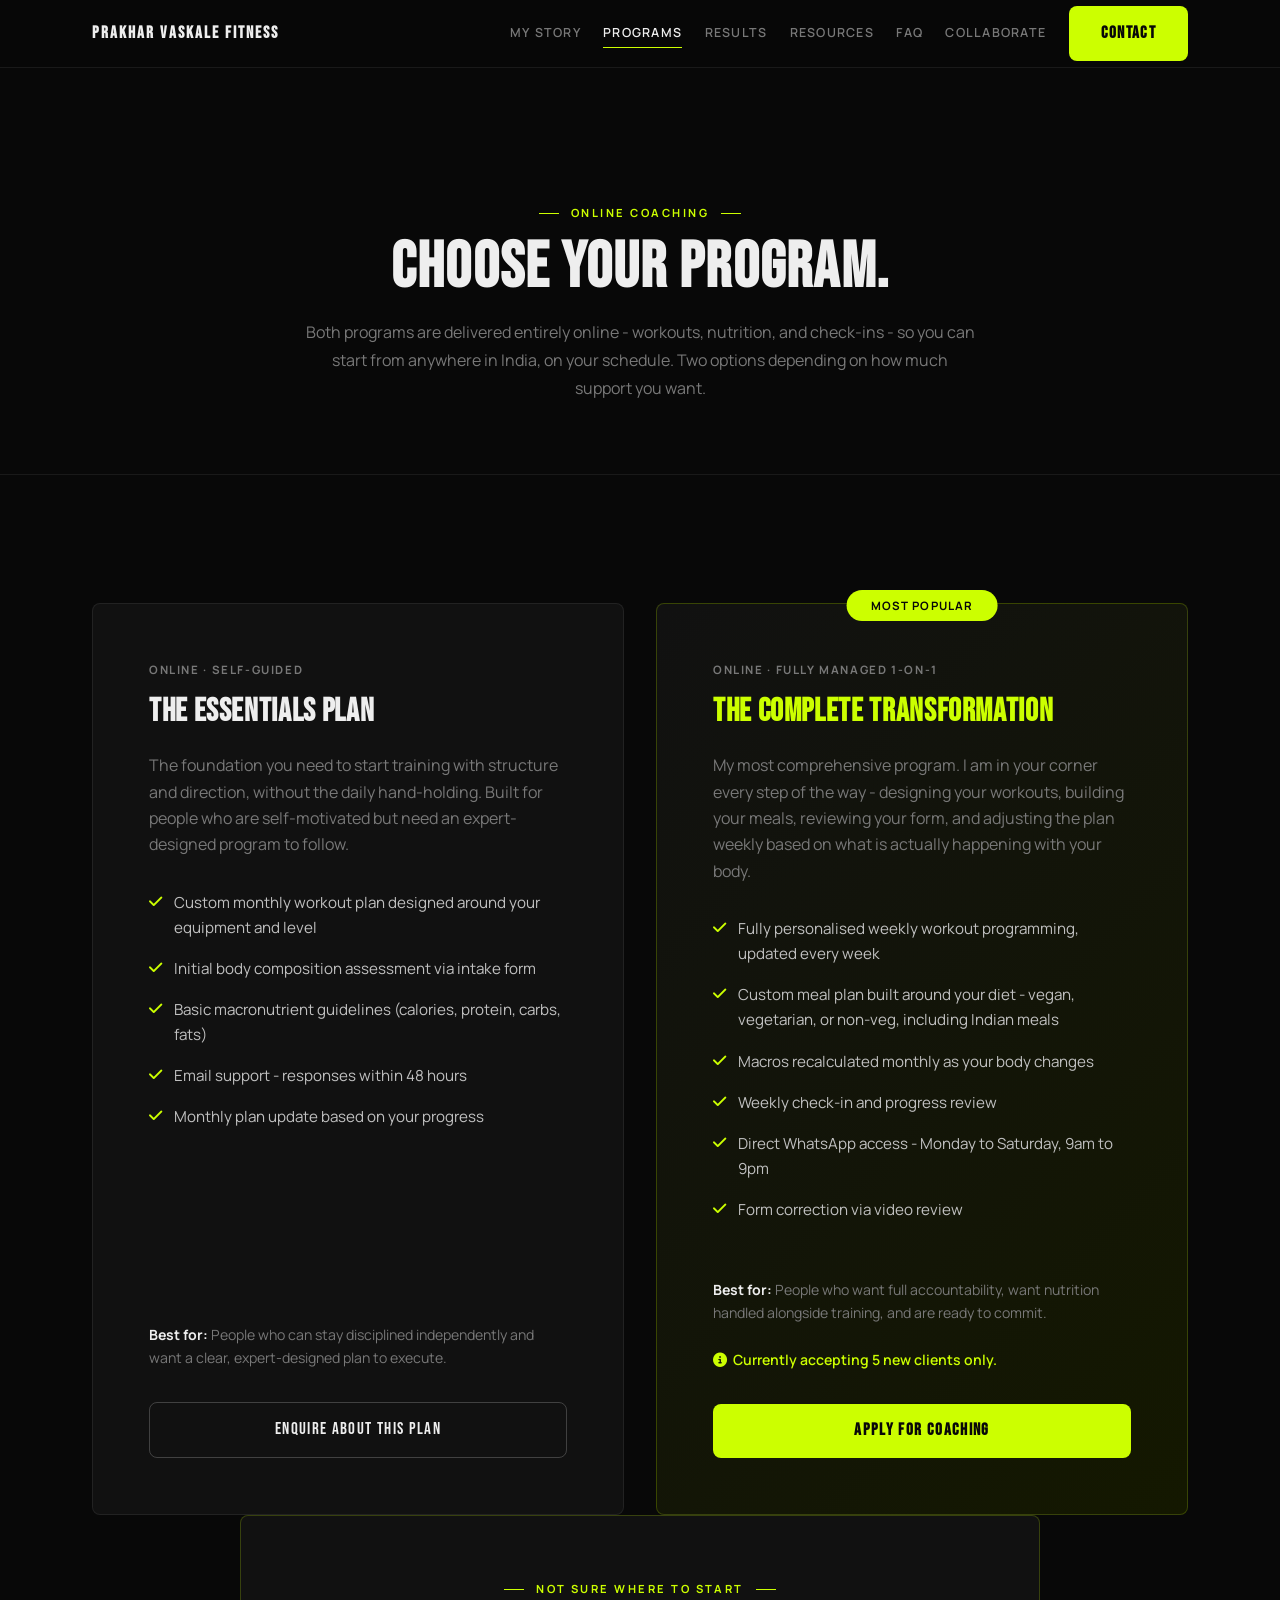
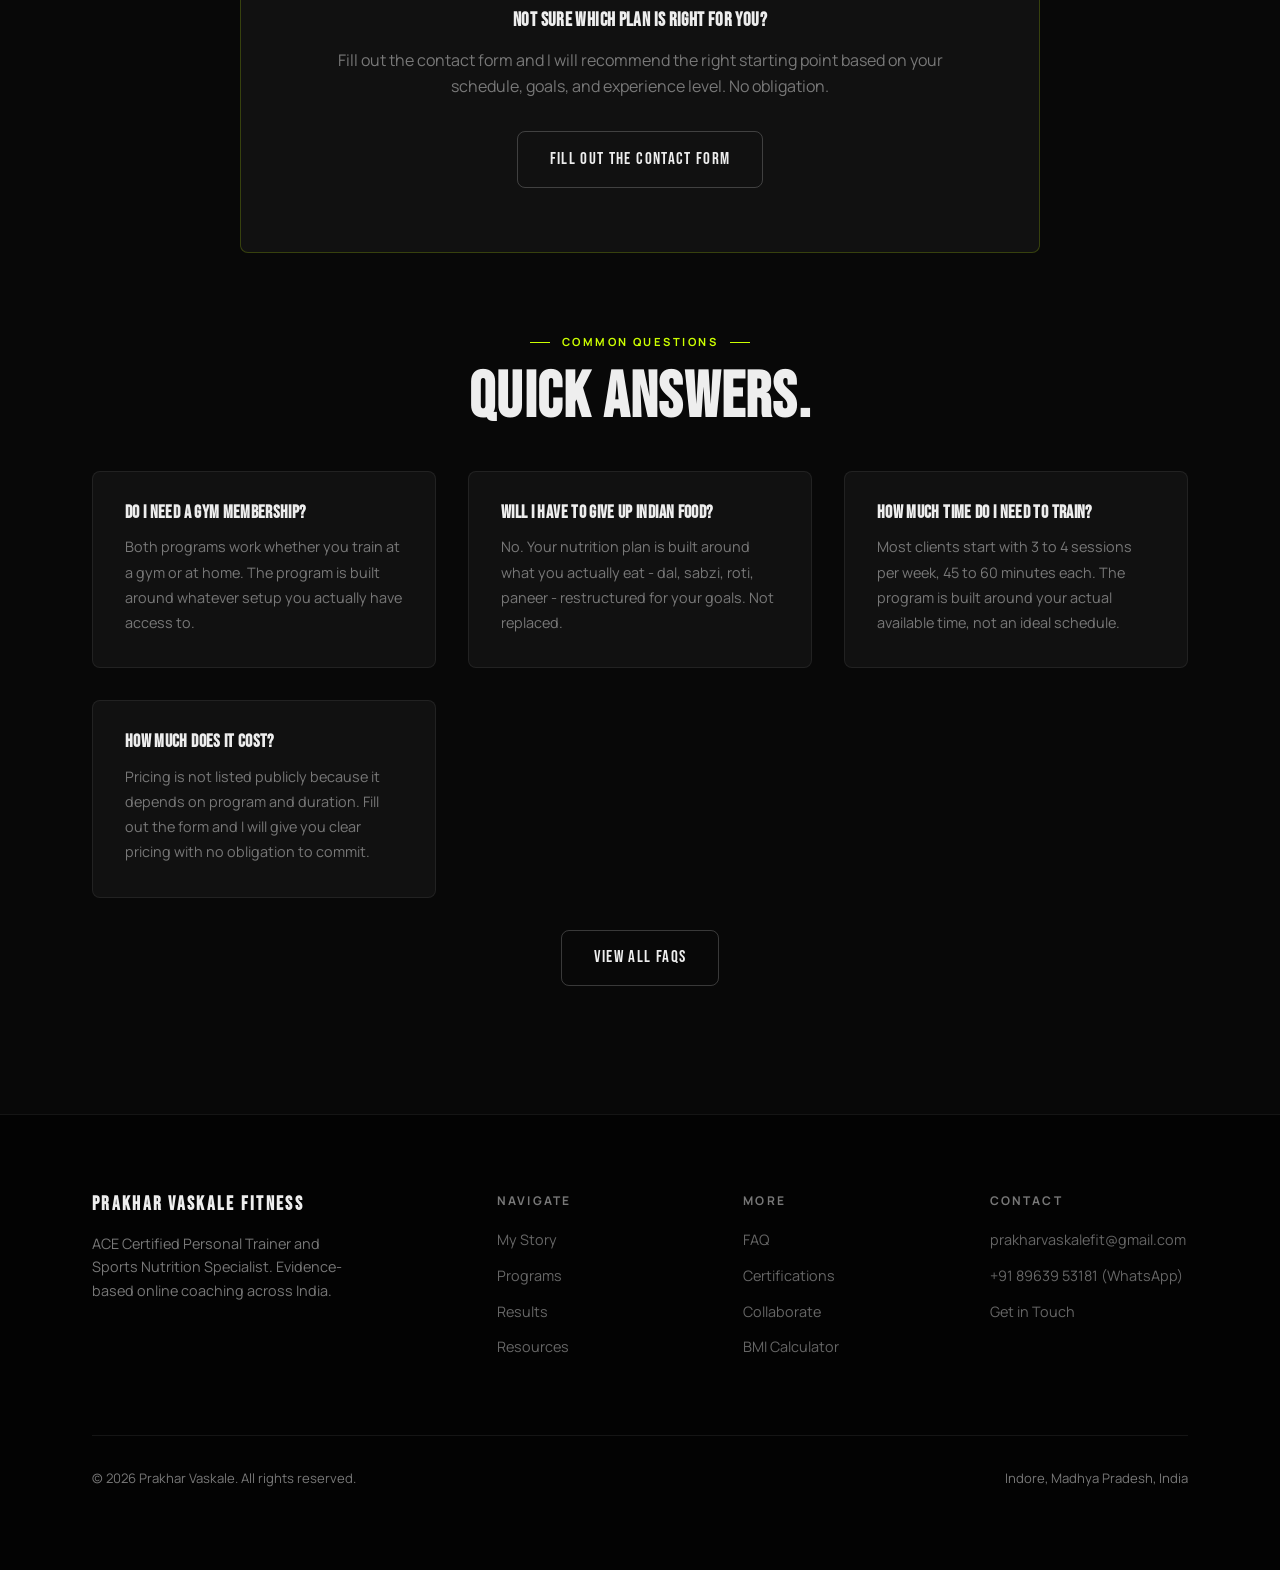
<file: programs.html>
<!DOCTYPE html>
<html lang="en">
<head>
    <meta charset="UTF-8">
    <meta name="viewport" content="width=device-width, initial-scale=1.0">
    <title>Programs | Prakhar Vaskale Fitness</title>
    <meta name="description" content="Online personal training programs from ACE Certified trainer Prakhar Vaskale. Self-guided or fully managed 1-on-1 coaching, delivered entirely online across India.">
    <link rel="preconnect" href="https://fonts.googleapis.com">
    <link rel="preconnect" href="https://fonts.gstatic.com" crossorigin>
    <link href="https://fonts.googleapis.com/css2?family=Bebas+Neue&family=Manrope:wght@400;500;600;700&display=swap" rel="stylesheet">
    <link rel="stylesheet" href="https://cdnjs.cloudflare.com/ajax/libs/font-awesome/6.4.0/css/all.min.css">
    <link rel="stylesheet" href="style.css">
</head>
<body>

    <nav class="navbar">
        <div class="nav-container">
            <a href="index.html" class="logo">PRAKHAR VASKALE FITNESS</a>
            <button class="nav-toggle" id="navToggle" aria-label="Toggle navigation" aria-expanded="false">
                <span></span><span></span><span></span>
            </button>
            <div class="nav-links" id="navLinks">
                <a href="story.html">My Story</a>
                <a href="programs.html" class="active">Programs</a>
                <a href="transformations.html">Results</a>
                <a href="resources.html">Resources</a>
                <a href="faq.html">FAQ</a>
                <a href="collaborations.html">Collaborate</a>
                <a href="contact.html" class="btn btn-accent">Contact</a>
            </div>
        </div>
    </nav>

    <header class="page-header">
        <div class="container reveal">
            <p class="eyebrow">Online coaching</p>
            <h1 class="section-title">Choose Your Program.</h1>
            <p class="section-subtitle max-w-2xl mx-auto mt-4">Both programs are delivered entirely online - workouts, nutrition, and check-ins - so you can start from anywhere in India, on your schedule. Two options depending on how much support you want.</p>
        </div>
    </header>

    <main class="section dark-section">
        <div class="container">
            <div class="pricing-grid">

                <div class="pricing-card reveal">
                    <p class="text-muted mb-4" style="font-size:0.72rem;text-transform:uppercase;letter-spacing:0.14em;font-weight:700;">Online &middot; Self-Guided</p>
                    <h2 class="mb-6" style="font-size:2rem;">The Essentials Plan</h2>
                    <p class="text-muted mb-8">The foundation you need to start training with structure and direction, without the daily hand-holding. Built for people who are self-motivated but need an expert-designed program to follow.</p>
                    <div class="feature-list">
                        <ul>
                            <li><i class="fa-solid fa-check"></i> Custom monthly workout plan designed around your equipment and level</li>
                            <li><i class="fa-solid fa-check"></i> Initial body composition assessment via intake form</li>
                            <li><i class="fa-solid fa-check"></i> Basic macronutrient guidelines (calories, protein, carbs, fats)</li>
                            <li><i class="fa-solid fa-check"></i> Email support - responses within 48 hours</li>
                            <li><i class="fa-solid fa-check"></i> Monthly plan update based on your progress</li>
                        </ul>
                    </div>
                    <p class="text-muted mb-8" style="font-size:0.88rem;"><strong style="color:var(--text-main);">Best for:</strong> People who can stay disciplined independently and want a clear, expert-designed plan to execute.</p>
                    <a href="contact.html?plan=essentials" class="btn btn-outline">Enquire About This Plan</a>
                </div>

                <div class="pricing-card premium reveal delay-1">
                    <div class="premium-badge">Most Popular</div>
                    <p class="text-muted mb-4" style="font-size:0.72rem;text-transform:uppercase;letter-spacing:0.14em;font-weight:700;">Online &middot; Fully Managed 1-on-1</p>
                    <h2 class="mb-6 text-accent" style="font-size:2rem;">The Complete Transformation</h2>
                    <p class="text-muted mb-8">My most comprehensive program. I am in your corner every step of the way - designing your workouts, building your meals, reviewing your form, and adjusting the plan weekly based on what is actually happening with your body.</p>
                    <div class="feature-list">
                        <ul>
                            <li><i class="fa-solid fa-check"></i> Fully personalised weekly workout programming, updated every week</li>
                            <li><i class="fa-solid fa-check"></i> Custom meal plan built around your diet - vegan, vegetarian, or non-veg, including Indian meals</li>
                            <li><i class="fa-solid fa-check"></i> Macros recalculated monthly as your body changes</li>
                            <li><i class="fa-solid fa-check"></i> Weekly check-in and progress review</li>
                            <li><i class="fa-solid fa-check"></i> Direct WhatsApp access - Monday to Saturday, 9am to 9pm</li>
                            <li><i class="fa-solid fa-check"></i> Form correction via video review</li>
                        </ul>
                    </div>
                    <p class="text-muted mb-6" style="font-size:0.88rem;"><strong style="color:var(--text-main);">Best for:</strong> People who want full accountability, want nutrition handled alongside training, and are ready to commit.</p>
                    <p class="text-accent mb-8" style="font-size:0.88rem;font-weight:600;"><i class="fa-solid fa-circle-info" style="margin-right:0.4rem;"></i>Currently accepting 5 new clients only.</p>
                    <a href="contact.html?plan=transformation" class="btn btn-accent">Apply for Coaching</a>
                </div>

            </div>

            <div class="cta-box mt-12 reveal">
                <p class="eyebrow">Not sure where to start</p>
                <h3 class="mb-4">Not Sure Which Plan Is Right for You?</h3>
                <p class="text-muted mb-8">Fill out the contact form and I will recommend the right starting point based on your schedule, goals, and experience level. No obligation.</p>
                <a href="contact.html" class="btn btn-outline">Fill Out the Contact Form</a>
            </div>

            <div style="margin-top:5rem;">
                <div class="text-center mb-10 reveal">
                    <p class="eyebrow">Common questions</p>
                    <h2 class="section-title">Quick Answers.</h2>
                </div>
                <div class="grid-2">
                    <div class="reveal" style="background:var(--bg-card);border:1px solid var(--border);border-radius:var(--radius);padding:2rem;">
                        <h3 style="font-size:1.1rem;margin-bottom:0.75rem;">Do I need a gym membership?</h3>
                        <p class="text-muted" style="font-size:0.9rem;line-height:1.75;">Both programs work whether you train at a gym or at home. The program is built around whatever setup you actually have access to.</p>
                    </div>
                    <div class="reveal delay-1" style="background:var(--bg-card);border:1px solid var(--border);border-radius:var(--radius);padding:2rem;">
                        <h3 style="font-size:1.1rem;margin-bottom:0.75rem;">Will I have to give up Indian food?</h3>
                        <p class="text-muted" style="font-size:0.9rem;line-height:1.75;">No. Your nutrition plan is built around what you actually eat - dal, sabzi, roti, paneer - restructured for your goals. Not replaced.</p>
                    </div>
                    <div class="reveal" style="background:var(--bg-card);border:1px solid var(--border);border-radius:var(--radius);padding:2rem;">
                        <h3 style="font-size:1.1rem;margin-bottom:0.75rem;">How much time do I need to train?</h3>
                        <p class="text-muted" style="font-size:0.9rem;line-height:1.75;">Most clients start with 3 to 4 sessions per week, 45 to 60 minutes each. The program is built around your actual available time, not an ideal schedule.</p>
                    </div>
                    <div class="reveal delay-1" style="background:var(--bg-card);border:1px solid var(--border);border-radius:var(--radius);padding:2rem;">
                        <h3 style="font-size:1.1rem;margin-bottom:0.75rem;">How much does it cost?</h3>
                        <p class="text-muted" style="font-size:0.9rem;line-height:1.75;">Pricing is not listed publicly because it depends on program and duration. Fill out the form and I will give you clear pricing with no obligation to commit.</p>
                    </div>
                </div>
                <div class="text-center mt-8 reveal">
                    <a href="faq.html" class="btn btn-outline">View All FAQs</a>
                </div>
            </div>
        </div>
    </main>

    <footer class="footer">
        <div class="container reveal">
            <div class="footer-grid">
                <div>
                    <div class="logo footer-logo">PRAKHAR VASKALE FITNESS</div>
                    <p class="footer-tagline">ACE Certified Personal Trainer and Sports Nutrition Specialist. Evidence-based online coaching across India.</p>
                </div>
                <div class="footer-col">
                    <h4>Navigate</h4>
                    <a href="story.html">My Story</a>
                    <a href="programs.html">Programs</a>
                    <a href="transformations.html">Results</a>
                    <a href="resources.html">Resources</a>
                </div>
                <div class="footer-col">
                    <h4>More</h4>
                    <a href="faq.html">FAQ</a>
                    <a href="certifications.html">Certifications</a>
                    <a href="collaborations.html">Collaborate</a>
                    <a href="calculator.html">BMI Calculator</a>
                </div>
                <div class="footer-col">
                    <h4>Contact</h4>
                    <a href="mailto:prakharvaskalefit@gmail.com">prakharvaskalefit@gmail.com</a>
                    <a href="https://wa.me/918963953181" target="_blank" rel="noopener">+91 89639 53181 (WhatsApp)</a>
                    <a href="contact.html">Get in Touch</a>
                </div>
            </div>
            <div class="footer-bottom">
                <span>&copy; 2026 Prakhar Vaskale. All rights reserved.</span>
                <span>Indore, Madhya Pradesh, India</span>
            </div>
        </div>
    </footer>

    <script>
    document.addEventListener('DOMContentLoaded', function() {
        // 1. Intersection Observer for Smooth Agency-Style Reveals
        var observerOptions = { root: null, rootMargin: '0px', threshold: 0.15 };
        var observer = new IntersectionObserver(function(entries, observer) {
            entries.forEach(function(entry) {
                if (entry.isIntersecting) {
                    entry.target.classList.add('is-visible');
                    observer.unobserve(entry.target);
                }
            });
        }, observerOptions);

        document.querySelectorAll('.reveal').forEach(function(el) {
            observer.observe(el);
        });

        // 2. Custom Magnetic Cursor Logic (Desktop Only)
        if (window.matchMedia("(pointer: fine)").matches) {
            var cursor = document.createElement('div');
            cursor.classList.add('custom-cursor');
            document.body.appendChild(cursor);

            document.addEventListener('mousemove', function(e) {
                cursor.style.transform = `translate3d(${e.clientX}px, ${e.clientY}px, 0) translate3d(-50%, -50%, 0)`;
            });

            document.querySelectorAll('a, button, input, select, textarea, .btn').forEach(function(el) {
                el.addEventListener('mouseenter', function() { cursor.classList.add('hover'); });
                el.addEventListener('mouseleave', function() { cursor.classList.remove('hover'); });
            });
        }

        // 3. Navigation Scroll Behavior
        var nav = document.querySelector('.navbar');
        var lastY = 0, ticking = false;
        
        window.addEventListener('scroll', function() {
            if (!ticking) {
                window.requestAnimationFrame(function() {
                    var y = window.scrollY;
                    if (y > lastY && y > 90) { nav.classList.add('nav-up'); }
                    else { nav.classList.remove('nav-up'); }
                    nav.classList.toggle('nav-scrolled', y > 12);
                    lastY = y; ticking = false;
                });
                ticking = true;
            }
        }, { passive: true });

        // 4. Mobile Hamburger Toggle
        var t = document.getElementById('navToggle');
        var l = document.getElementById('navLinks');
        
        if (t && l) {
            t.addEventListener('click', function(e) {
                e.stopPropagation();
                var isOpen = l.classList.contains('open');
                if (isOpen) {
                    l.classList.remove('open');
                    t.classList.remove('open');
                    t.setAttribute('aria-expanded', 'false');
                } else {
                    l.classList.add('open');
                    t.classList.add('open');
                    t.setAttribute('aria-expanded', 'true');
                }
            });

            l.querySelectorAll('a').forEach(function(a) {
                a.addEventListener('click', function() {
                    l.classList.remove('open');
                    t.classList.remove('open');
                    t.setAttribute('aria-expanded', 'false');
                });
            });

            document.addEventListener('click', function(e) {
                if (l.classList.contains('open') && !t.contains(e.target) && !l.contains(e.target)) {
                    l.classList.remove('open');
                    t.classList.remove('open');
                    t.setAttribute('aria-expanded', 'false');
                }
            });
        }
    });
    </script>
</body>
</html>
</file>
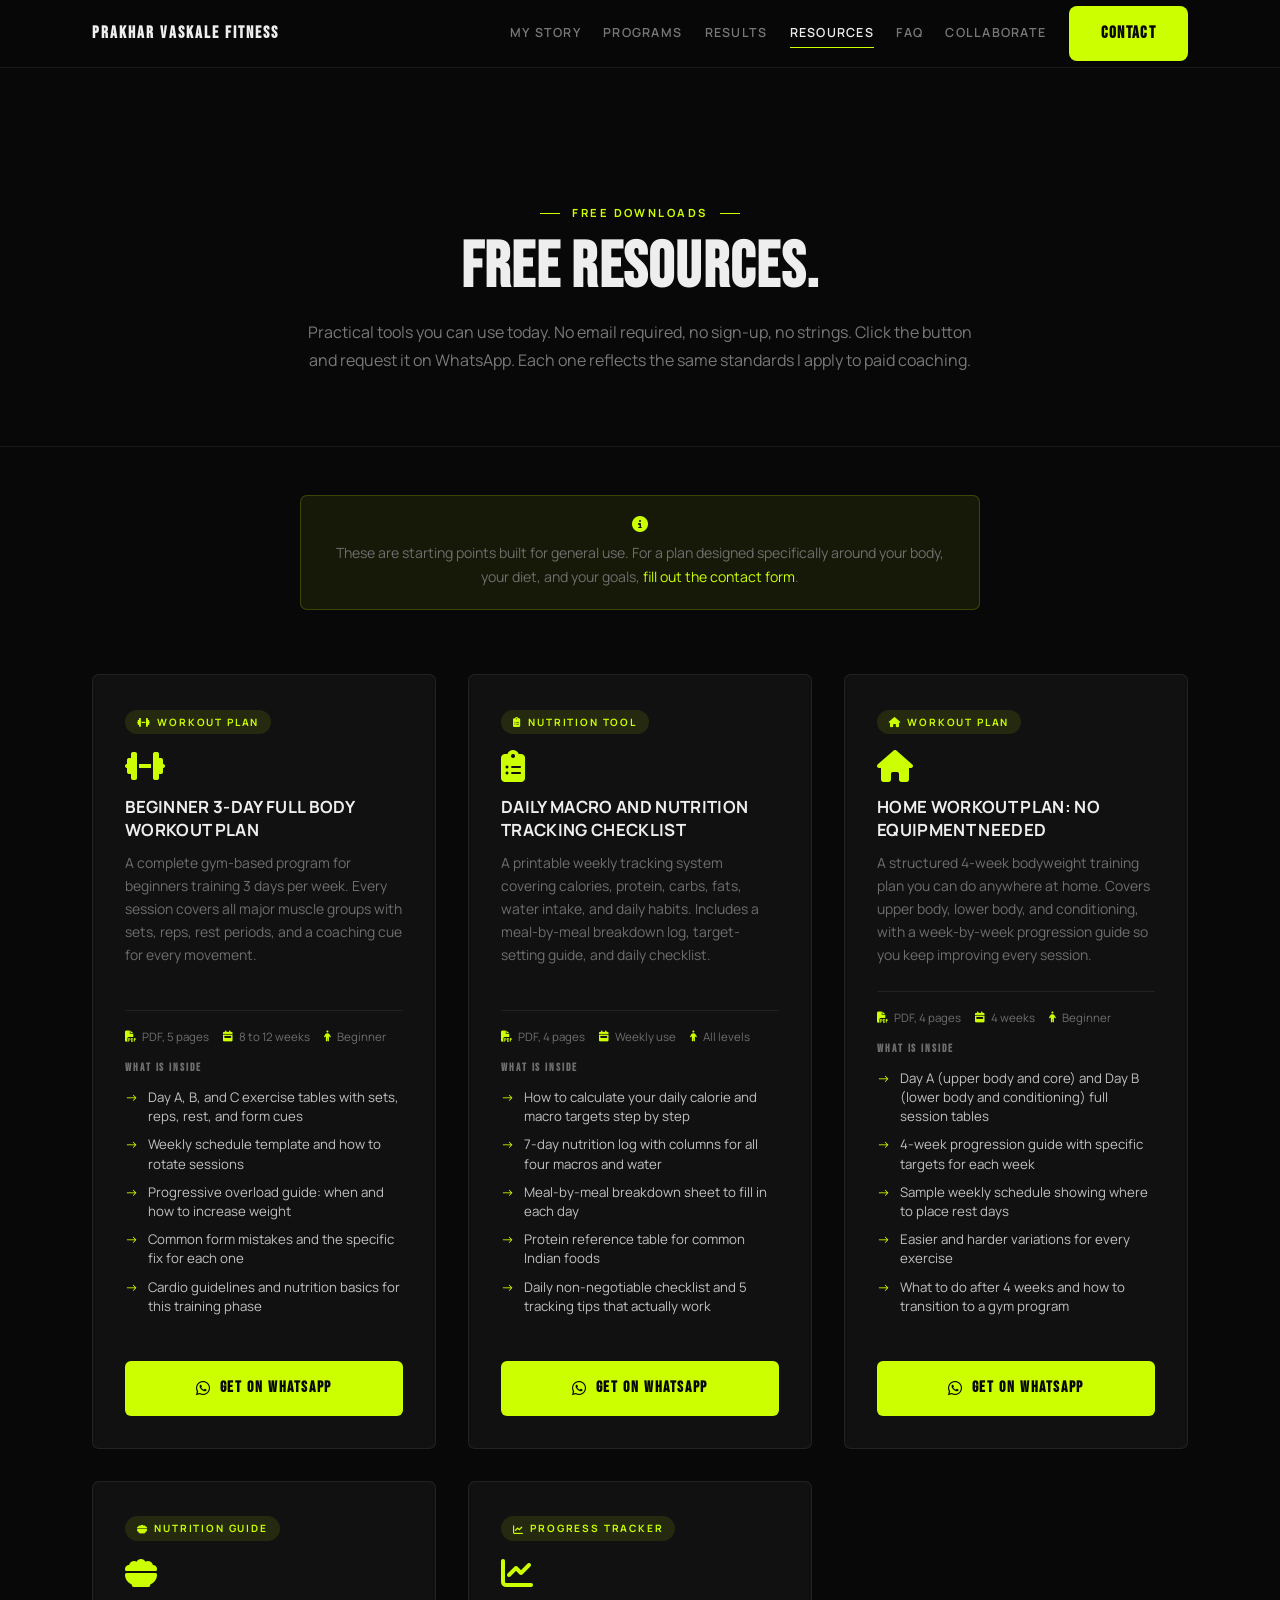
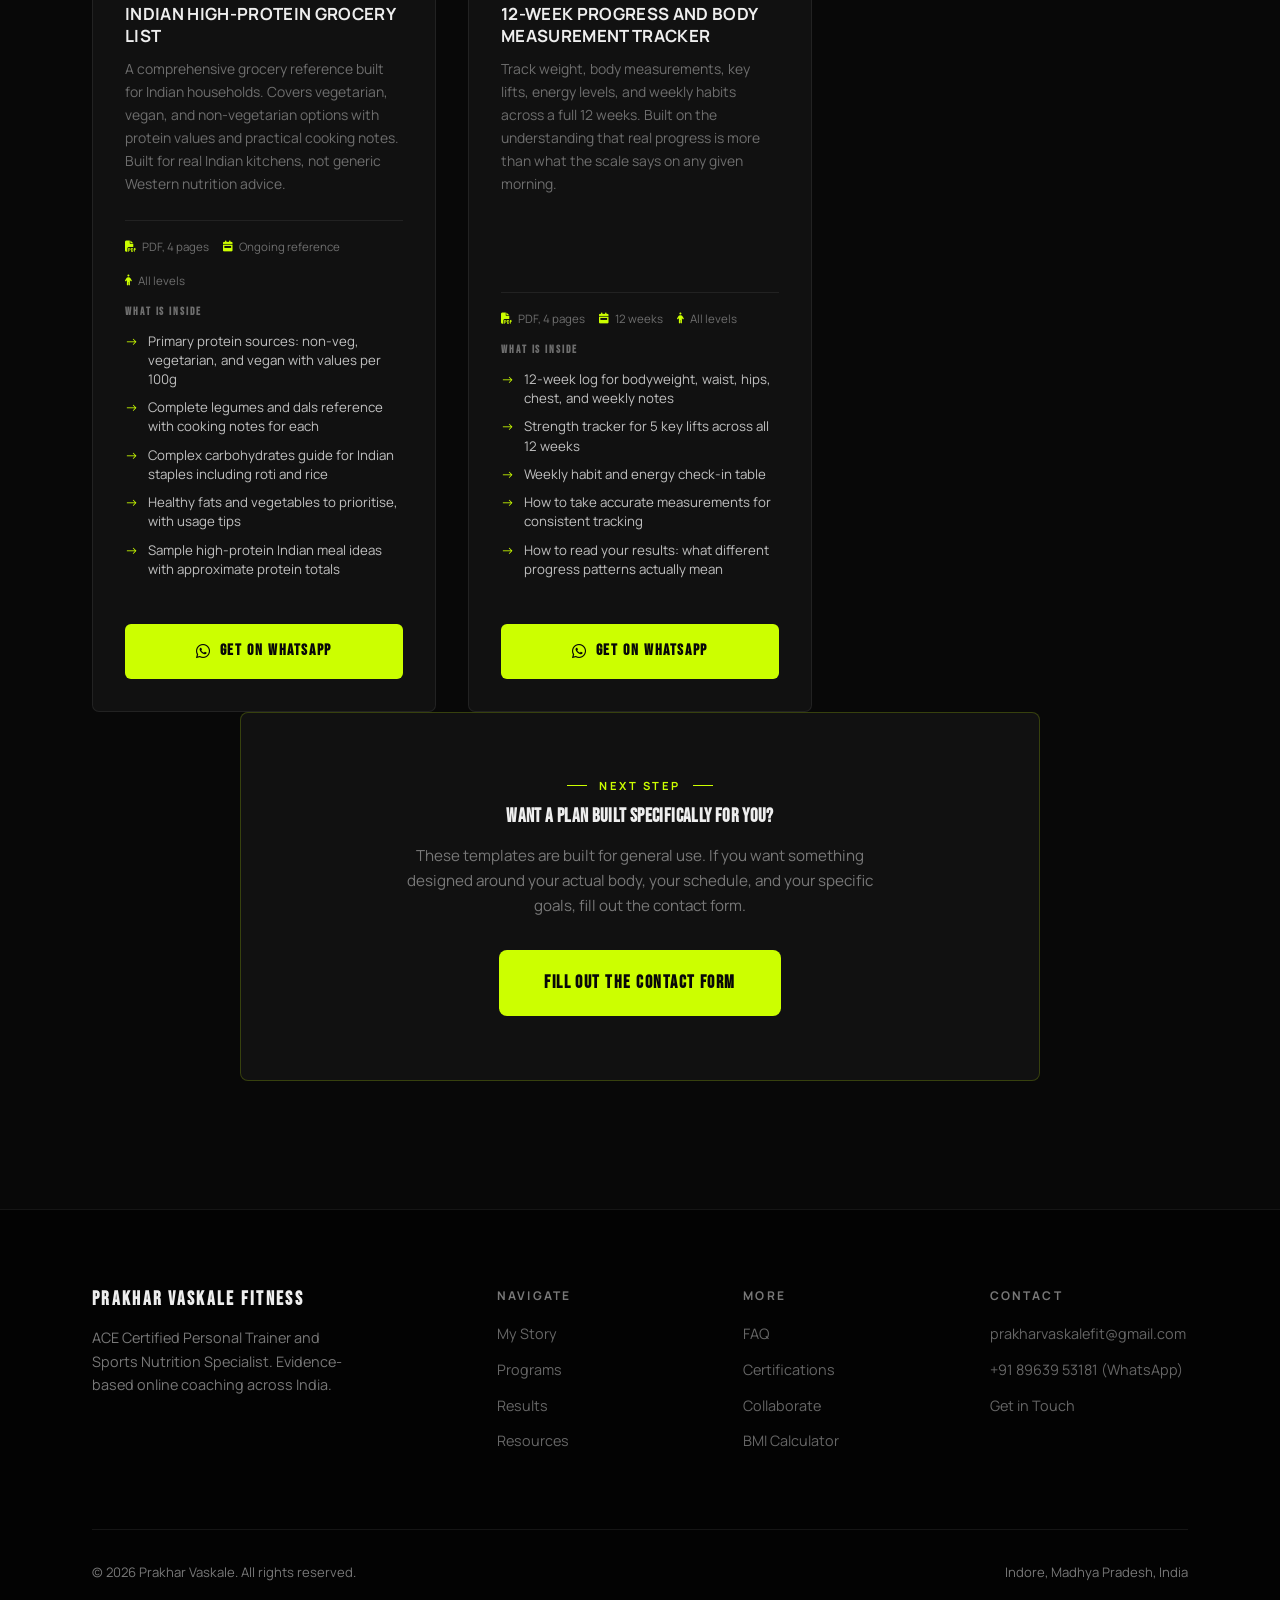
<file: resources.html>
<!DOCTYPE html>
<html lang="en">
<head>
    <meta charset="UTF-8">
    <meta name="viewport" content="width=device-width, initial-scale=1.0">
    <title>Free Resources | Prakhar Vaskale Fitness</title>
    <meta name="description" content="Free fitness and nutrition resources from ACE Certified trainer Prakhar Vaskale. Download workout plans, macro trackers, an Indian grocery list, and more.">
    <link rel="preconnect" href="https://fonts.googleapis.com">
    <link rel="preconnect" href="https://fonts.gstatic.com" crossorigin>
    <link href="https://fonts.googleapis.com/css2?family=Bebas+Neue&family=Manrope:wght@400;500;600;700&display=swap" rel="stylesheet">
    <link rel="stylesheet" href="https://cdnjs.cloudflare.com/ajax/libs/font-awesome/6.4.0/css/all.min.css">
    <link rel="stylesheet" href="style.css">
    <style>
        .resource-grid {
            display: grid;
            grid-template-columns: repeat(auto-fit, minmax(300px, 1fr));
            gap: 2rem;
        }
        .resource-card {
            background: var(--bg-card, #111);
            border: 1px solid rgba(255,255,255,0.07);
            border-radius: 7px;
            display: flex;
            flex-direction: column;
            overflow: hidden;
            transition: transform 0.4s cubic-bezier(0.16, 1, 0.3, 1),
                        border-color 0.3s ease,
                        box-shadow 0.4s ease;
        }
        .resource-card:hover {
            transform: translateY(-8px);
            border-color: rgba(204,255,0,0.3);
            box-shadow: 0 24px 50px rgba(0,0,0,0.5);
        }
        .rc-top   { padding: 2rem 2rem 0; }
        .rc-body  { padding: 0 2rem 1.5rem; flex-grow: 1; }
        .rc-divider { height: 1px; background: rgba(255,255,255,0.07); margin: 0 2rem; }
        .rc-meta  { display: flex; gap: 0.9rem; flex-wrap: wrap; padding: 1rem 2rem; font-size: 0.72rem; color: #6e6e6e; }
        .rc-meta span { display: flex; align-items: center; gap: 0.35rem; }
        .rc-meta i { color: #ccff00; font-size: 0.68rem; }
        .rc-includes { padding: 0 2rem 1.25rem; }
        .rc-includes h4 {
            font-size: 0.66rem; font-weight: 700; text-transform: uppercase;
            letter-spacing: 0.18em; color: #6e6e6e; margin-bottom: 0.65rem;
        }
        .rc-includes ul { list-style: none; padding: 0; }
        .rc-includes li {
            font-size: 0.83rem; color: #c0c0c0;
            padding: 0.28rem 0; display: flex; gap: 0.6rem; line-height: 1.45;
        }
        .rc-includes li::before { content: '\2192'; color: #ccff00; flex-shrink: 0; }
        .resource-tag {
            display: inline-flex; align-items: center; gap: 0.35rem;
            background: rgba(204,255,0,0.1); color: #ccff00;
            font-size: 0.63rem; font-weight: 700; text-transform: uppercase;
            letter-spacing: 0.18em; padding: 0.25rem 0.75rem;
            border-radius: 20px; margin-bottom: 1rem;
        }
        .resource-icon { font-size: 2rem; color: #ccff00; margin-bottom: 0.85rem; display: block; }
        .resource-card h3 {
            font-family: 'Manrope', sans-serif; font-size: 1.05rem; font-weight: 700;
            line-height: 1.35; margin-bottom: 0.65rem; color: #eee;
        }
        .resource-card p { font-size: 0.87rem; color: #6e6e6e; line-height: 1.65; margin-bottom: 0; }
        .btn-dl {
            display: flex; align-items: center; justify-content: center; gap: 0.5rem;
            margin: 1.25rem 2rem 2rem; padding: 0.9rem 1.25rem;
            background: #ccff00; color: #080808; font-family: 'Bebas Neue', sans-serif;
            font-size: 1rem; text-transform: uppercase; letter-spacing: 0.1em; font-weight: 700;
            border-radius: 6px; text-decoration: none;
            transition: background 0.3s ease, transform 0.4s cubic-bezier(0.16, 1, 0.3, 1);
        }
        .btn-dl:hover { background: #b8e600; transform: translateY(-4px); }
        .note-box {
            background: rgba(204,255,0,0.07); border: 1px solid rgba(204,255,0,0.2);
            border-radius: 7px; padding: 1.25rem 1.75rem;
            max-width: 680px; margin: 0 auto 4rem; text-align: center;
        }
        .note-box p { font-size: 0.88rem; color: #6e6e6e; margin: 0; line-height: 1.7; }
        .note-box a { color: #ccff00; }
        @media (max-width: 640px) { .resource-grid { grid-template-columns: 1fr; } }
    </style>
</head>
<body>

    <nav class="navbar">
        <div class="nav-container">
            <a href="index.html" class="logo">PRAKHAR VASKALE FITNESS</a>
            <button class="nav-toggle" id="navToggle" aria-label="Toggle navigation" aria-expanded="false">
                <span></span><span></span><span></span>
            </button>
            <div class="nav-links" id="navLinks">
                <a href="story.html">My Story</a>
                <a href="programs.html">Programs</a>
                <a href="transformations.html">Results</a>
                <a href="resources.html" class="active">Resources</a>
                <a href="faq.html">FAQ</a>
                <a href="collaborations.html">Collaborate</a>
                <a href="contact.html" class="btn btn-accent">Contact</a>
            </div>
        </div>
    </nav>

    <header class="page-header">
        <div class="container reveal">
            <p class="eyebrow">Free downloads</p>
            <h1 class="section-title">Free Resources.</h1>
            <p class="section-subtitle max-w-2xl mx-auto mt-4">Practical tools you can use today. No email required, no sign-up, no strings. Click the button and request it on WhatsApp. Each one reflects the same standards I apply to paid coaching.</p>
        </div>
    </header>

    <main class="section dark-section" style="padding-top:3rem;">
        <div class="container">

            <div class="note-box reveal">
                <i class="fa-solid fa-circle-info" style="color:#ccff00;font-size:1rem;margin-bottom:.6rem;display:block;"></i>
                <p>These are starting points built for general use. For a plan designed specifically around your body, your diet, and your goals, <a href="contact.html">fill out the contact form</a>.</p>
            </div>

            <div class="resource-grid">

                <div class="resource-card reveal">
                    <div class="rc-top">
                        <span class="resource-tag"><i class="fa-solid fa-dumbbell"></i> Workout Plan</span>
                        <i class="fa-solid fa-dumbbell resource-icon"></i>
                        <h3>Beginner 3-Day Full Body Workout Plan</h3>
                    </div>
                    <div class="rc-body">
                        <p>A complete gym-based program for beginners training 3 days per week. Every session covers all major muscle groups with sets, reps, rest periods, and a coaching cue for every movement.</p>
                    </div>
                    <div class="rc-divider"></div>
                    <div class="rc-meta">
                        <span><i class="fa-solid fa-file-pdf"></i> PDF, 5 pages</span>
                        <span><i class="fa-solid fa-calendar-week"></i> 8 to 12 weeks</span>
                        <span><i class="fa-solid fa-person"></i> Beginner</span>
                    </div>
                    <div class="rc-includes">
                        <h4>What is inside</h4>
                        <ul>
                            <li>Day A, B, and C exercise tables with sets, reps, rest, and form cues</li>
                            <li>Weekly schedule template and how to rotate sessions</li>
                            <li>Progressive overload guide: when and how to increase weight</li>
                            <li>Common form mistakes and the specific fix for each one</li>
                            <li>Cardio guidelines and nutrition basics for this training phase</li>
                        </ul>
                    </div>
                    <a href="https://wa.me/918963953181?text=Hi%20Prakhar%21%20I%20found%20your%20website%20and%20would%20like%20to%20get%20the%20Beginner%203-Day%20Full%20Body%20Workout%20Plan.%20Could%20you%20please%20send%20it%20to%20me%3F%20Thank%20you%21" target="_blank" rel="noopener" class="btn-dl">
                        <i class="fa-brands fa-whatsapp"></i> Get on WhatsApp
                    </a>
                </div>

                <div class="resource-card reveal delay-1">
                    <div class="rc-top">
                        <span class="resource-tag"><i class="fa-solid fa-clipboard-list"></i> Nutrition Tool</span>
                        <i class="fa-solid fa-clipboard-list resource-icon"></i>
                        <h3>Daily Macro and Nutrition Tracking Checklist</h3>
                    </div>
                    <div class="rc-body">
                        <p>A printable weekly tracking system covering calories, protein, carbs, fats, water intake, and daily habits. Includes a meal-by-meal breakdown log, target-setting guide, and daily checklist.</p>
                    </div>
                    <div class="rc-divider"></div>
                    <div class="rc-meta">
                        <span><i class="fa-solid fa-file-pdf"></i> PDF, 4 pages</span>
                        <span><i class="fa-solid fa-calendar-week"></i> Weekly use</span>
                        <span><i class="fa-solid fa-person"></i> All levels</span>
                    </div>
                    <div class="rc-includes">
                        <h4>What is inside</h4>
                        <ul>
                            <li>How to calculate your daily calorie and macro targets step by step</li>
                            <li>7-day nutrition log with columns for all four macros and water</li>
                            <li>Meal-by-meal breakdown sheet to fill in each day</li>
                            <li>Protein reference table for common Indian foods</li>
                            <li>Daily non-negotiable checklist and 5 tracking tips that actually work</li>
                        </ul>
                    </div>
                    <a href="https://wa.me/918963953181?text=Hi%20Prakhar%21%20I%20found%20your%20website%20and%20would%20like%20to%20get%20the%20Daily%20Macro%20and%20Nutrition%20Tracking%20Checklist.%20Could%20you%20please%20send%20it%20to%20me%3F%20Thank%20you%21" target="_blank" rel="noopener" class="btn-dl">
                        <i class="fa-brands fa-whatsapp"></i> Get on WhatsApp
                    </a>
                </div>

                <div class="resource-card reveal delay-2">
                    <div class="rc-top">
                        <span class="resource-tag"><i class="fa-solid fa-house"></i> Workout Plan</span>
                        <i class="fa-solid fa-house resource-icon"></i>
                        <h3>Home Workout Plan: No Equipment Needed</h3>
                    </div>
                    <div class="rc-body">
                        <p>A structured 4-week bodyweight training plan you can do anywhere at home. Covers upper body, lower body, and conditioning, with a week-by-week progression guide so you keep improving every session.</p>
                    </div>
                    <div class="rc-divider"></div>
                    <div class="rc-meta">
                        <span><i class="fa-solid fa-file-pdf"></i> PDF, 4 pages</span>
                        <span><i class="fa-solid fa-calendar-week"></i> 4 weeks</span>
                        <span><i class="fa-solid fa-person"></i> Beginner</span>
                    </div>
                    <div class="rc-includes">
                        <h4>What is inside</h4>
                        <ul>
                            <li>Day A (upper body and core) and Day B (lower body and conditioning) full session tables</li>
                            <li>4-week progression guide with specific targets for each week</li>
                            <li>Sample weekly schedule showing where to place rest days</li>
                            <li>Easier and harder variations for every exercise</li>
                            <li>What to do after 4 weeks and how to transition to a gym program</li>
                        </ul>
                    </div>
                    <a href="https://wa.me/918963953181?text=Hi%20Prakhar%21%20I%20found%20your%20website%20and%20would%20like%20to%20get%20the%20Home%20Workout%20Plan%20%28No%20Equipment%20Needed%29.%20Could%20you%20please%20send%20it%20to%20me%3F%20Thank%20you%21" target="_blank" rel="noopener" class="btn-dl">
                        <i class="fa-brands fa-whatsapp"></i> Get on WhatsApp
                    </a>
                </div>

                <div class="resource-card reveal">
                    <div class="rc-top">
                        <span class="resource-tag"><i class="fa-solid fa-bowl-food"></i> Nutrition Guide</span>
                        <i class="fa-solid fa-bowl-food resource-icon"></i>
                        <h3>Indian High-Protein Grocery List</h3>
                    </div>
                    <div class="rc-body">
                        <p>A comprehensive grocery reference built for Indian households. Covers vegetarian, vegan, and non-vegetarian options with protein values and practical cooking notes. Built for real Indian kitchens, not generic Western nutrition advice.</p>
                    </div>
                    <div class="rc-divider"></div>
                    <div class="rc-meta">
                        <span><i class="fa-solid fa-file-pdf"></i> PDF, 4 pages</span>
                        <span><i class="fa-solid fa-calendar-week"></i> Ongoing reference</span>
                        <span><i class="fa-solid fa-person"></i> All levels</span>
                    </div>
                    <div class="rc-includes">
                        <h4>What is inside</h4>
                        <ul>
                            <li>Primary protein sources: non-veg, vegetarian, and vegan with values per 100g</li>
                            <li>Complete legumes and dals reference with cooking notes for each</li>
                            <li>Complex carbohydrates guide for Indian staples including roti and rice</li>
                            <li>Healthy fats and vegetables to prioritise, with usage tips</li>
                            <li>Sample high-protein Indian meal ideas with approximate protein totals</li>
                        </ul>
                    </div>
                    <a href="https://wa.me/918963953181?text=Hi%20Prakhar%21%20I%20found%20your%20website%20and%20would%20like%20to%20get%20the%20Indian%20High-Protein%20Grocery%20List.%20Could%20you%20please%20send%20it%20to%20me%3F%20Thank%20you%21" target="_blank" rel="noopener" class="btn-dl">
                        <i class="fa-brands fa-whatsapp"></i> Get on WhatsApp
                    </a>
                </div>

                <div class="resource-card reveal delay-1">
                    <div class="rc-top">
                        <span class="resource-tag"><i class="fa-solid fa-chart-line"></i> Progress Tracker</span>
                        <i class="fa-solid fa-chart-line resource-icon"></i>
                        <h3>12-Week Progress and Body Measurement Tracker</h3>
                    </div>
                    <div class="rc-body">
                        <p>Track weight, body measurements, key lifts, energy levels, and weekly habits across a full 12 weeks. Built on the understanding that real progress is more than what the scale says on any given morning.</p>
                    </div>
                    <div class="rc-divider"></div>
                    <div class="rc-meta">
                        <span><i class="fa-solid fa-file-pdf"></i> PDF, 4 pages</span>
                        <span><i class="fa-solid fa-calendar-week"></i> 12 weeks</span>
                        <span><i class="fa-solid fa-person"></i> All levels</span>
                    </div>
                    <div class="rc-includes">
                        <h4>What is inside</h4>
                        <ul>
                            <li>12-week log for bodyweight, waist, hips, chest, and weekly notes</li>
                            <li>Strength tracker for 5 key lifts across all 12 weeks</li>
                            <li>Weekly habit and energy check-in table</li>
                            <li>How to take accurate measurements for consistent tracking</li>
                            <li>How to read your results: what different progress patterns actually mean</li>
                        </ul>
                    </div>
                    <a href="https://wa.me/918963953181?text=Hi%20Prakhar%21%20I%20found%20your%20website%20and%20would%20like%20to%20get%20the%2012-Week%20Progress%20and%20Body%20Measurement%20Tracker.%20Could%20you%20please%20send%20it%20to%20me%3F%20Thank%20you%21" target="_blank" rel="noopener" class="btn-dl">
                        <i class="fa-brands fa-whatsapp"></i> Get on WhatsApp
                    </a>
                </div>

            </div>

            <div class="cta-box mt-12 reveal">
                <p class="eyebrow">Next step</p>
                <h3 class="mb-4">Want a Plan Built Specifically for You?</h3>
                <p class="text-muted mb-8" style="font-size:.95rem;max-width:500px;margin-left:auto;margin-right:auto;">These templates are built for general use. If you want something designed around your actual body, your schedule, and your specific goals, fill out the contact form.</p>
                <a href="contact.html" class="btn btn-accent btn-large">Fill Out the Contact Form</a>
            </div>

        </div>
    </main>

    <footer class="footer">
        <div class="container reveal">
            <div class="footer-grid">
                <div>
                    <div class="logo footer-logo">PRAKHAR VASKALE FITNESS</div>
                    <p class="footer-tagline">ACE Certified Personal Trainer and Sports Nutrition Specialist. Evidence-based online coaching across India.</p>
                </div>
                <div class="footer-col">
                    <h4>Navigate</h4>
                    <a href="story.html">My Story</a>
                    <a href="programs.html">Programs</a>
                    <a href="transformations.html">Results</a>
                    <a href="resources.html">Resources</a>
                </div>
                <div class="footer-col">
                    <h4>More</h4>
                    <a href="faq.html">FAQ</a>
                    <a href="certifications.html">Certifications</a>
                    <a href="collaborations.html">Collaborate</a>
                    <a href="calculator.html">BMI Calculator</a>
                </div>
                <div class="footer-col">
                    <h4>Contact</h4>
                    <a href="mailto:prakharvaskalefit@gmail.com">prakharvaskalefit@gmail.com</a>
                    <a href="https://wa.me/918963953181" target="_blank" rel="noopener">+91 89639 53181 (WhatsApp)</a>
                    <a href="contact.html">Get in Touch</a>
                </div>
            </div>
            <div class="footer-bottom">
                <span>&copy; 2026 Prakhar Vaskale. All rights reserved.</span>
                <span>Indore, Madhya Pradesh, India</span>
            </div>
        </div>
    </footer>

    <script>
    /* Nav Master Script + Smooth Scroll Reveals */
    document.addEventListener('DOMContentLoaded', function() {
        // Intersection Observer for Smooth Reveals
        var observerOptions = { root: null, rootMargin: '0px', threshold: 0.15 };
        var observer = new IntersectionObserver(function(entries, observer) {
            entries.forEach(function(entry) {
                if (entry.isIntersecting) {
                    entry.target.classList.add('is-visible');
                    observer.unobserve(entry.target);
                }
            });
        }, observerOptions);

        document.querySelectorAll('.reveal').forEach(function(el) {
            observer.observe(el);
        });

        // Navigation Scroll Behavior
        var nav = document.querySelector('.navbar');
        var lastY = 0, ticking = false;
        
        window.addEventListener('scroll', function() {
            if (!ticking) {
                window.requestAnimationFrame(function() {
                    var y = window.scrollY;
                    if (y > lastY && y > 90) { nav.classList.add('nav-up'); }
                    else { nav.classList.remove('nav-up'); }
                    nav.classList.toggle('nav-scrolled', y > 12);
                    lastY = y; ticking = false;
                });
                ticking = true;
            }
        }, { passive: true });

        // Mobile Hamburger Toggle
        var t = document.getElementById('navToggle');
        var l = document.getElementById('navLinks');
        
        if (t && l) {
            t.addEventListener('click', function(e) {
                e.stopPropagation();
                var isOpen = l.classList.contains('open');
                if (isOpen) {
                    l.classList.remove('open');
                    t.classList.remove('open');
                    t.setAttribute('aria-expanded', 'false');
                } else {
                    l.classList.add('open');
                    t.classList.add('open');
                    t.setAttribute('aria-expanded', 'true');
                }
            });

            l.querySelectorAll('a').forEach(function(a) {
                a.addEventListener('click', function() {
                    l.classList.remove('open');
                    t.classList.remove('open');
                    t.setAttribute('aria-expanded', 'false');
                });
            });

            document.addEventListener('click', function(e) {
                if (l.classList.contains('open') && !t.contains(e.target) && !l.contains(e.target)) {
                    l.classList.remove('open');
                    t.classList.remove('open');
                    t.setAttribute('aria-expanded', 'false');
                }
            });
        }
    });
    </script>
</body>
</html>
</file>
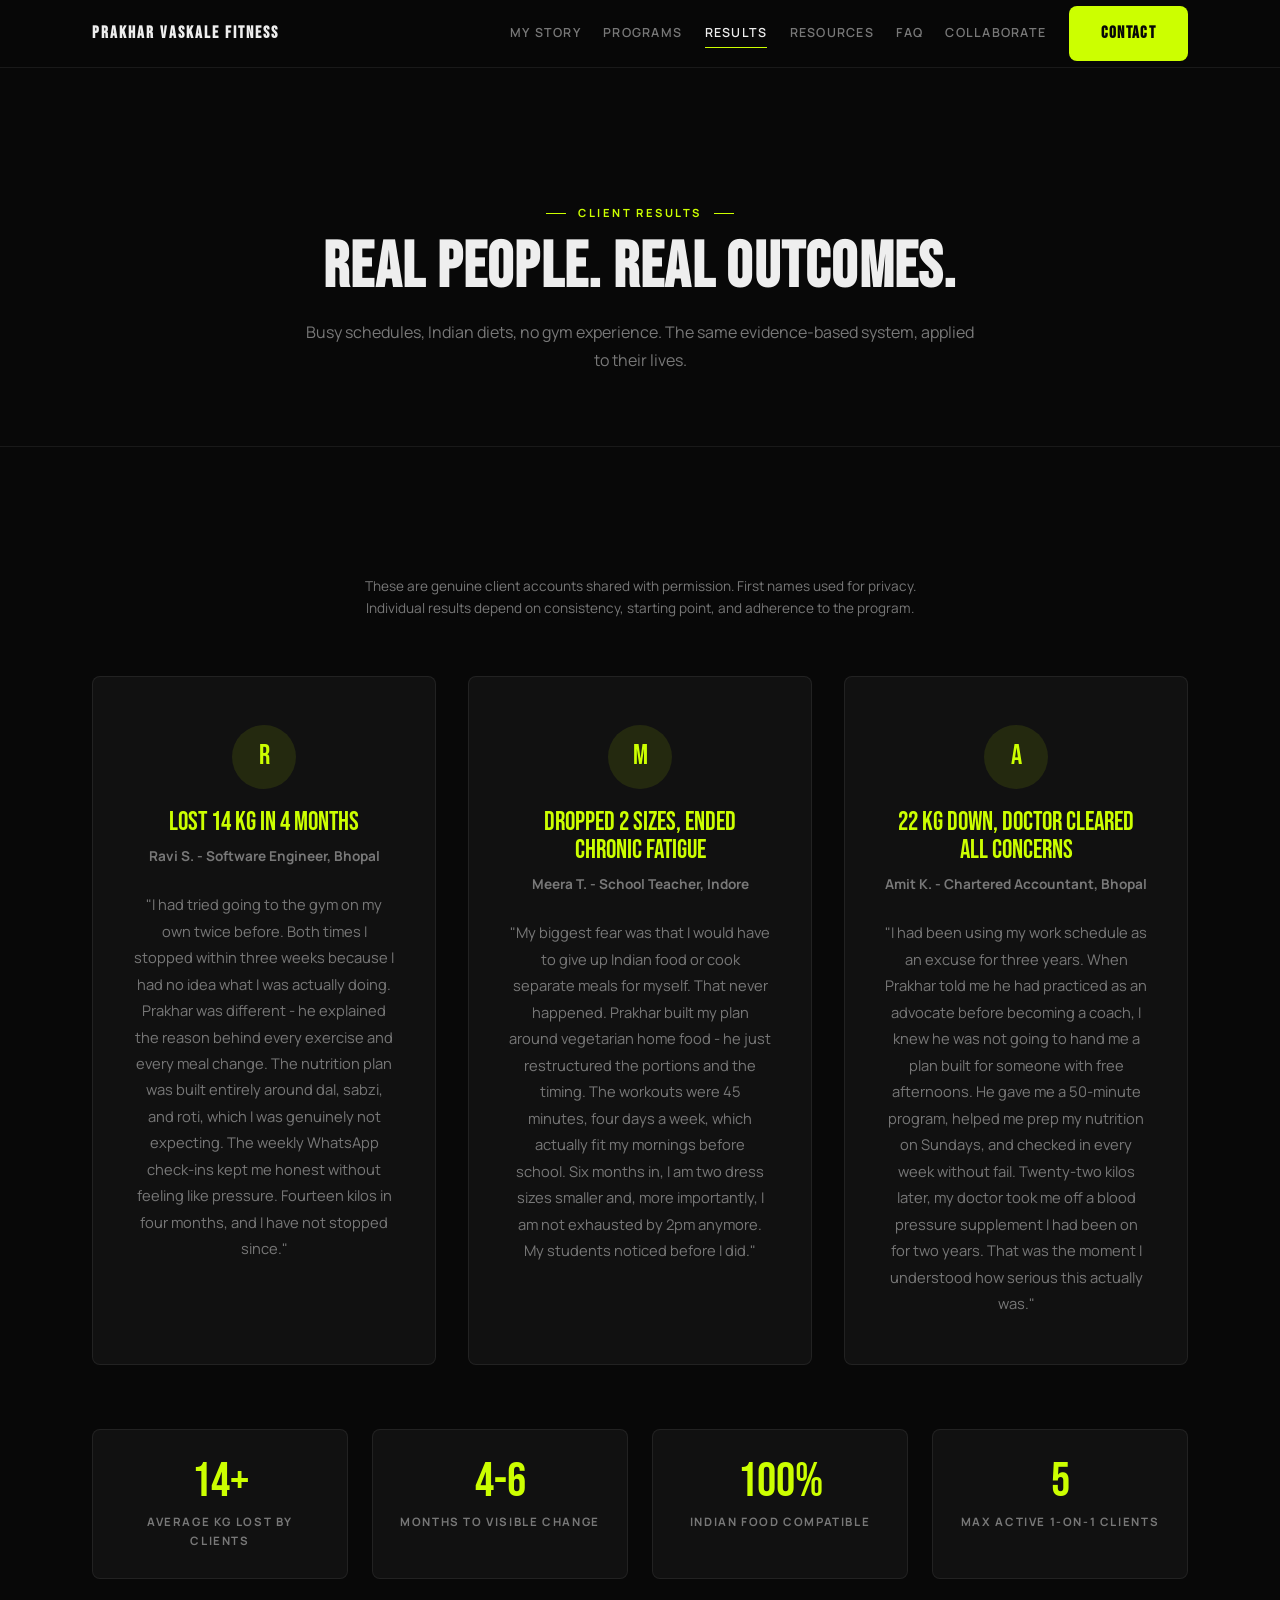
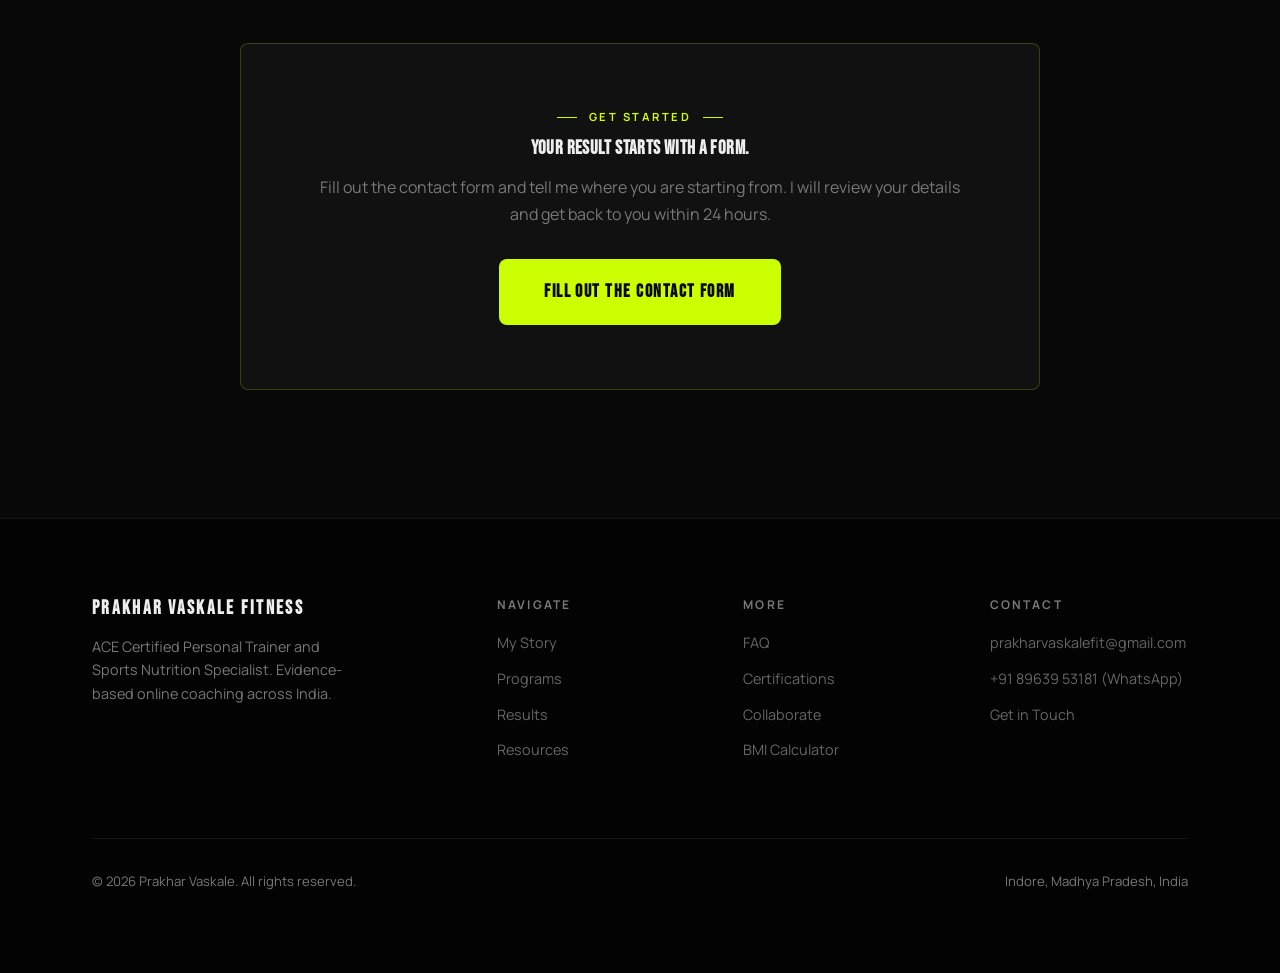
<file: transformations.html>
<!DOCTYPE html>
<html lang="en">
<head>
    <meta charset="UTF-8">
    <meta name="viewport" content="width=device-width, initial-scale=1.0">
    <title>Client Results | Prakhar Vaskale Fitness</title>
    <meta name="description" content="Real results from real clients of Prakhar Vaskale - ACE Certified Personal Trainer based in Indore. Fat loss, strength building, and complete lifestyle transformation.">
    <link rel="preconnect" href="https://fonts.googleapis.com">
    <link rel="preconnect" href="https://fonts.gstatic.com" crossorigin>
    <link href="https://fonts.googleapis.com/css2?family=Bebas+Neue&family=Manrope:wght@400;500;600;700&display=swap" rel="stylesheet">
    <link rel="stylesheet" href="https://cdnjs.cloudflare.com/ajax/libs/font-awesome/6.4.0/css/all.min.css">
    <link rel="stylesheet" href="style.css">
</head>
<body>

    <nav class="navbar">
        <div class="nav-container">
            <a href="index.html" class="logo">PRAKHAR VASKALE FITNESS</a>
            <button class="nav-toggle" id="navToggle" aria-label="Toggle navigation" aria-expanded="false">
                <span></span><span></span><span></span>
            </button>
            <div class="nav-links" id="navLinks">
                <a href="story.html">My Story</a>
                <a href="programs.html">Programs</a>
                <a href="transformations.html" class="active">Results</a>
                <a href="resources.html">Resources</a>
                <a href="faq.html">FAQ</a>
                <a href="collaborations.html">Collaborate</a>
                <a href="contact.html" class="btn btn-accent">Contact</a>
            </div>
        </div>
    </nav>

    <header class="page-header">
        <div class="container reveal">
            <p class="eyebrow">Client results</p>
            <h1 class="section-title">Real People. Real Outcomes.</h1>
            <p class="section-subtitle max-w-2xl mx-auto mt-4">Busy schedules, Indian diets, no gym experience. The same evidence-based system, applied to their lives.</p>
        </div>
    </header>

    <main class="section dark-section">
        <div class="container">

            <p class="text-center text-muted mb-12 reveal" style="font-size:0.85rem;max-width:580px;margin-left:auto;margin-right:auto;">These are genuine client accounts shared with permission. First names used for privacy. Individual results depend on consistency, starting point, and adherence to the program.</p>

            <div class="grid-3">

                <div class="feature-card text-center reveal">
                    <div style="width:64px;height:64px;border-radius:50%;background:var(--accent-dim);display:flex;align-items:center;justify-content:center;margin:0 auto 1.25rem;font-family:var(--font-heading);font-size:1.75rem;color:var(--accent);">R</div>
                    <p class="text-accent mb-2" style="font-family:var(--font-heading);font-size:1.6rem;line-height:1.1;">Lost 14 kg in 4 Months</p>
                    <p class="font-bold mb-6" style="font-size:0.85rem;color:var(--text-muted);">Ravi S. - Software Engineer, Bhopal</p>
                    <p class="text-muted" style="font-size:0.92rem;line-height:1.8;">"I had tried going to the gym on my own twice before. Both times I stopped within three weeks because I had no idea what I was actually doing. Prakhar was different - he explained the reason behind every exercise and every meal change. The nutrition plan was built entirely around dal, sabzi, and roti, which I was genuinely not expecting. The weekly WhatsApp check-ins kept me honest without feeling like pressure. Fourteen kilos in four months, and I have not stopped since."</p>
                </div>

                <div class="feature-card text-center reveal delay-1">
                    <div style="width:64px;height:64px;border-radius:50%;background:var(--accent-dim);display:flex;align-items:center;justify-content:center;margin:0 auto 1.25rem;font-family:var(--font-heading);font-size:1.75rem;color:var(--accent);">M</div>
                    <p class="text-accent mb-2" style="font-family:var(--font-heading);font-size:1.6rem;line-height:1.1;">Dropped 2 Sizes, Ended Chronic Fatigue</p>
                    <p class="font-bold mb-6" style="font-size:0.85rem;color:var(--text-muted);">Meera T. - School Teacher, Indore</p>
                    <p class="text-muted" style="font-size:0.92rem;line-height:1.8;">"My biggest fear was that I would have to give up Indian food or cook separate meals for myself. That never happened. Prakhar built my plan around vegetarian home food - he just restructured the portions and the timing. The workouts were 45 minutes, four days a week, which actually fit my mornings before school. Six months in, I am two dress sizes smaller and, more importantly, I am not exhausted by 2pm anymore. My students noticed before I did."</p>
                </div>

                <div class="feature-card text-center reveal delay-2">
                    <div style="width:64px;height:64px;border-radius:50%;background:var(--accent-dim);display:flex;align-items:center;justify-content:center;margin:0 auto 1.25rem;font-family:var(--font-heading);font-size:1.75rem;color:var(--accent);">A</div>
                    <p class="text-accent mb-2" style="font-family:var(--font-heading);font-size:1.6rem;line-height:1.1;">22 kg Down, Doctor Cleared All Concerns</p>
                    <p class="font-bold mb-6" style="font-size:0.85rem;color:var(--text-muted);">Amit K. - Chartered Accountant, Bhopal</p>
                    <p class="text-muted" style="font-size:0.92rem;line-height:1.8;">"I had been using my work schedule as an excuse for three years. When Prakhar told me he had practiced as an advocate before becoming a coach, I knew he was not going to hand me a plan built for someone with free afternoons. He gave me a 50-minute program, helped me prep my nutrition on Sundays, and checked in every week without fail. Twenty-two kilos later, my doctor took me off a blood pressure supplement I had been on for two years. That was the moment I understood how serious this actually was."</p>
                </div>

            </div>

            <div class="stat-grid reveal" style="margin:4rem 0;">
                <div class="stat-card">
                    <div class="stat-number">14+</div>
                    <div class="stat-label">Average kg lost by clients</div>
                </div>
                <div class="stat-card">
                    <div class="stat-number">4-6</div>
                    <div class="stat-label">Months to visible change</div>
                </div>
                <div class="stat-card">
                    <div class="stat-number">100%</div>
                    <div class="stat-label">Indian food compatible</div>
                </div>
                <div class="stat-card">
                    <div class="stat-number">5</div>
                    <div class="stat-label">Max active 1-on-1 clients</div>
                </div>
            </div>

            <div class="cta-box reveal">
                <p class="eyebrow">Get started</p>
                <h3 class="mb-4">Your Result Starts with a Form.</h3>
                <p class="text-muted mb-8">Fill out the contact form and tell me where you are starting from. I will review your details and get back to you within 24 hours.</p>
                <a href="contact.html" class="btn btn-accent btn-large">Fill Out the Contact Form</a>
            </div>

        </div>
    </main>

    <footer class="footer">
        <div class="container reveal">
            <div class="footer-grid">
                <div>
                    <div class="logo footer-logo">PRAKHAR VASKALE FITNESS</div>
                    <p class="footer-tagline">ACE Certified Personal Trainer and Sports Nutrition Specialist. Evidence-based online coaching across India.</p>
                </div>
                <div class="footer-col">
                    <h4>Navigate</h4>
                    <a href="story.html">My Story</a>
                    <a href="programs.html">Programs</a>
                    <a href="transformations.html">Results</a>
                    <a href="resources.html">Resources</a>
                </div>
                <div class="footer-col">
                    <h4>More</h4>
                    <a href="faq.html">FAQ</a>
                    <a href="certifications.html">Certifications</a>
                    <a href="collaborations.html">Collaborate</a>
                    <a href="calculator.html">BMI Calculator</a>
                </div>
                <div class="footer-col">
                    <h4>Contact</h4>
                    <a href="mailto:prakharvaskalefit@gmail.com">prakharvaskalefit@gmail.com</a>
                    <a href="https://wa.me/918963953181" target="_blank" rel="noopener">+91 89639 53181 (WhatsApp)</a>
                    <a href="contact.html">Get in Touch</a>
                </div>
            </div>
            <div class="footer-bottom">
                <span>&copy; 2026 Prakhar Vaskale. All rights reserved.</span>
                <span>Indore, Madhya Pradesh, India</span>
            </div>
        </div>
    </footer>

    <script>
    document.addEventListener('DOMContentLoaded', function() {
        // 1. Intersection Observer for Smooth Agency-Style Reveals
        var observerOptions = { root: null, rootMargin: '0px', threshold: 0.15 };
        var observer = new IntersectionObserver(function(entries, observer) {
            entries.forEach(function(entry) {
                if (entry.isIntersecting) {
                    entry.target.classList.add('is-visible');
                    observer.unobserve(entry.target);
                }
            });
        }, observerOptions);

        document.querySelectorAll('.reveal').forEach(function(el) {
            observer.observe(el);
        });

        // 2. Custom Magnetic Cursor Logic (Desktop Only)
        if (window.matchMedia("(pointer: fine)").matches) {
            var cursor = document.createElement('div');
            cursor.classList.add('custom-cursor');
            document.body.appendChild(cursor);

            document.addEventListener('mousemove', function(e) {
                cursor.style.transform = `translate3d(${e.clientX}px, ${e.clientY}px, 0) translate3d(-50%, -50%, 0)`;
            });

            document.querySelectorAll('a, button, input, select, textarea, .btn').forEach(function(el) {
                el.addEventListener('mouseenter', function() { cursor.classList.add('hover'); });
                el.addEventListener('mouseleave', function() { cursor.classList.remove('hover'); });
            });
        }

        // 3. Navigation Scroll Behavior
        var nav = document.querySelector('.navbar');
        var lastY = 0, ticking = false;
        
        window.addEventListener('scroll', function() {
            if (!ticking) {
                window.requestAnimationFrame(function() {
                    var y = window.scrollY;
                    if (y > lastY && y > 90) { nav.classList.add('nav-up'); }
                    else { nav.classList.remove('nav-up'); }
                    nav.classList.toggle('nav-scrolled', y > 12);
                    lastY = y; ticking = false;
                });
                ticking = true;
            }
        }, { passive: true });

        // 4. Mobile Hamburger Toggle
        var t = document.getElementById('navToggle');
        var l = document.getElementById('navLinks');
        
        if (t && l) {
            t.addEventListener('click', function(e) {
                e.stopPropagation();
                var isOpen = l.classList.contains('open');
                if (isOpen) {
                    l.classList.remove('open');
                    t.classList.remove('open');
                    t.setAttribute('aria-expanded', 'false');
                } else {
                    l.classList.add('open');
                    t.classList.add('open');
                    t.setAttribute('aria-expanded', 'true');
                }
            });

            l.querySelectorAll('a').forEach(function(a) {
                a.addEventListener('click', function() {
                    l.classList.remove('open');
                    t.classList.remove('open');
                    t.setAttribute('aria-expanded', 'false');
                });
            });

            document.addEventListener('click', function(e) {
                if (l.classList.contains('open') && !t.contains(e.target) && !l.contains(e.target)) {
                    l.classList.remove('open');
                    t.classList.remove('open');
                    t.setAttribute('aria-expanded', 'false');
                }
            });
        }
    });
    </script>
</body>
</html>
</file>
<file: style.css>
/* =========================================
   PRAKHAR VASKALE FITNESS - style.css
   Redesign: Editorial Bold Minimalism
   ========================================= */

:root {
    --bg-main:    #080808;
    --bg-card:    #111111;
    --bg-section: #0d0d0d;
    --bg-light:   #f0f0ee;
    --accent:     #ccff00;
    --accent-hover: #b8e600;
    --accent-dim: rgba(204,255,0,0.1);
    --accent-border: rgba(204,255,0,0.2);
    --text-main:  #eeeeee;
    --text-muted: #787878;
    --text-dark:  #111111;
    --text-on-accent: #080808;
    --border:     rgba(255,255,255,0.07);
    --font-heading: 'Bebas Neue', 'Oswald', sans-serif;
    --font-body:  'Manrope', 'Inter', sans-serif;
    --transition: all 0.4s cubic-bezier(0.16, 1, 0.3, 1);
    --radius:     8px;
    --nav-h:      68px;
}

/* ---- Reset ---- */
*, *::before, *::after { margin:0; padding:0; box-sizing:border-box; }
html { scroll-behavior:smooth; height:-webkit-fill-available; }
body {
    font-family: var(--font-body);
    background: var(--bg-main);
    color: var(--text-main);
    line-height: 1.65;
    -webkit-font-smoothing: antialiased;
    overflow-x: hidden;
    min-height: 100vh;
    animation: pageFadeIn 0.8s ease-out forwards;
}

@keyframes pageFadeIn {
    0% { opacity: 0; }
    100% { opacity: 1; }
}

img { max-width:100%; height:auto; display:block; }
a { text-decoration:none; }

/* ---- Reveal Animations ---- */
.reveal {
    opacity: 0;
    transform: translateY(30px);
    transition: opacity 1s cubic-bezier(0.16, 1, 0.3, 1), transform 1s cubic-bezier(0.16, 1, 0.3, 1);
}
.reveal.is-visible {
    opacity: 1;
    transform: translateY(0);
}
.delay-1 { transition-delay: 0.1s; }
.delay-2 { transition-delay: 0.2s; }
.delay-3 { transition-delay: 0.3s; }

/* ---- Typography ---- */
h1,h2,h3,h4,.logo {
    font-family: var(--font-heading);
    text-transform: uppercase;
    line-height: 1.05;
    letter-spacing: 0.02em;
}

/* ---- Utility ---- */
.text-accent { color: var(--accent); }
.text-muted  { color: var(--text-muted); }
.text-dark   { color: var(--text-dark); }
.text-main   { color: var(--text-main); }
.text-center { text-align:center; }
.font-bold   { font-weight:700; }
.mb-2  { margin-bottom:0.5rem; }
.mb-4  { margin-bottom:1rem; }
.mb-6  { margin-bottom:1.5rem; }
.mb-8  { margin-bottom:2rem; }
.mb-10 { margin-bottom:2.5rem; }
.mb-12 { margin-bottom:3.5rem; }
.mt-4  { margin-top:1rem; }
.mt-8  { margin-top:2rem; }
.mt-12 { margin-top:3.5rem; }
.max-w-2xl { max-width:42rem; }
.mx-auto { margin-left:auto; margin-right:auto; }
.container { max-width:1160px; margin:0 auto; padding:0 2rem; width:100%; }
.container-narrow { max-width:840px; margin:0 auto; padding:0 2rem; width:100%; }
.w-full { width:100%; }

/* ---- Buttons ---- */
.btn {
    display:inline-flex; align-items:center; justify-content:center; gap:0.5rem;
    padding:0.85rem 2rem; font-family: var(--font-heading);
    font-size:1.05rem; text-transform:uppercase; letter-spacing:0.08em;
    transition:var(--transition); cursor:pointer;
    border:none; border-radius:var(--radius); text-align:center;
}
.btn-accent { background:var(--accent); color:var(--text-on-accent); font-weight:700; }
.btn-accent:hover { background:var(--accent-hover); transform:translateY(-4px); box-shadow:0 12px 30px rgba(204,255,0,0.25); }
.btn-large { padding:1.1rem 2.8rem; font-size:1.15rem; }
.btn-outline { background:transparent; border:1px solid rgba(255,255,255,0.2); color:var(--text-main); }
.btn-outline:hover { border-color:var(--accent); color:var(--accent); transform:translateY(-4px); }

/* ---- Navigation ---- */
.navbar {
    position:fixed; top:0; left:0; width:100%; height:var(--nav-h);
    background:rgba(8,8,8,0.97); backdrop-filter:blur(14px); -webkit-backdrop-filter:blur(14px);
    border-bottom:1px solid var(--border); z-index:9999;
    transition: transform 0.4s ease, background 0.4s ease;
}
.navbar.nav-up { transform: translateY(-100%); }
.nav-container { display:flex; align-items:center; justify-content:space-between; height:100%; padding:0 2rem; max-width:1160px; margin:0 auto; }
.logo { font-size:1.05rem; letter-spacing:0.12em; color:var(--text-main); font-weight:700; transition: var(--transition); }
.logo:hover { color: var(--accent); }
.nav-links { display:flex; align-items:center; gap:1.4rem; }
.nav-links a:not(.btn) { color:var(--text-muted); font-family:var(--font-body); font-weight:600; font-size:0.78rem; text-transform:uppercase; letter-spacing:0.1em; transition:color 0.3s; position:relative; }
.nav-links a:not(.btn)::after { content:''; position:absolute; bottom:-4px; left:0; width:0; height:1px; background:var(--accent); transition:width 0.3s; }
.nav-links a:not(.btn):hover, .nav-links a:not(.btn).active { color:var(--text-main); }
.nav-links a:not(.btn):hover::after, .nav-links a:not(.btn).active::after { width:100%; }

/* ---- Hamburger ---- */
.nav-toggle { display:none; flex-direction:column; justify-content:space-between; width:22px; height:14px; background:none; border:none; cursor:pointer; padding:0; z-index:1001; }
.nav-toggle span { display:block; width:100%; height:1.5px; background:var(--text-main); border-radius:2px; transition:transform 0.3s ease, opacity 0.3s ease; transform-origin:center; }
.nav-toggle.open span:nth-child(1) { transform:translateY(6.25px) rotate(45deg); }
.nav-toggle.open span:nth-child(2) { opacity:0; }
.nav-toggle.open span:nth-child(3) { transform:translateY(-6.25px) rotate(-45deg); }

/* ---- Sections ---- */
.section { padding:8rem 0; width:100%; }
.dark-section { background:var(--bg-main); }
.darker-section { background:var(--bg-section); }
.light-section { background:var(--bg-light); color:var(--text-dark); }
.border-y { border-top:1px solid var(--border); border-bottom:1px solid var(--border); }
.page-header { padding:8.5rem 2rem 4.5rem; text-align:center; background:var(--bg-main); border-bottom:1px solid var(--border); margin-top:var(--nav-h); }

.eyebrow { font-family:var(--font-body); font-size:0.7rem; font-weight:700; text-transform:uppercase; letter-spacing:0.22em; color:var(--accent); margin-bottom:0.75rem; display:flex; align-items:center; gap:0.75rem; justify-content:center; }
.eyebrow::before,.eyebrow::after { content:''; display:inline-block; width:1.25rem; height:1px; background:var(--accent); }
.section-title { font-size:clamp(2.5rem,5vw,4.2rem); line-height:1.05; margin-bottom:0.5rem; }
.section-subtitle { font-size:1rem; color:var(--text-muted); line-height:1.75; font-weight:400; }

/* ---- Cards & Grids ---- */
.feature-card { background:var(--bg-card); padding:3rem 2.5rem; border-radius:var(--radius); border:1px solid var(--border); transition:var(--transition); display:flex; flex-direction:column; }
.feature-card:hover { border-color:var(--accent-border); transform:translateY(-8px); box-shadow:0 24px 50px rgba(0,0,0,0.5); }
.grid-2 { display:grid; grid-template-columns:repeat(auto-fit,minmax(300px,1fr)); gap:2rem; }
.grid-3 { display:grid; grid-template-columns:repeat(auto-fit,minmax(280px,1fr)); gap:2rem; }
.grid-4 { display:grid; grid-template-columns:repeat(auto-fit,minmax(220px,1fr)); gap:1.5rem; }

/* ---- Pricing / Programs ---- */
.pricing-grid { display:grid; grid-template-columns:repeat(auto-fit,minmax(320px,1fr)); gap:2rem; }
.pricing-card { background:var(--bg-card); border:1px solid var(--border); border-radius:var(--radius); padding:3.5rem; display:flex; flex-direction:column; position:relative; transition:var(--transition); }
.pricing-card.premium { border-color:var(--accent-border); background:linear-gradient(135deg,#111 0%,#141800 100%); }
.pricing-card:hover { transform:translateY(-8px); box-shadow:0 24px 50px rgba(0,0,0,0.5); }
.premium-badge { position:absolute; top:-14px; left:50%; transform:translateX(-50%); background:var(--accent); color:var(--text-on-accent); padding:0.4rem 1.5rem; border-radius:30px; font-family:var(--font-body); font-weight:700; font-size:0.72rem; text-transform:uppercase; letter-spacing:0.1em; white-space:nowrap; }
.feature-list { list-style:none; margin-bottom:2.5rem; flex-grow:1; text-align:left; }
.feature-list li { display:flex; align-items:flex-start; gap:0.75rem; color:#c0c0c0; margin-bottom:1rem; font-size:0.95rem; }
.feature-list li i { color:var(--accent); margin-top:0.25rem; flex-shrink:0; }

/* ---- Contact Page ---- */
.contact-grid { display:grid; grid-template-columns:repeat(auto-fit,minmax(300px,1fr)); gap:5rem; align-items:start; }
.contact-form-wrapper { background:var(--bg-card); padding:3.5rem; border-radius:var(--radius); border:1px solid var(--border); }
.custom-form .form-group { margin-bottom:1.5rem; text-align:left; }
.custom-form label { display:block; margin-bottom:0.5rem; color:var(--text-muted); font-size:0.74rem; text-transform:uppercase; letter-spacing:0.14em; font-weight:700; }
.custom-form input, .custom-form select, .custom-form textarea { width:100%; padding:1rem 1.25rem; background:var(--bg-main); border:1px solid rgba(255,255,255,0.1); border-radius:6px; color:var(--text-main); font-family:var(--font-body); font-size:0.95rem; transition:border-color 0.3s ease; }
.custom-form input:focus, .custom-form select:focus, .custom-form textarea:focus { outline:none; border-color:var(--accent); box-shadow:0 0 0 3px rgba(204,255,0,0.1); }
.process-steps { display:flex; flex-direction:column; gap:2rem; }
.process-step { display:flex; gap:1.5rem; align-items:flex-start; }
.step-number { font-family:var(--font-heading); font-size:2.8rem; color:var(--accent); line-height:1; min-width:2rem; margin-top:-0.2rem; }
.step-text strong { display:block; margin-bottom:0.35rem; font-size:1.1rem; }
.step-text p { font-size:0.92rem; color:var(--text-muted); margin:0; line-height: 1.7; }
.contact-direct { display:flex; flex-direction:column; gap:1rem; }
.contact-btn { display:inline-flex; align-items:center; gap:0.75rem; padding:1rem 1.5rem; border-radius:6px; font-size:0.95rem; font-weight:600; transition:var(--transition); }
.contact-btn-email { background:rgba(204,255,0,0.08); border:1px solid rgba(204,255,0,0.25); color:var(--text-main); }
.contact-btn-email:hover { background:rgba(204,255,0,0.15); border-color:var(--accent); transform:translateX(5px); }
.contact-btn-whatsapp { background:rgba(37,211,102,0.08); border:1px solid rgba(37,211,102,0.22); color:var(--text-main); }
.contact-btn-whatsapp:hover { background:rgba(37,211,102,0.15); border-color:#25d366; transform:translateX(5px); }
.divider-label { display:flex; align-items:center; gap:1rem; margin:4rem 0 3rem; }
.divider-label::before,.divider-label::after { content:''; flex:1; height:1px; background:var(--border); }
.divider-label span { font-family:var(--font-body); font-size:0.72rem; font-weight:700; letter-spacing:0.18em; color:var(--text-muted); text-transform:uppercase; white-space:nowrap; }
.calendly-wrapper { background:var(--bg-card); border-radius:var(--radius); max-width:900px; margin:0 auto; border:1px solid var(--border); overflow:hidden; }

/* ---- FAQ Page ---- */
.faq-nav { display:flex; flex-wrap:wrap; gap:0.6rem; justify-content:center; margin-bottom:3rem; }
.faq-nav a { padding:0.45rem 1.1rem; border:1px solid rgba(255,255,255,0.1); border-radius:20px; color:var(--text-muted); font-size:0.78rem; font-weight:600; transition:var(--transition); }
.faq-nav a:hover { border-color:var(--accent); color:var(--accent); }
.faq-section-title { font-family:var(--font-body); font-size:0.72rem; font-weight:700; text-transform:uppercase; letter-spacing:0.2em; color:var(--accent); margin-bottom:1rem; margin-top:3rem; padding-bottom:0.5rem; border-bottom:1px solid var(--accent-border); }
.faq-item { background:var(--bg-card); border:1px solid var(--border); border-radius:var(--radius); margin-bottom:0.75rem; overflow:hidden; transition:border-color 0.2s; }
.faq-item:hover { border-color:var(--accent-border); }
.faq-question-btn { width:100%; background:none; border:none; padding:1.25rem 1.5rem; text-align:left; cursor:pointer; display:flex; justify-content:space-between; align-items:center; gap:1rem; color:var(--text-main); font-family:var(--font-body); font-weight:600; font-size:0.97rem; line-height:1.4; }
.faq-question-btn .icon { color:var(--accent); flex-shrink:0; transition:transform 0.3s; font-size:0.9rem; }
.faq-question-btn[aria-expanded="true"] .icon { transform:rotate(45deg); }
.faq-answer { display:none; padding:0 1.5rem 1.5rem; color:var(--text-muted); line-height:1.75; font-size:0.95rem; }
.faq-answer.open { display:block; animation: pageFadeIn 0.3s ease; }
.faq-answer a { color: var(--accent); text-decoration: underline; }

/* ---- Collaborations Page ---- */
.collab-grid { display:grid; grid-template-columns:repeat(auto-fit,minmax(260px,1fr)); gap:1.75rem; }
.collab-card { background:var(--bg-card); border:1px solid var(--border); border-radius:var(--radius); padding:2rem; transition:var(--transition); }
.collab-card:hover { border-color:var(--accent-border); transform:translateY(-4px); }
.collab-icon { font-size:1.75rem; color:var(--accent); margin-bottom:1rem; }
.stat-grid { display:grid; grid-template-columns:repeat(auto-fit,minmax(150px,1fr)); gap:1.5rem; margin:3rem 0; }
.stat-card { background:var(--bg-card); border:1px solid var(--border); border-radius:var(--radius); padding:1.75rem 1.5rem; text-align:center; }
.stat-number { font-family:var(--font-heading); font-size:3rem; color:var(--accent); line-height:1; margin-bottom:0.35rem; }
.stat-label { font-size:0.72rem; color:var(--text-muted); text-transform:uppercase; letter-spacing:0.14em; font-weight:700; }
.values-list { list-style:none; display:grid; grid-template-columns:repeat(auto-fit,minmax(280px,1fr)); gap:1rem; }
.values-list li { display:flex; align-items:flex-start; gap:1rem; background:var(--bg-card); border:1px solid var(--border); border-radius:var(--radius); padding:1.25rem; font-size:0.92rem; color:var(--text-muted); line-height:1.65; }
.values-list li i { color:var(--accent); margin-top:0.15rem; flex-shrink:0; }
.pitch-form-wrapper { background:var(--bg-card); border:1px solid var(--accent-border); border-radius:var(--radius); padding:3rem; max-width:700px; margin:0 auto; }
.what-i-wont { background:rgba(255,60,60,0.04); border:1px solid rgba(255,60,60,0.15); border-radius:var(--radius); padding:1.25rem 1.5rem; margin-top:2rem; }
.audience-table { width:100%; border-collapse:collapse; }
.audience-table th { background:var(--bg-card); color:var(--accent); font-family:var(--font-body); font-size:0.74rem; font-weight:700; text-transform:uppercase; letter-spacing:0.12em; padding:1rem 1.25rem; text-align:left; border-bottom:1px solid var(--border); }
.audience-table td { padding:0.9rem 1.25rem; border-bottom:1px solid rgba(255,255,255,0.03); font-size:0.92rem; color:var(--text-muted); }
.audience-table tr:nth-child(even) td { background:rgba(255,255,255,0.015); }

/* ---- Certifications ---- */
.cert-card { background:var(--bg-card); border:1px solid var(--border); border-radius:var(--radius); padding:2rem; text-align:center; transition:var(--transition); }
.cert-card:hover { border-color:var(--accent-border); transform:translateY(-4px); }
.cert-card i { font-size:2.2rem; color:var(--accent); margin-bottom:1rem; display:block; }
.cert-card h3 { font-size:1.2rem; margin-bottom:0.5rem; }

/* ---- Calculator ---- */
.calc-wrapper { background:var(--bg-card); border:1px solid var(--border); border-radius:var(--radius); padding:3rem; max-width:700px; margin:0 auto; }
.calc-result-panel { display:none; margin-top:2rem; padding-top:2rem; border-top:1px solid var(--border); }
.bmi-number { font-family:var(--font-heading); font-size:5rem; color:var(--accent); line-height:1; margin-bottom:0.2rem; }
.bmi-category { font-family:var(--font-heading); font-size:1.8rem; margin-bottom:1.5rem; }
.bmi-scale { height:8px; border-radius:4px; background:linear-gradient(to right,#3b82f6 0%,#22c55e 25%,#f59e0b 55%,#ef4444 80%,#7f1d1d 100%); position:relative; margin:1rem 0 0.5rem; }
.bmi-marker { position:absolute; top:-5px; width:18px; height:18px; background:#fff; border-radius:50%; border:2px solid var(--bg-main); transform:translateX(-50%); transition:left 0.6s ease; }
.bmi-scale-labels { display:flex; justify-content:space-between; font-size:0.68rem; color:var(--text-muted); margin-top:0.35rem; }
.result-grid { display:grid; grid-template-columns:repeat(auto-fit,minmax(130px,1fr)); gap:1rem; margin-top:1.5rem; }
.result-box { background:var(--bg-main); padding:1.25rem 1rem; border-radius:6px; text-align:center; border:1px solid var(--accent-border); }
.result-number { font-family:var(--font-heading); font-size:1.8rem; color:var(--text-main); }
.result-label { font-size:0.68rem; color:var(--text-muted); text-transform:uppercase; letter-spacing:0.12em; margin-top:0.2rem; }
.unit-toggle { display:flex; gap:0; border:1px solid var(--border); border-radius:6px; overflow:hidden; margin-bottom:1.5rem; }
.unit-btn { flex:1; padding:0.6rem 1rem; background:transparent; border:none; color:var(--text-muted); cursor:pointer; font-family:var(--font-body); font-size:0.82rem; font-weight:700; text-transform:uppercase; letter-spacing:0.08em; transition:var(--transition); }
.unit-btn.active { background:var(--accent); color:var(--text-on-accent); }
.inline-pair { display:grid; grid-template-columns:1fr 1fr; gap:1rem; }

/* ---- General / Home Exclusives ---- */
.cta-box { padding:4rem; background:var(--bg-card); border-radius:var(--radius); border:1px solid var(--accent-border); text-align:center; max-width:800px; margin:0 auto; transition: var(--transition); }
.cta-box:hover { border-color: var(--accent); box-shadow: 0 20px 40px rgba(204,255,0,0.05); }
.hero { position:relative; min-height:100vh; display:flex; align-items:center; padding-top:var(--nav-h); overflow:hidden; }
.hero-bg { position:absolute; inset:0; background-image:url('https://images.unsplash.com/photo-1534438327276-14e5300c3a48?q=80&w=1920&auto=format&fit=crop'); background-size:cover; background-position:center; filter:brightness(0.22); transform: scale(1.05); transition: transform 10s ease-out; }
.hero:hover .hero-bg { transform: scale(1.08); }
.hero-noise { position:absolute; inset:0; background: radial-gradient(ellipse 80% 60% at 50% 0%, rgba(204,255,0,0.04) 0%, transparent 70%); z-index:1; }
.hero-content { position:relative; z-index:2; width:100%; padding:4rem 2rem; max-width:1160px; margin:0 auto; }
.hero-title { font-size:clamp(3.8rem,10vw,8.5rem); line-height:0.92; margin-bottom:1.75rem; max-width:14ch; }
.hero-title em { font-style:normal; color:var(--accent); display:block; }
.hero-desc { font-size:clamp(0.95rem,2vw,1.1rem); color:#b8b8b8; max-width:50ch; margin-bottom:2.5rem; line-height:1.8; }
.flowchart { display:flex; flex-wrap:wrap; align-items:stretch; border:1px solid #e5e5e0; border-radius:8px; overflow:hidden; }
.flow-step { flex:1 1 200px; background:#fff; padding:3rem 2rem; text-align:center; border-right:1px solid #e5e5e2; transition:var(--transition); }
.flow-step.highlight { background:var(--bg-main); color:var(--text-main); }
.flow-icon { width:64px; height:64px; margin:0 auto 1.5rem; border-radius:50%; background:#f0f0ec; display:flex; align-items:center; justify-content:center; font-size:1.6rem; color:#333; transition:var(--transition); }
.flow-step.highlight .flow-icon { background:var(--accent-dim); color:var(--accent); }

/* ---- Footer ---- */
.footer { background:#030303; padding:5rem 0; border-top:1px solid var(--border); }
.footer-grid { display:grid; grid-template-columns:1.8fr 1fr 1fr 1fr; gap:3rem; margin-bottom:4rem; }
.footer-logo { font-size:1.2rem; letter-spacing:0.12em; margin-bottom:1rem; }
.footer-tagline { font-size:0.9rem; color:var(--text-muted); line-height:1.65; max-width:28ch; }
.footer-col h4 { font-family:var(--font-body); font-size:0.75rem; font-weight:700; text-transform:uppercase; letter-spacing:0.18em; color:var(--text-muted); margin-bottom:1.25rem; }
.footer-col a { display:block; color:#666; font-size:0.9rem; transition:color 0.3s ease; margin-bottom:0.75rem; }
.footer-col a:hover { color:var(--text-main); transform: translateX(3px); }
.footer-bottom { display:flex; justify-content:space-between; align-items:center; flex-wrap:wrap; gap:1rem; padding-top:2rem; border-top:1px solid var(--border); font-size:0.82rem; color:var(--text-muted); }

/* ---- Responsive ---- */
@media (max-width:1000px) {
    .nav-container { padding:0 1.5rem; }
    .nav-toggle { display:flex; }
    .nav-links { position:fixed; top:var(--nav-h); left:0; right:0; background:rgba(8,8,8,0.98); border-top:1px solid var(--border); flex-direction:column; align-items:stretch; gap:0; padding:0; max-height:0; overflow-y:hidden; visibility:hidden; opacity:0; pointer-events:none; transition:max-height 0.4s ease, opacity 0.3s ease, padding 0.3s ease; z-index:998; }
    .nav-links.open { max-height:calc(100vh - var(--nav-h)); padding:0.5rem 0 1rem; overflow-y:auto; visibility:visible; opacity:1; pointer-events:auto; }
    .nav-links a:not(.btn) { display:block; padding:1.2rem 1.5rem; border-bottom:1px solid var(--border); font-size:0.9rem; }
    .nav-links a:not(.btn)::after { display:none; }
    .nav-links .btn { margin:1rem 1.5rem 0; text-align:center; }
    .footer-grid { grid-template-columns:1fr 1fr; }
}

@media (max-width:640px) {
    .section { padding:4rem 0; }
    .container,.container-narrow { padding:0 1.25rem; }
    .hero-title { font-size:clamp(3rem,14vw,5rem); }
    .contact-form-wrapper, .cta-box, .calc-wrapper, .pitch-form-wrapper { padding:2rem 1.5rem; }
    .footer-grid { grid-template-columns:1fr; gap:2rem; }
    .hero-content { padding:3rem 1.25rem; }
    .flow-step { border-right:none; border-bottom:1px solid #e5e5e2; }
    .flow-step:last-child { border-bottom:none; }
    .contact-grid { gap: 3rem; }
}
</file>
